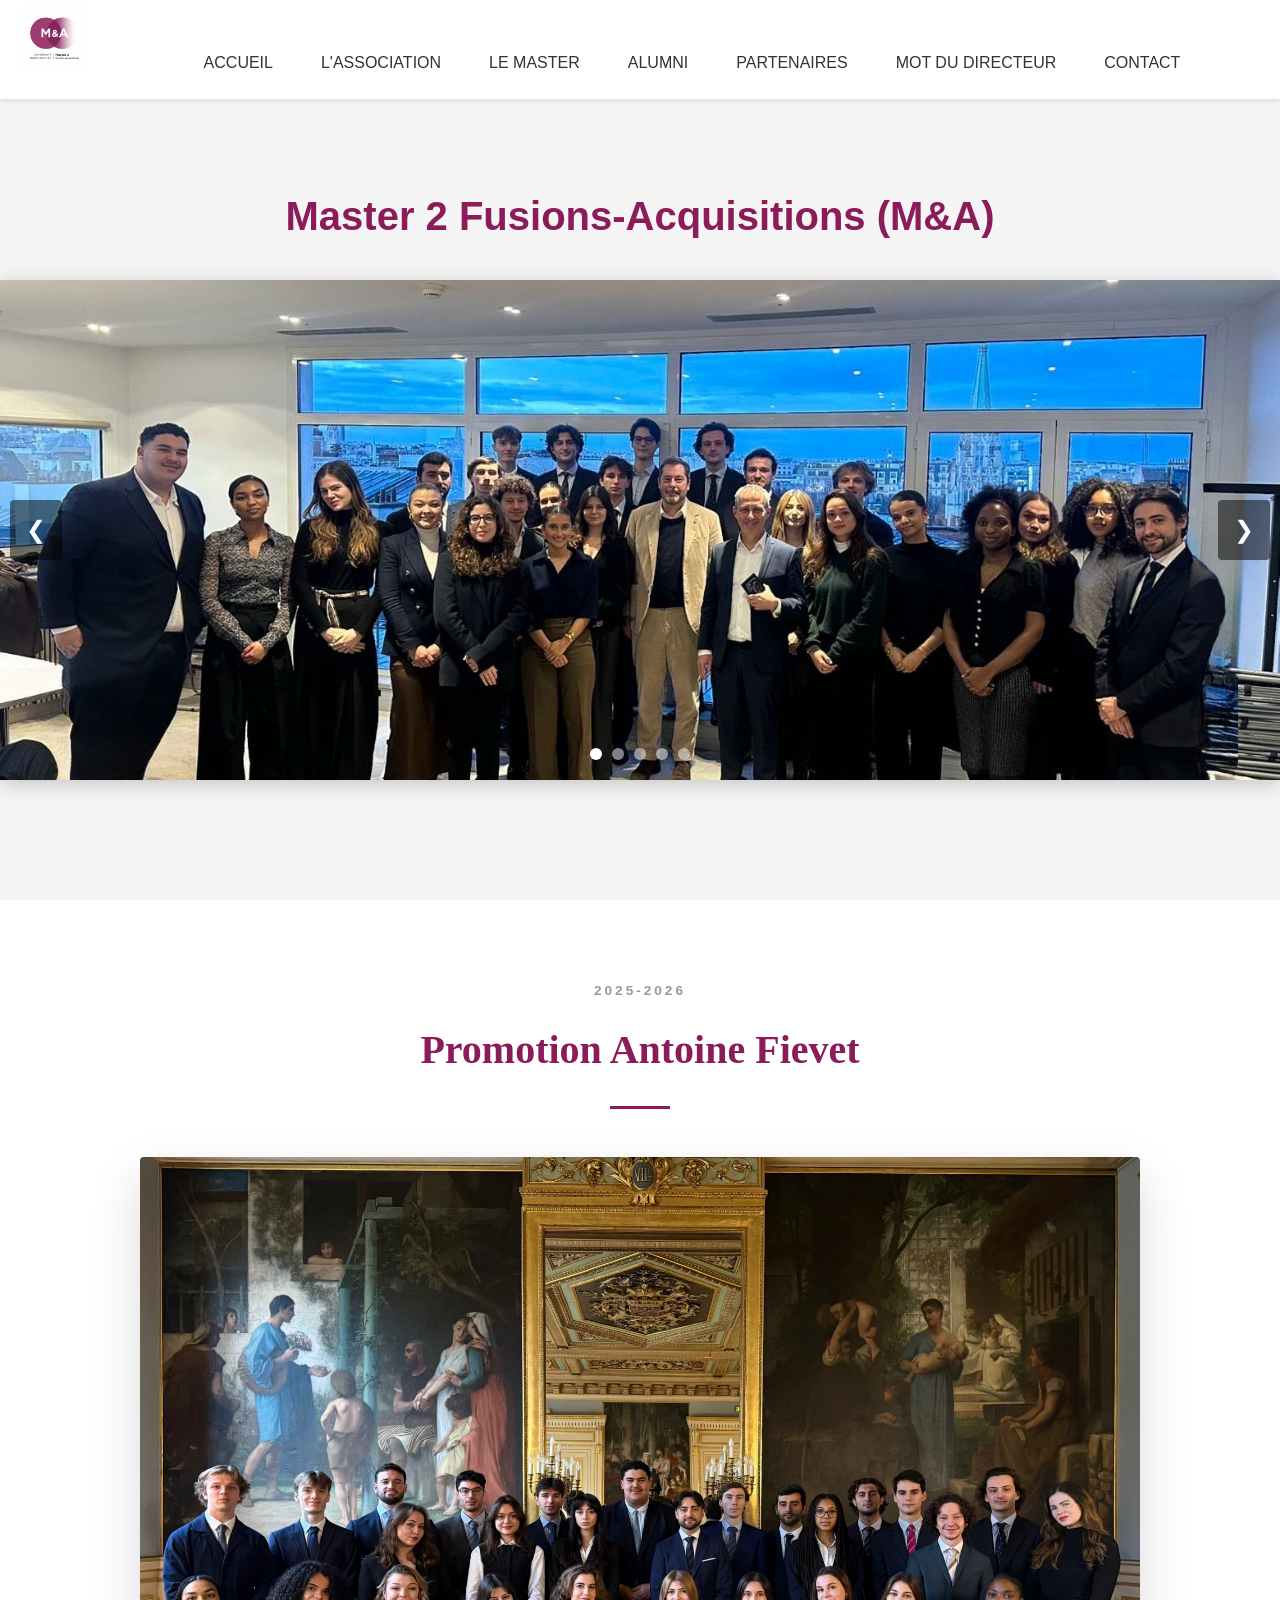
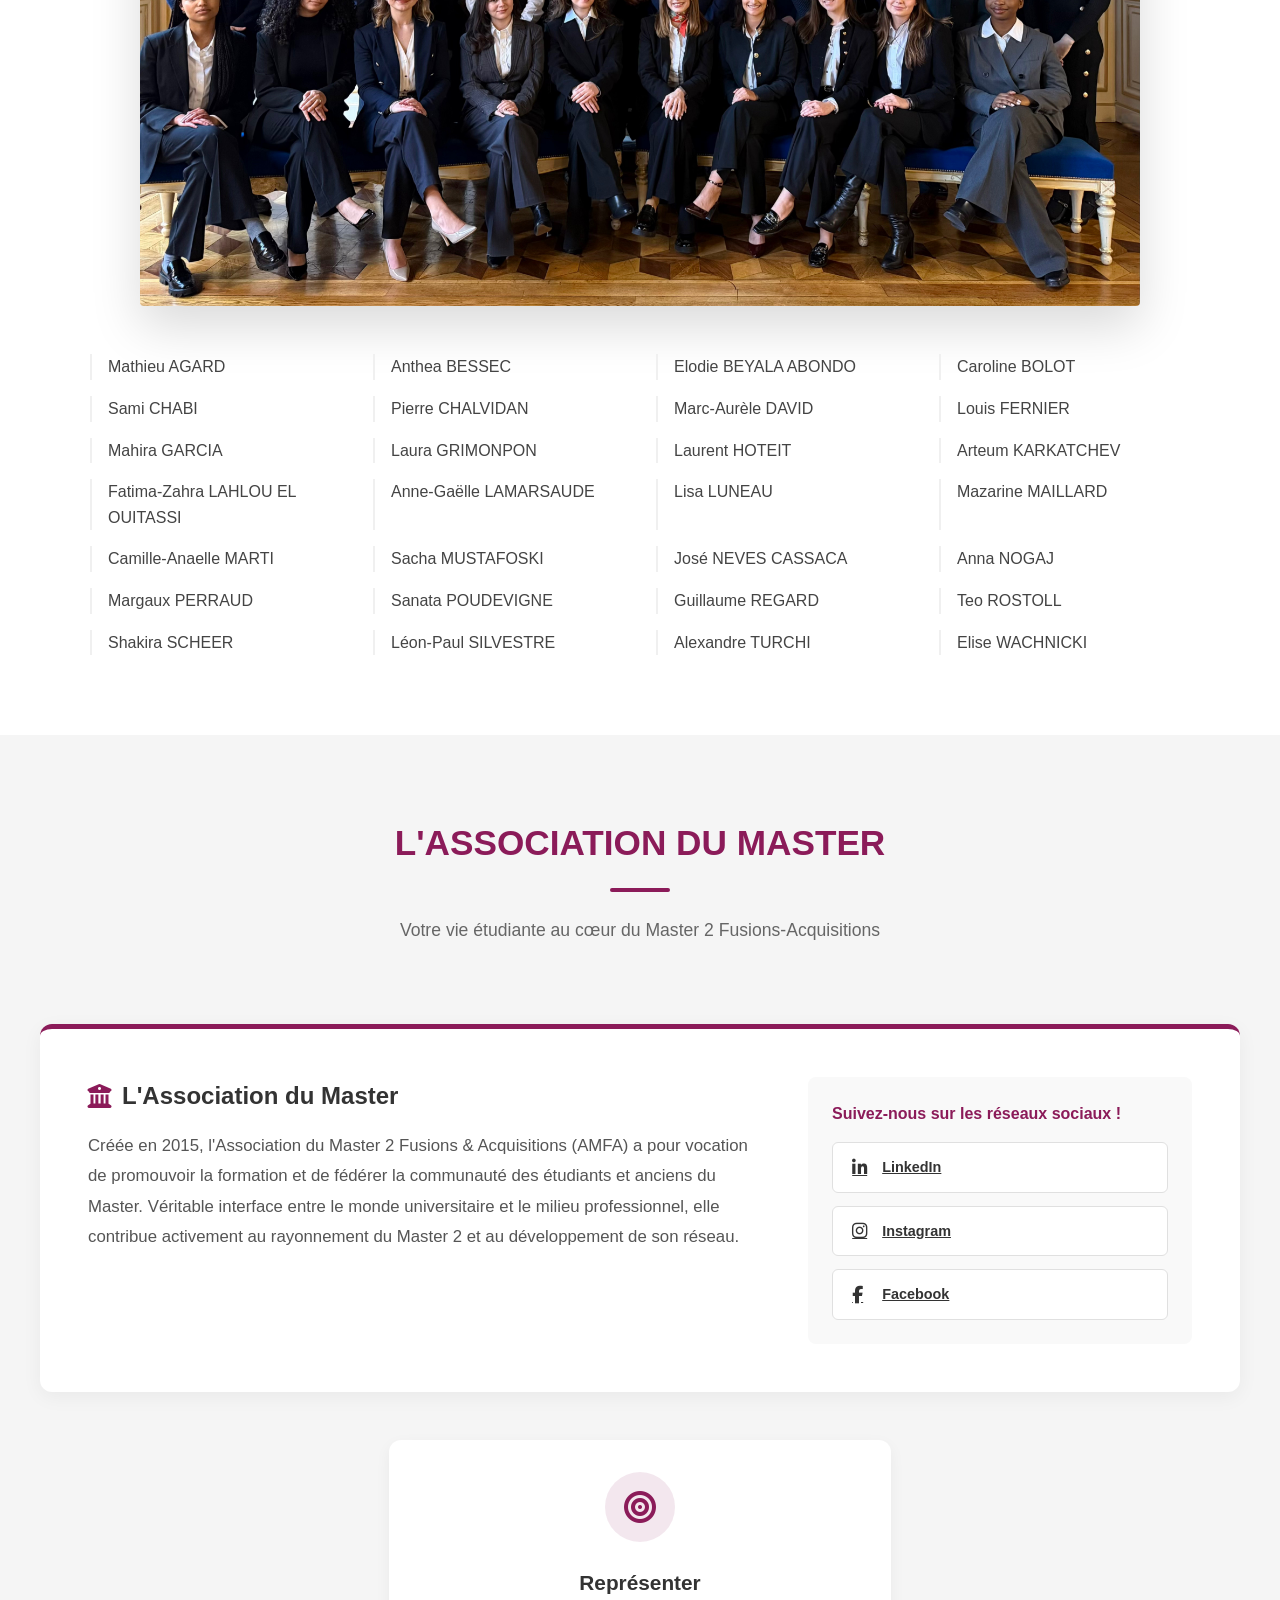
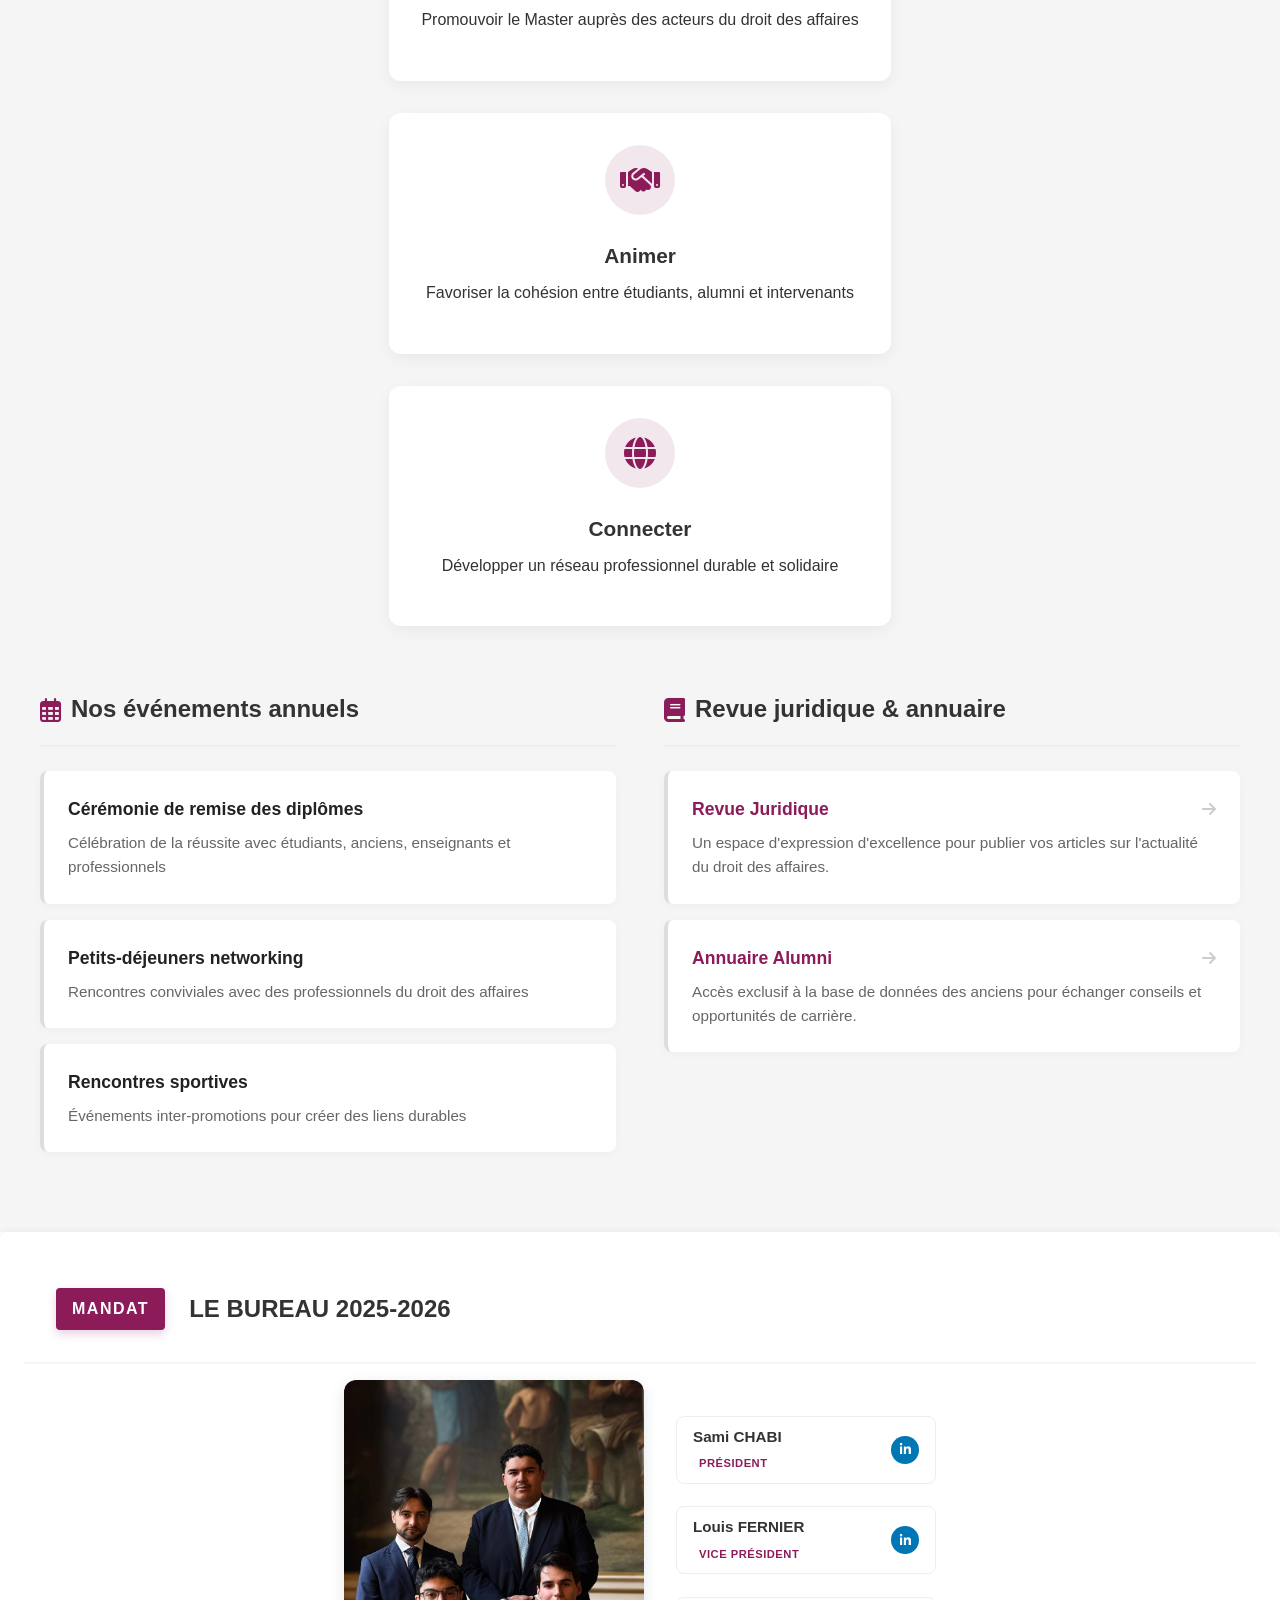
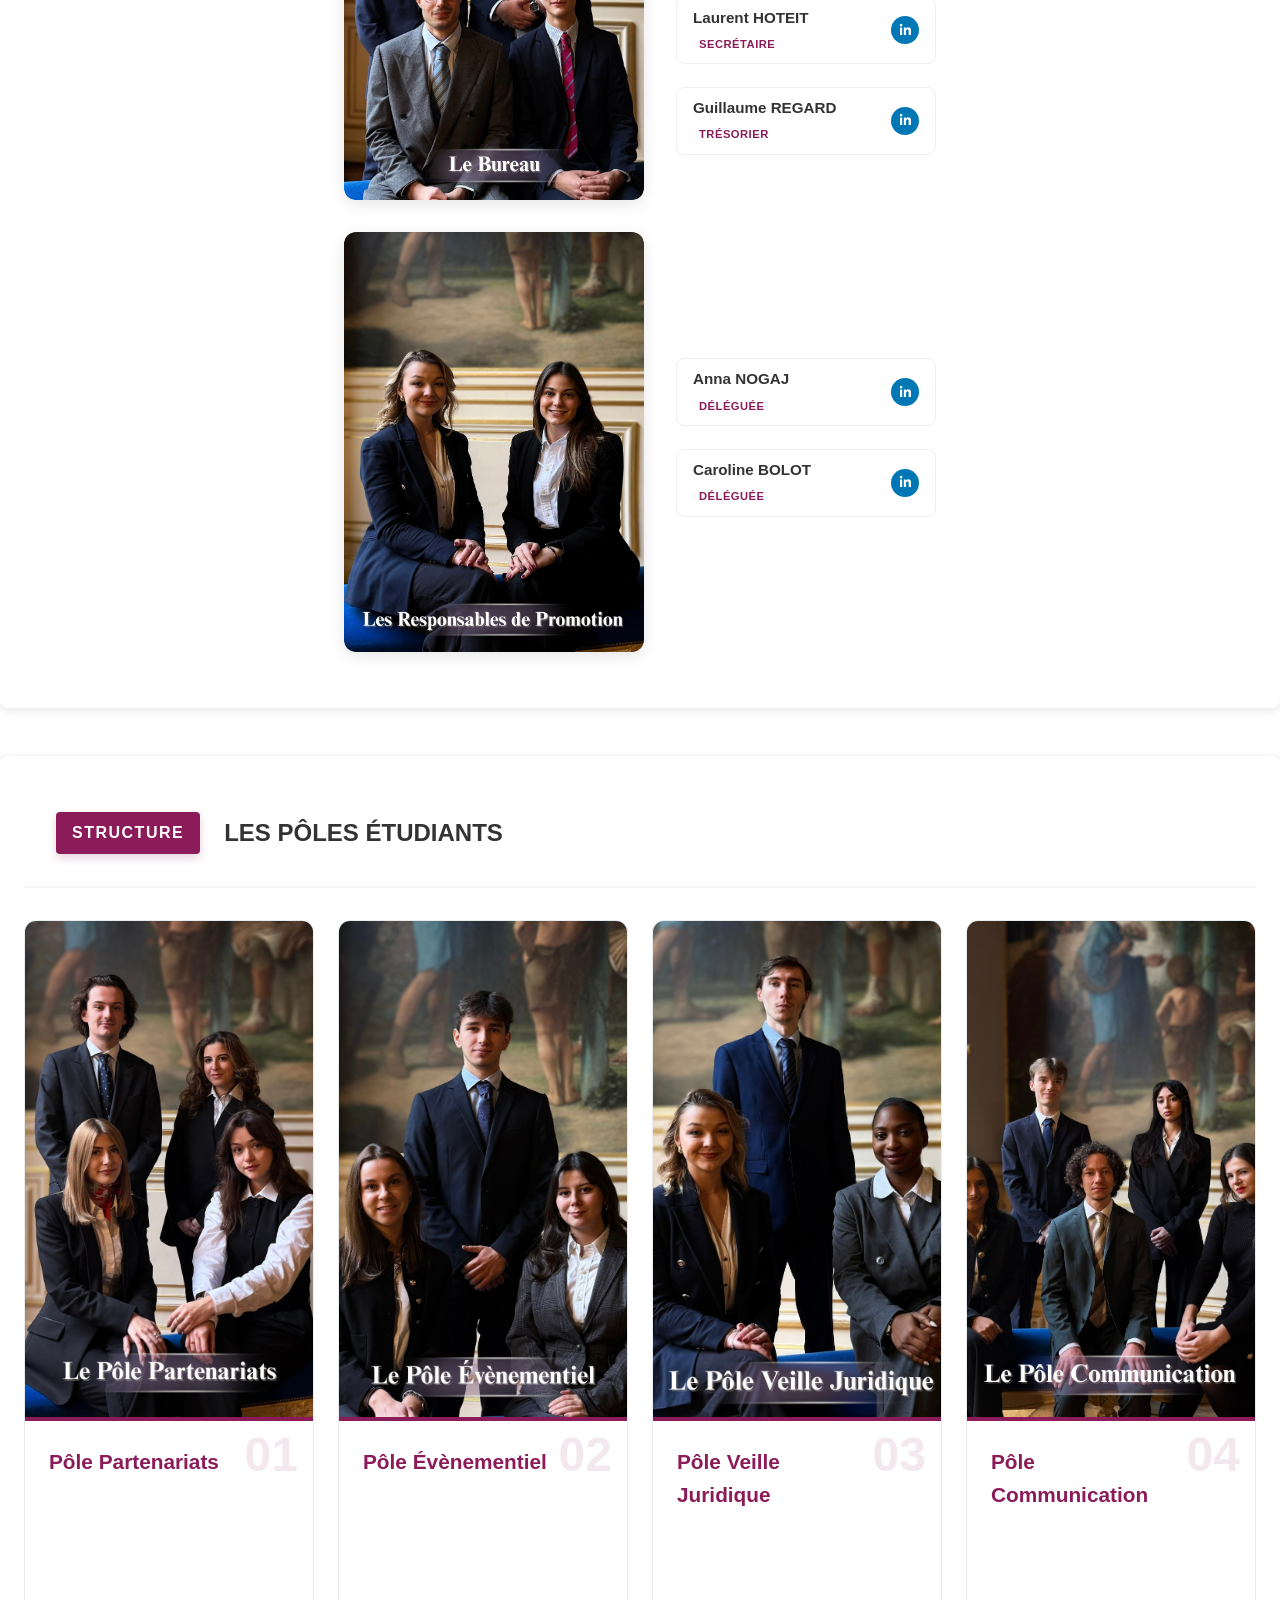
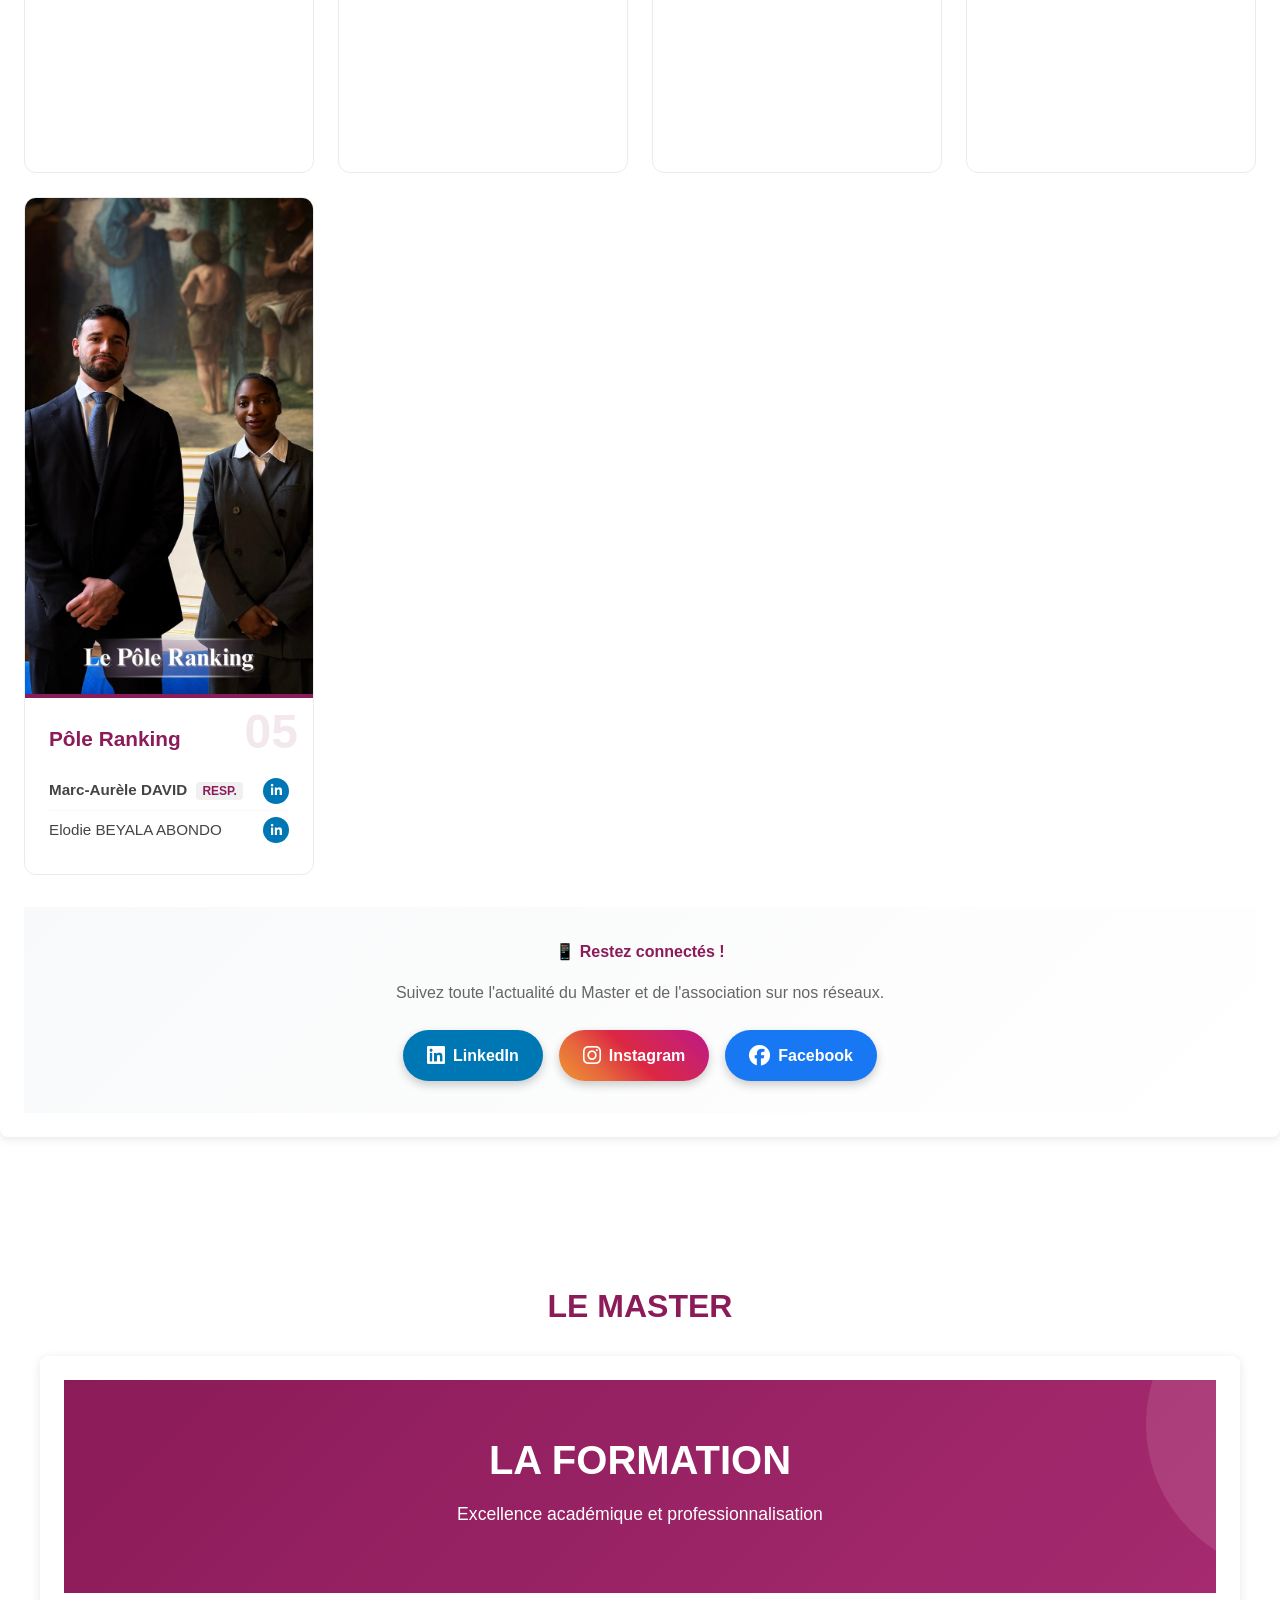
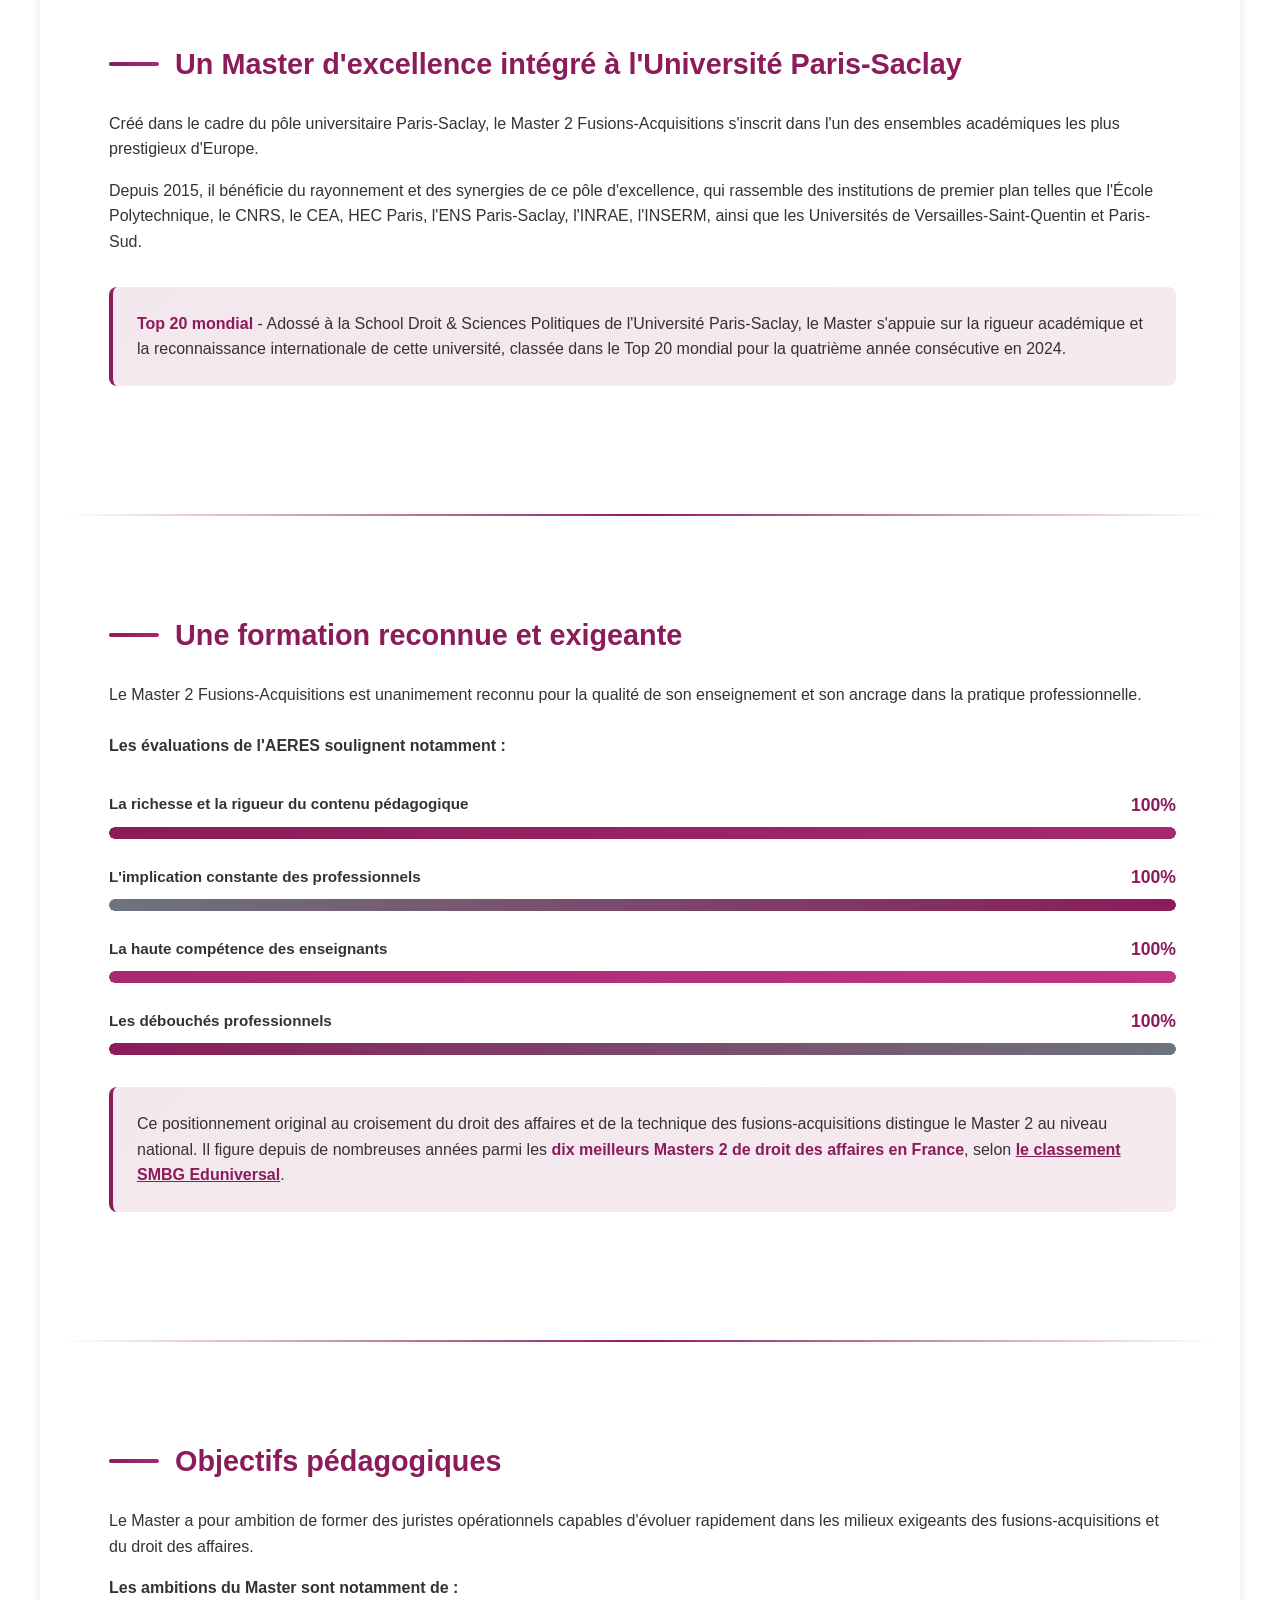
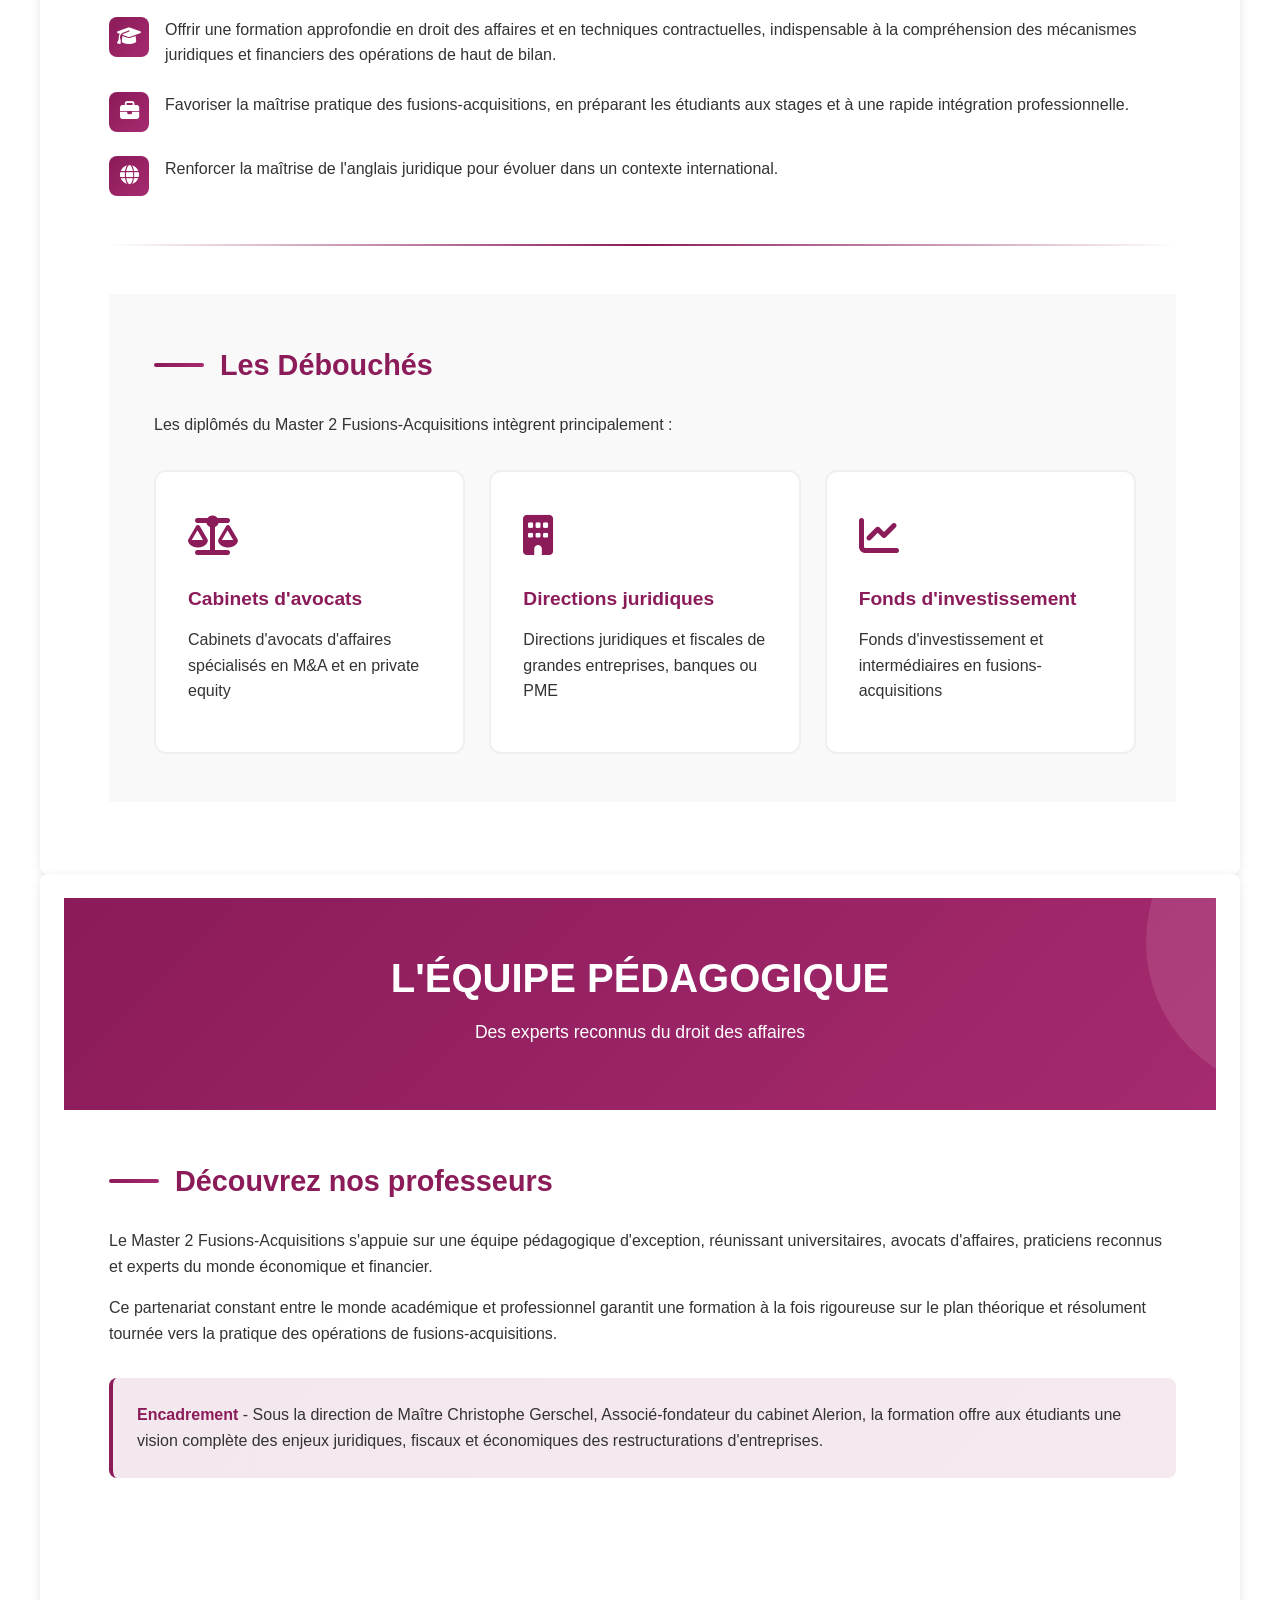
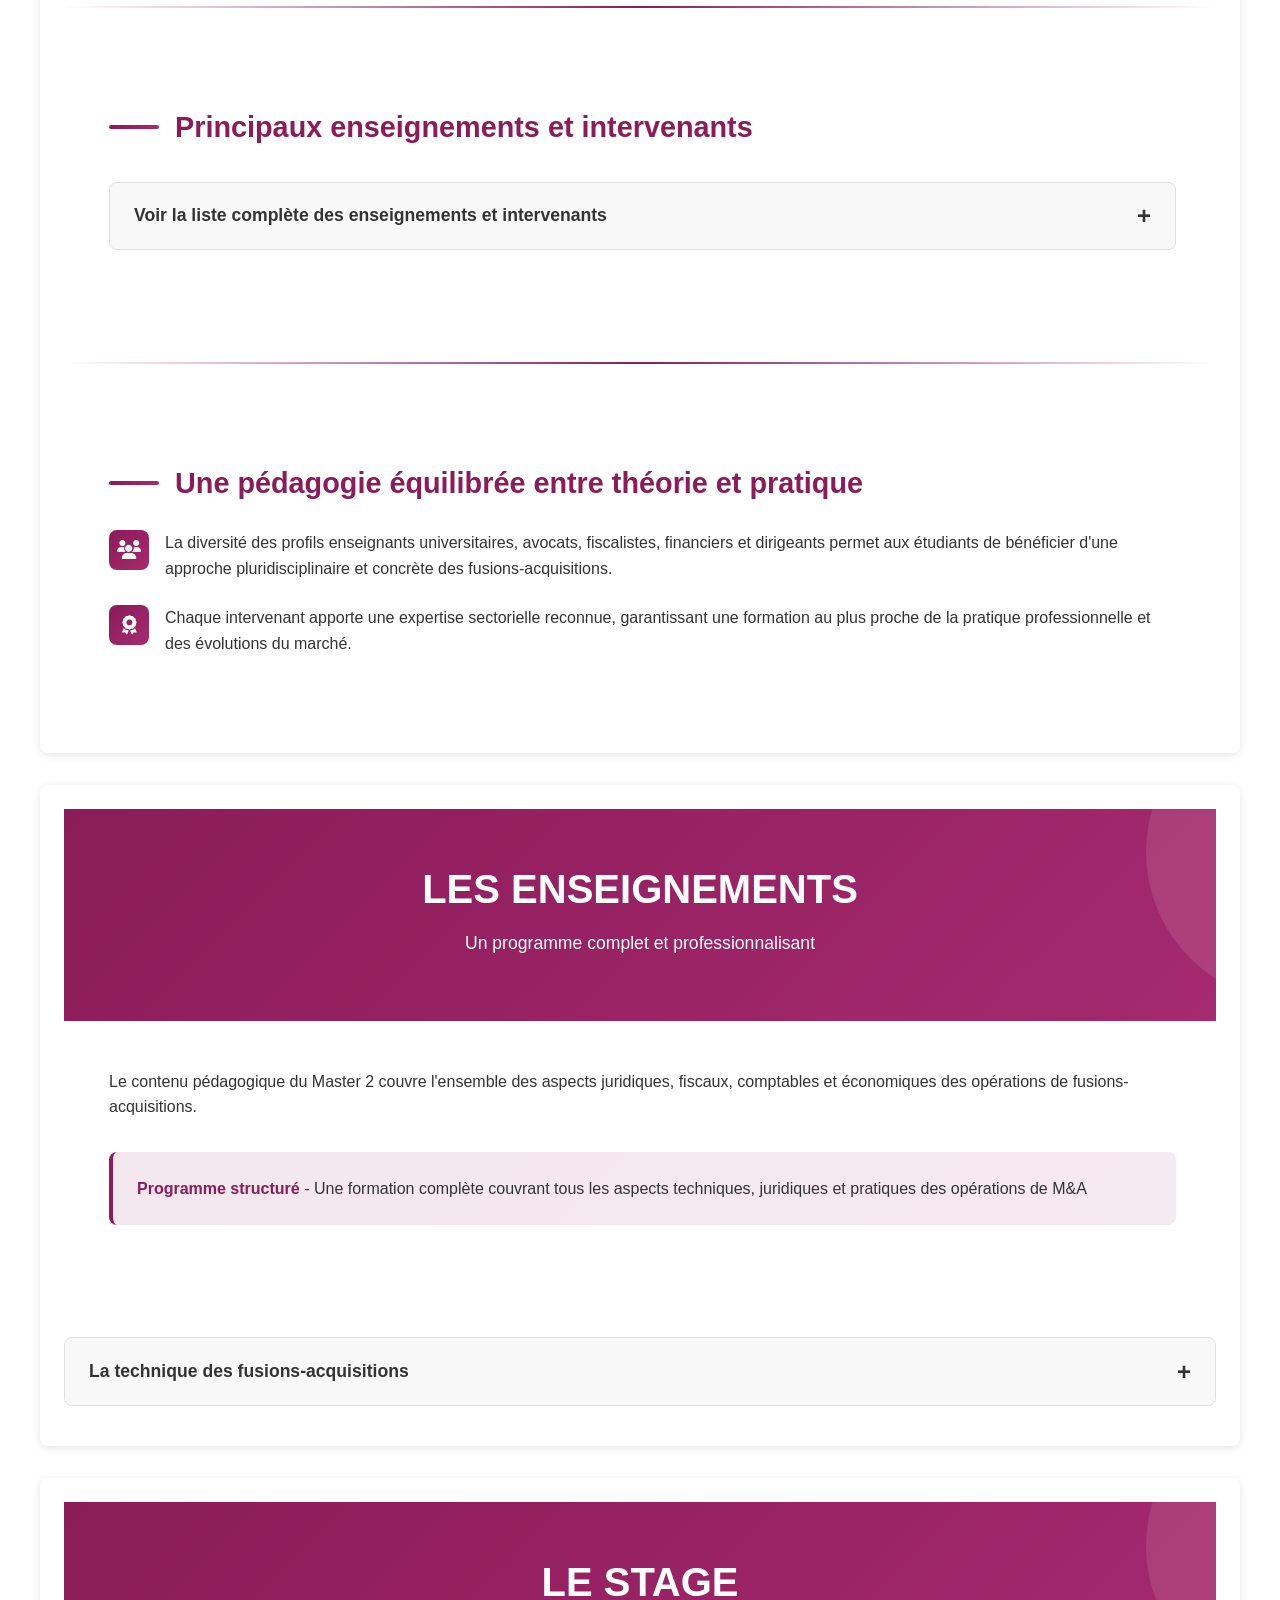
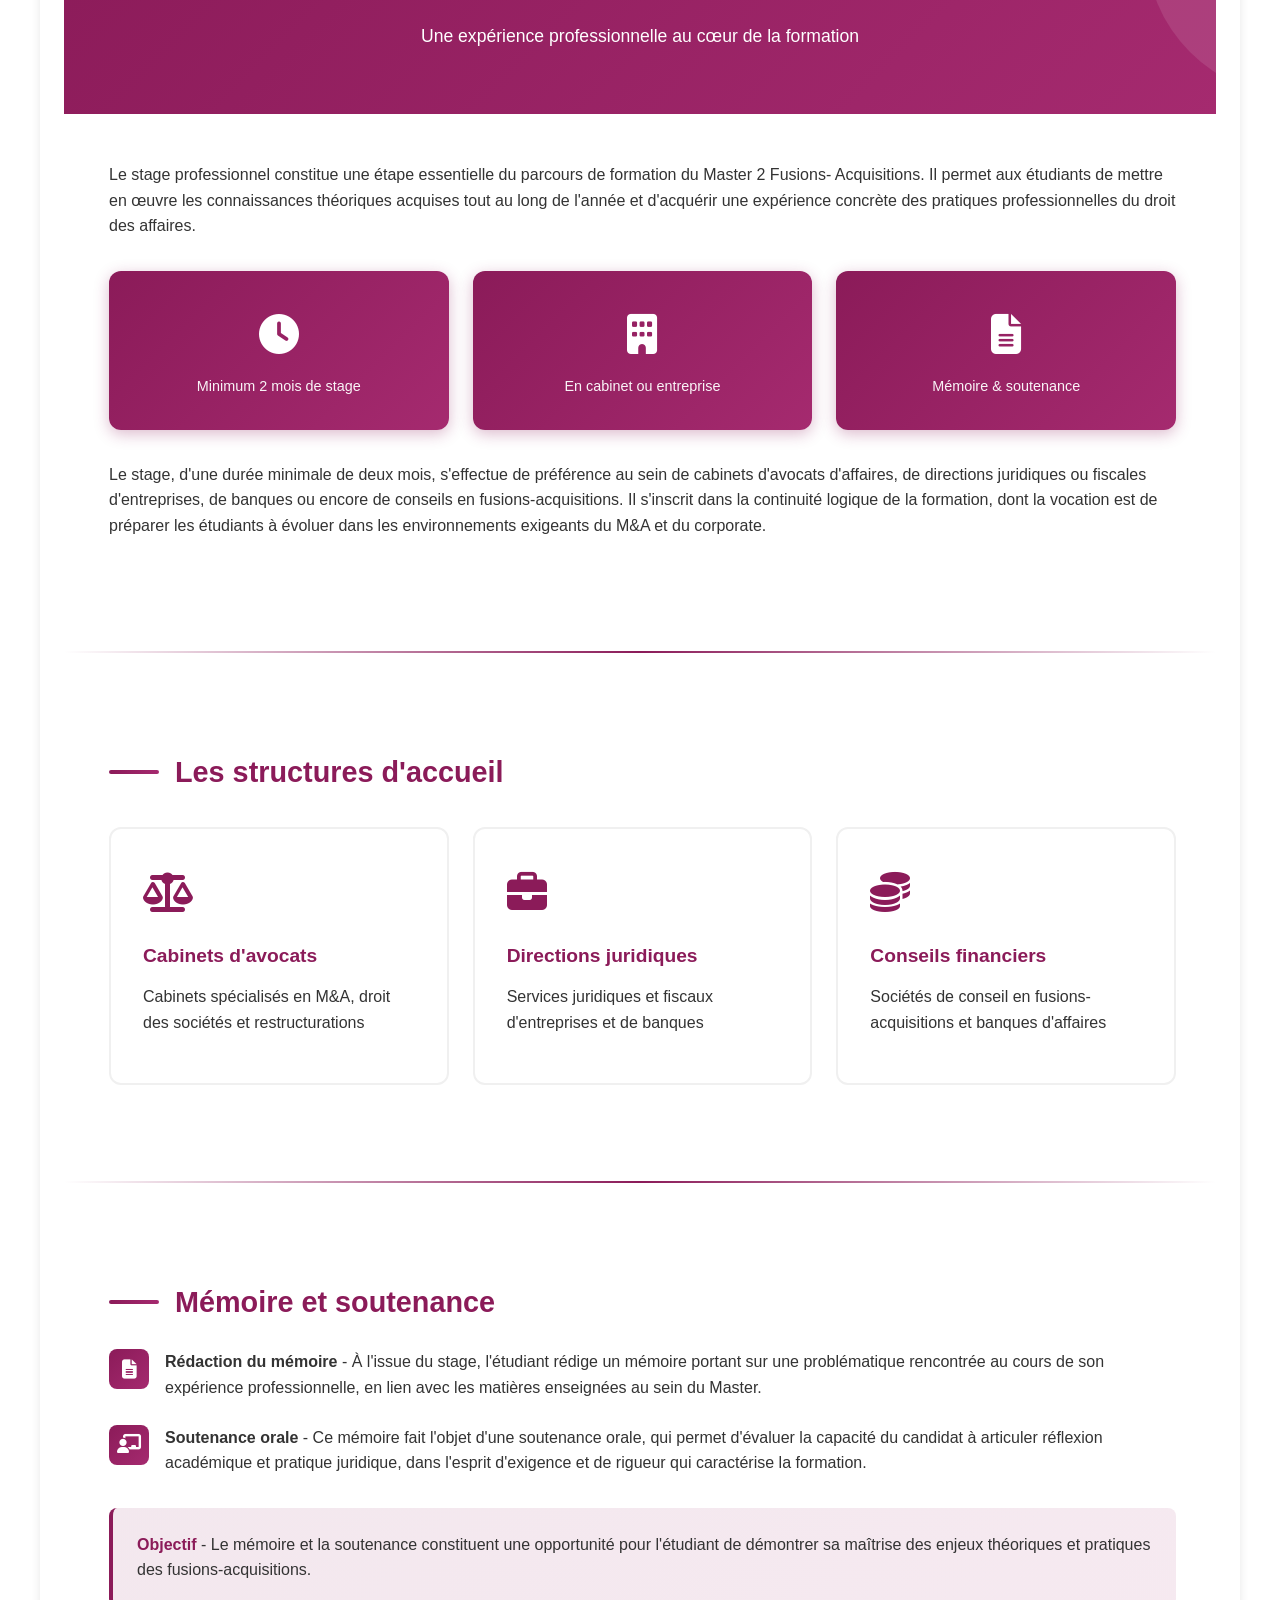
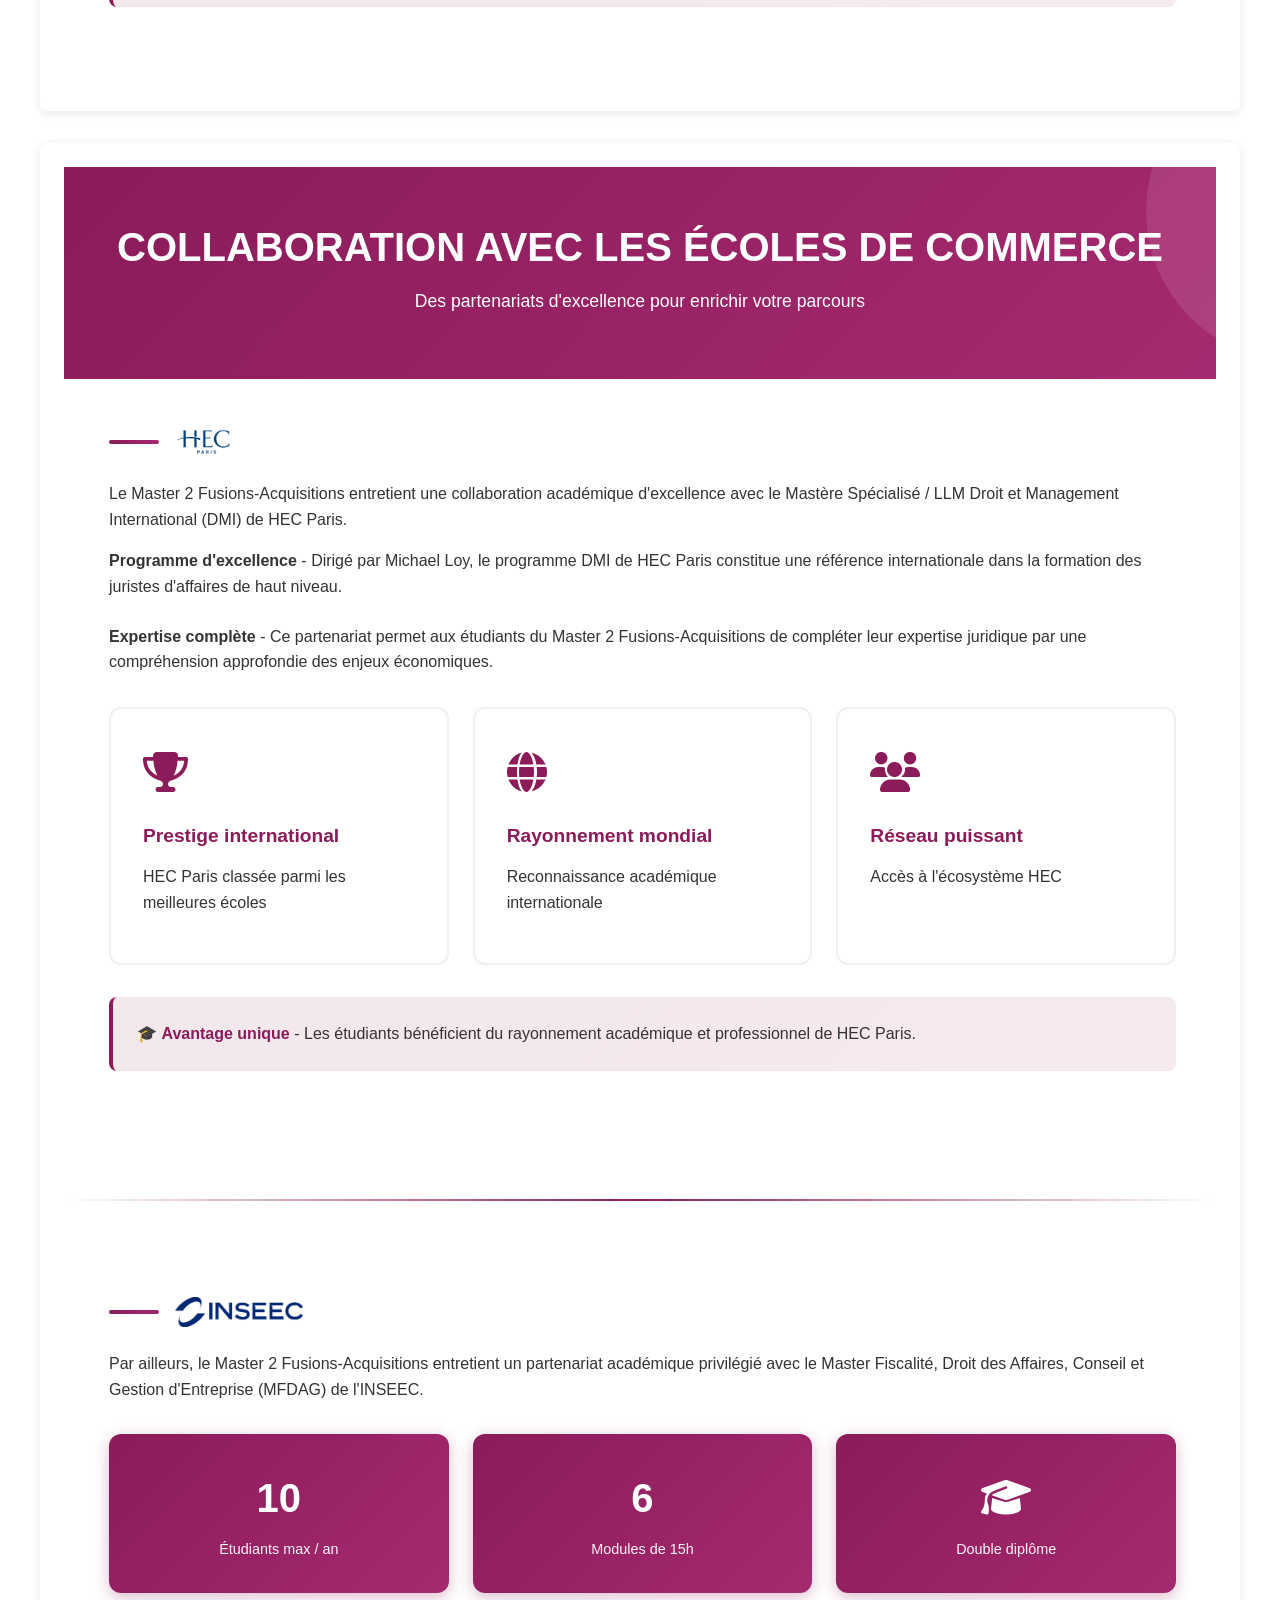
<file: index.html>
<!DOCTYPE html>
<html lang="fr">
<head>
    <meta charset="UTF-8">
    <meta name="viewport" content="width=device-width, initial-scale=1.0">
    
    <title>Master 2 Fusions Acquisitions (M&A) - Université Paris-Saclay</title>
    
    <meta name="description" content="Site officiel du Master 2 Fusions-Acquisitions (M&A) de l'Université Paris-Saclay. Découvrez le programme, le CV Book de la promotion, les débouchés et l'association AMFA.">
    
    <meta property="og:title" content="Master 2 Fusions Acquisitions - Paris Saclay">
    <meta property="og:description" content="Découvrez l'excellence du Master M&A de Saclay : équipe pédagogique, alumni et partenaires.">
    <meta property="og:image" content="https://votre-site.com/images/photoPromo2024-2025.jpg"> <meta property="og:url" content="https://votre-site.com/">
    <meta property="og:type" content="website">

    <link rel="stylesheet" href="style.css?v=2">
    <link rel="stylesheet" href="https://cdnjs.cloudflare.com/ajax/libs/font-awesome/6.4.0/css/all.min.css">
</head>
<body>
    <!-- Navigation -->
    <nav>
        <a href="#" class="logo-link">
            <img src="images/LogoEcole.png" alt="Logo M&A" class="logo">
        </a>
        <button class="menu-toggle" onclick="toggleMenu()">☰</button>
        <ul id="menu">
            <li><a href="#accueil" onclick="closeMenu()">ACCUEIL</a></li>
            
            <li class="dropdown">
                <a href="#association">L'ASSOCIATION</a>
                <ul class="submenu">
                    <li><a href="#association" onclick="closeMenu()">Présentation de l'Association</a></li>
                    <li><a href="#bureau" onclick="closeMenu()">Le Bureau</a></li>
                    <li><a href="#poles" onclick="closeMenu()">Les Pôles Étudiants</a></li>
                </ul>
            </li>

            <li class="dropdown">
                <a href="#master2">LE MASTER</a>
                <ul class="submenu">
                    <li><a href="#formation" onclick="closeMenu()">La Formation</a></li>
                    <li><a href="#enseignements" onclick="closeMenu()">Les Enseignements</a></li>
                    <li><a href="#equipe" onclick="closeMenu()">L'Equipe Pédagogique</a></li>
                    <li><a href="#stage" onclick="closeMenu()">Le Stage</a></li>
                    <li><a href="#collaboration" onclick="closeMenu()">Ecoles de commerce en collaboration</a></li>
                    <li><a href="#certification" onclick="closeMenu()">Certification AMF</a></li>
                    <li><a href="#classement" onclick="closeMenu()">Classement SMBG Eduniversal</a></li>
                    <li><a href="#admission" onclick="closeMenu()">Admission</a></li>
                    <li><a href="#green-sanctuaries" onclick="closeMenu()">Green Sanctuaries</a></li>
                    <li><a href="#the-bench" onclick="closeMenu()">The Bench</a></li>
                    <li><a href="#universite" onclick="closeMenu()">L'Université Paris Saclay</a></li>
                </ul>
            </li>
            
            <li class="dropdown">
                <a href="#alumni">ALUMNI</a>
                <ul class="submenu">
                    <li><a href="#promo2024" onclick="closeMenu()">Promo 2024-2025</a></li>
                    <li><a href="#promo2023" onclick="closeMenu()">Promo 2023-2024</a></li>
                    <li><a href="#promo2022" onclick="closeMenu()">Promo 2022-2023</a></li>
                    <li><a href="#promo2021" onclick="closeMenu()">Promo 2021-2022</a></li>
                    <li><a href="#promos-anterieures" onclick="closeMenu()">Promotions Antérieures</a></li>
                </ul>
            </li>
            
            <li class="dropdown">
                <a href="#entreprises">PARTENAIRES</a>
                <ul class="submenu">
                    <li><a href="#partenaire" onclick="closeMenu()">Devenir Partenaire</a></li>
                    <li><a href="#taxe" onclick="closeMenu()">Taxe d'apprentissage</a></li>
                </ul>
            </li>

            <li><a href="#directeur" onclick="closeMenu()">MOT DU DIRECTEUR</a></li>
            
            <li><a href="#contact" onclick="closeMenu()">CONTACT</a></li>
        </ul>
    </nav>

    <!-- Accueil -->
    <section id="accueil">
        <div class="container">
            <h1>Master 2 Fusions-Acquisitions (M&A)</h1>
        </div>

        <!-- Carrousel -->
        <div class="carousel">
            <div class="carousel-container">
                <div class="carousel-slide active">
                    <picture>
                        <source media="(max-width: 768px)" srcset="images/antoine-fievet.jpg">
                        <img src="images/antoine-fievet.jpg" alt="Antoine-Fievet">
                    </picture>
                </div>
                <div class="carousel-slide">
                    <picture>
                        <source media="(max-width: 768px)" srcset="images/August-Debouzy-mobile.jpg">
                        <img src="images/August-Debouzy.png" alt="August-Debouzy">
                    </picture>
                </div>
                <div class="carousel-slide">
                    <picture>
                        <source media="(max-width: 768px)" srcset="images/Gibson-Dunn-mobile.jpg">
                        <img src="images/Gibson-Dunn.png" alt="Moncey Avocats">
                    </picture>
                </div>
                <div class="carousel-slide">
                    <picture>
                        <source media="(max-width: 768px)" srcset="images/Grant-Thornton-Societe-Avocats-mobile.jpg">
                        <img src="images/Grant-Thornton-Societe-Avocats.png" alt="Moncey Avocats">
                    </picture>
                </div>
            </div>
            <div class="carousel-slide">
                    <picture>
                        <source media="(max-width: 768px)" srcset="images/Wagram-mobile.gif">
                        <img src="images/Wagram.png" alt="Wagram">
                    </picture>
                </div>
            
            <!-- Contrôles -->
            <button class="carousel-btn prev" onclick="changeSlide(-1)">❮</button>
            <button class="carousel-btn next" onclick="changeSlide(1)">❯</button>
            
            <!-- Indicateurs -->
            <div class="carousel-indicators">
                <span class="indicator active" onclick="goToSlide(0)"></span>
                <span class="indicator" onclick="goToSlide(1)"></span>
                <span class="indicator" onclick="goToSlide(2)"></span>
                <span class="indicator" onclick="goToSlide(3)"></span>
                <span class="indicator" onclick="goToSlide(4)"></span>
            </div>
        </div>
    </section>

    <!-- promo 2025-2026 -->
    <section id="promo-actuelle" class="promo-luxe-section">
    <div class="container">
        
        <div class="luxe-header">
            <span class="year-label">2025-2026</span>
            <h2>Promotion Antoine Fievet</h2>
            <div class="title-separator"></div>
        </div>

        <div class="promo-visual-frame">
            <img src="images/photoPromo2025-2026.JPEG" alt="Promotion Master 2 Fusions Acquisitions 2025-2026" loading="lazy">
        </div>

        <div class="promo-names-clean">
            <ul>
                <li>Mathieu AGARD</li>
                <li>Anthea BESSEC</li>
                <li>Elodie BEYALA ABONDO</li>
                <li>Caroline BOLOT</li>
                <li>Sami CHABI</li>
                <li>Pierre CHALVIDAN</li>
                <li>Marc-Aurèle DAVID</li>
                <li>Louis FERNIER</li>
                <li>Mahira GARCIA</li>
                <li>Laura GRIMONPON</li>
                <li>Laurent HOTEIT</li>
                <li>Arteum KARKATCHEV</li>
                <li>Fatima-Zahra LAHLOU EL OUITASSI</li>
                <li>Anne-Gaëlle LAMARSAUDE</li>
                <li>Lisa LUNEAU</li>
                <li>Mazarine MAILLARD</li>
                <li>Camille-Anaelle MARTI</li>
                <li>Sacha MUSTAFOSKI</li>
                <li>José NEVES CASSACA</li>
                <li>Anna NOGAJ</li>
                <li>Margaux PERRAUD</li>
                <li>Sanata POUDEVIGNE</li>
                <li>Guillaume REGARD</li>
                <li>Teo ROSTOLL</li>
                <li>Shakira SCHEER</li>
                <li>Léon-Paul SILVESTRE</li>
                <li>Alexandre TURCHI</li>
                <li>Elise WACHNICKI</li>
            </ul>
        </div>
    </div>
</section>

    <section id="association" class="section-gray">
    <div class="container">
        
        <div class="association-header-modern">
            <h2>L'ASSOCIATION DU MASTER</h2>
            <div class="header-line"></div>
            <p class="hero-subtitle">Votre vie étudiante au cœur du Master 2 Fusions-Acquisitions</p>
        </div>

        <div class="asso-main-card">
            <div class="asso-intro-text">
                <h3><i class="fas fa-university"></i> L'Association du Master</h3>
                <p>
                    Créée en 2015, l'Association du Master 2 Fusions & Acquisitions (AMFA) a pour vocation de promouvoir
                    la formation et de fédérer la communauté des étudiants et anciens du Master. Véritable interface entre
                    le monde universitaire et le milieu professionnel, elle contribue activement au rayonnement du Master 2
                    et au développement de son réseau.
                </p>
            </div>
            <div class="asso-social-side">
                <p>Suivez-nous sur les réseaux sociaux !</p>
                <div class="social-buttons">
                    <a href="https://www.linkedin.com/school/master-2-fusions-et-acquisitions-m-a/posts/?feedView=all" target="_blank" class="btn-social linkedin"><i class="fab fa-linkedin-in"></i> LinkedIn</a>
                    <a href="https://www.instagram.com/m2fusionsacquisitions/?hl=fr" target="_blank" class="btn-social instagram"><i class="fab fa-instagram"></i> Instagram</a>
                    <a href="https://www.facebook.com/m2fusacParisSaclay?locale=fr_FR" target="_blank" class="btn-social facebook"><i class="fab fa-facebook-f"></i> Facebook</a>
                </div>
            </div>
        </div>

        <div class="missions-container">
            <div class="mission-box">
                <div class="icon-circle"><i class="fas fa-bullseye"></i></div>
                <h4>Représenter</h4>
                <p>Promouvoir le Master auprès des acteurs du droit des affaires</p>
            </div>
            <div class="mission-box">
                <div class="icon-circle"><i class="fas fa-handshake"></i></div>
                <h4>Animer</h4>
                <p>Favoriser la cohésion entre étudiants, alumni et intervenants</p>
            </div>
            <div class="mission-box">
                <div class="icon-circle"><i class="fas fa-globe"></i></div>
                <h4>Connecter</h4>
                <p>Développer un réseau professionnel durable et solidaire</p>
            </div>
        </div>

        <div class="asso-split-content">
            
            <div class="content-col">
                <h3 class="col-title"><i class="far fa-calendar-alt"></i> Nos événements annuels</h3>
                <div class="event-cards-list">
                    <div class="info-card">
                        <h5>Cérémonie de remise des diplômes</h5>
                        <p>Célébration de la réussite avec étudiants, anciens, enseignants et professionnels</p>
                    </div>
                    <div class="info-card">
                        <h5>Petits-déjeuners networking</h5>
                        <p>Rencontres conviviales avec des professionnels du droit des affaires</p>
                    </div>
                    <div class="info-card">
                        <h5>Rencontres sportives</h5>
                        <p>Événements inter-promotions pour créer des liens durables</p>
                    </div>
                </div>
            </div>

            <div class="content-col">
                <h3 class="col-title"><i class="fas fa-book"></i> Revue juridique & annuaire</h3>
                <div class="resource-cards-list">
                    
                    <a href="revue.html" class="info-card highlight" style="text-decoration: none; display: block; color: inherit;">
                        <div class="card-top">
                            <h5>Revue Juridique</h5>
                            <i class="fas fa-arrow-right"></i>
                        </div>
                        <p>Un espace d'expression d'excellence pour publier vos articles sur l'actualité du droit des affaires.</p>
                    </a>
                    <div class="info-card highlight">
                        <div class="card-top">
                            <h5>Annuaire Alumni</h5>
                            <i class="fas fa-arrow-right"></i>
                        </div>
                        <p>Accès exclusif à la base de données des anciens pour échanger conseils et opportunités de carrière.</p>
                    </div>
                </div>
            </div>

        </div>

    </div>
</section>
                    
                        <!-- le bureau -->
                   <div id="bureau" class="subsection">
                    <div class="card asso-card">
                        <div class="asso-card-header clean-header">
                            <div class="amfa-badge">MANDAT</div>
                            <h3>Le Bureau 2025-2026</h3>
                        </div>

                        <div class="asso-content">
                            
                            <div class="bureau-split-container">
                                <div class="bureau-left-image">
                                    <img src="images/photo-groupe-bureau.jpg" alt="Le Bureau AMFA 2025-2026" loading="lazy">
                                </div>

                                <div class="bureau-right-list">
                                    <div class="membre-item">
                                        <div class="membre-details">
                                            <h4>Sami CHABI</h4>
                                            <span class="role-badge">Président</span>
                                        </div>
                                        <a href="https://www.linkedin.com/in/sami-chabi-3a9ab9286/" target="_blank" class="linkedin-btn-small"><i class="fab fa-linkedin-in"></i></a>
                                    </div>

                                    <div class="membre-item">
                                        <div class="membre-details">
                                            <h4>Louis FERNIER</h4>
                                            <span class="role-badge">Vice Président</span>
                                        </div>
                                        <a href="https://www.linkedin.com/in/louis-fernier-056615230/" target="_blank" class="linkedin-btn-small"><i class="fab fa-linkedin-in"></i></a>
                                    </div>

                                    <div class="membre-item">
                                        <div class="membre-details">
                                            <h4>Laurent HOTEIT</h4>
                                            <span class="role-badge">Secrétaire</span>
                                        </div>
                                        <a href="https://www.linkedin.com/in/lhoteit/" target="_blank" class="linkedin-btn-small"><i class="fab fa-linkedin-in"></i></a>
                                    </div>

                                    <div class="membre-item">
                                        <div class="membre-details">
                                            <h4>Guillaume REGARD</h4>
                                            <span class="role-badge">Trésorier</span>
                                        </div>
                                        <a href="https://www.linkedin.com/in/guillaume-regard-21999a2a3/" target="_blank" class="linkedin-btn-small"><i class="fab fa-linkedin-in"></i></a>
                                    </div>
                                </div>
                            </div>

                            <div class="bureau-split-container">
                                <div class="bureau-left-image">
                                    <img src="images/photo-responsables-promo.jpg" alt="Anna et Caroline - Responsables de Promo" loading="lazy">
                                </div>

                                <div class="bureau-right-list">
                                    <div class="membre-item">
                                        <div class="membre-details">
                                            <h4>Anna NOGAJ</h4>
                                            <span class="role-badge">Déléguée</span>
                                        </div>
                                        <a href="https://www.linkedin.com/in/anna-nogaj-4b4720260/" target="_blank" class="linkedin-btn-small"><i class="fab fa-linkedin-in"></i></a>
                                    </div>

                                    <div class="membre-item">
                                        <div class="membre-details">
                                            <h4>Caroline BOLOT</h4>
                                            <span class="role-badge">Déléguée</span>
                                        </div>
                                        <a href="https://www.linkedin.com/in/caroline-bolot-92b503268/" target="_blank" class="linkedin-btn-small"><i class="fab fa-linkedin-in"></i></a>
                                    </div>
                                </div>
                            </div>

                        </div>
                    </div>
                </div>

                    
                    <div id="poles" class="subsection">
    <div class="card asso-card">
        
        <div class="asso-card-header clean-header">
            <div class="amfa-badge">STRUCTURE</div>
            <h3>Les Pôles Étudiants</h3>
        </div>

        <div class="asso-content">
            <div class="poles-grid">
                
                <div class="pole-card">
                    <div class="pole-img-container">
                        <img src="images/pole-partenariats.jpg" alt="Équipe Pôle Partenariats" loading="lazy">
                    </div>
                    <div class="pole-content">
                        <div class="pole-number">01</div>
                        <h4>Pôle Partenariats</h4>
                        <ul class="pole-members-list">
                            <li>
                                <span><strong>Alexandre TURCHI</strong> <span class="role-tag">Co-Resp.</span></span>
                                <a href="https://www.linkedin.com/in/alexandre-turchi-4924b8209/" target="_blank" class="linkedin-mini"><i class="fab fa-linkedin-in"></i></a>
                            </li>
                            <li>
                                <span><strong>Mahira GARCIA</strong> <span class="role-tag">Co-Resp.</span></span>
                                <a href="https://www.linkedin.com/in/mahira-garcia/" target="_blank" class="linkedin-mini"><i class="fab fa-linkedin-in"></i></a>
                            </li>
                            <li>
                                <span>Fatima-Zara LAHLOU EL OUITASSI</span>
                                <a href="https://www.linkedin.com/in/fatima-zahra-lahlou-el-ouitassi-0b421917b/" target="_blank" class="linkedin-mini"><i class="fab fa-linkedin-in"></i></a>
                            </li>
                            <li>
                                <span>Anne-Gaëlle LAMARSAUDE</span>
                                <a href="https://www.linkedin.com/in/anne-ga%C3%ABlle-lamarsaude-05b866354/" target="_blank" class="linkedin-mini"><i class="fab fa-linkedin-in"></i></a>
                            </li>
                        </ul>
                    </div>
                </div>

                <div class="pole-card">
                    <div class="pole-img-container">
                        <img src="images/pole-evenementiel.jpg" alt="Équipe Pôle Évènementiel" loading="lazy">
                    </div>
                    <div class="pole-content">
                        <div class="pole-number">02</div>
                        <h4>Pôle Évènementiel</h4>
                        <ul class="pole-members-list">
                            <li>
                                <span><strong>Elise WACHNICKI</strong> <span class="role-tag">Resp.</span></span>
                                <a href="https://www.linkedin.com/in/elise-wachnicki-85a321234/" target="_blank" class="linkedin-mini"><i class="fab fa-linkedin-in"></i></a>
                            </li>
                            <li>
                                <span>Mathieu AGARD</span>
                                <a href="https://www.linkedin.com/in/mathieu-agard/" target="_blank" class="linkedin-mini"><i class="fab fa-linkedin-in"></i></a>
                            </li>
                            <li>
                                <span>Lisa LUNEAU</span>
                                <a href="https://www.linkedin.com/in/lisa-luneau-750197277/" target="_blank" class="linkedin-mini"><i class="fab fa-linkedin-in"></i></a>
                            </li>
                        </ul>
                    </div>
                </div>

                <div class="pole-card">
                    <div class="pole-img-container">
                        <img src="images/pole-veille-juridique.jpg" alt="Équipe Pôle Veille Juridique" loading="lazy">
                    </div>
                    <div class="pole-content">
                        <div class="pole-number">03</div>
                        <h4>Pôle Veille Juridique</h4>
                        <ul class="pole-members-list">
                            <li>
                                <span><strong>Elodie BEYALA ABONDO</strong> <span class="role-tag">Resp.</span></span>
                                <a href="https://www.linkedin.com/in/elodie-beyala-abondo-457573269/" target="_blank" class="linkedin-mini"><i class="fab fa-linkedin-in"></i></a>
                            </li>
                            <li>
                                <span>Arteum KARKATCHEV</span>
                                <a href="https://www.linkedin.com/in/arteum-karkatchev-26564039b/" target="_blank" class="linkedin-mini"><i class="fab fa-linkedin-in"></i></a>
                            </li>
                            <li>
                                <span>Anna NOGAJ</span>
                                <a href="https://www.linkedin.com/in/anna-nogaj-4b4720260/" target="_blank" class="linkedin-mini"><i class="fab fa-linkedin-in"></i></a>
                            </li>
                        </ul>
                    </div>
                </div>

                <div class="pole-card">
                    <div class="pole-img-container">
                        <img src="images/pole-communication.jpg" alt="Équipe Pôle Communication" loading="lazy">
                    </div>
                    <div class="pole-content">
                        <div class="pole-number">04</div>
                        <h4>Pôle Communication</h4>
                        <ul class="pole-members-list">
                            <li>
                                <span><strong>Mazarine MAILLARD</strong> <span class="role-tag">Resp.</span></span>
                                <a href="https://www.linkedin.com/in/mazarine-maillard-902b7b236/" target="_blank" class="linkedin-mini"><i class="fab fa-linkedin-in"></i></a>
                            </li>
                            <li>
                                <span>Pierre CHALVIDAN</span>
                                <a href="https://www.linkedin.com/in/pierre-chalvidan-815223398/" target="_blank" class="linkedin-mini"><i class="fab fa-linkedin-in"></i></a>
                            </li>
                            <li>
                                <span>Anthea BESSEC</span>
                                <a href="https://www.linkedin.com/in/antheabessec/" target="_blank" class="linkedin-mini"><i class="fab fa-linkedin-in"></i></a>
                            </li>
                            <li>
                                <span>Laura GRIMONPON</span>
                                <a href="https://www.linkedin.com/in/laura-grimonpon-a37720202/" target="_blank" class="linkedin-mini"><i class="fab fa-linkedin-in"></i></a>
                            </li>
                            <li>
                                <span>Teo ROSTOLL</span>
                                <a href="https://www.linkedin.com/in/t%C3%A9o-rostoll/" target="_blank" class="linkedin-mini"><i class="fab fa-linkedin-in"></i></a>
                            </li>
                        </ul>
                    </div>
                </div>

                <div class="pole-card">
                    <div class="pole-img-container">
                        <img src="images/pole-ranking.jpg" alt="Équipe Pôle Ranking" loading="lazy">
                    </div>
                    <div class="pole-content">
                        <div class="pole-number">05</div>
                        <h4>Pôle Ranking</h4>
                        <ul class="pole-members-list">
                            <li>
                                <span><strong>Marc-Aurèle DAVID</strong> <span class="role-tag">Resp.</span></span>
                                <a href="https://www.linkedin.com/in/marc-aur%C3%A8le-david-9265b1281/" target="_blank" class="linkedin-mini"><i class="fab fa-linkedin-in"></i></a>
                            </li>
                            <li>
                                <span>Elodie BEYALA ABONDO</span>
                                <a href="https://www.linkedin.com/in/elodie-beyala-abondo-457573269/" target="_blank" class="linkedin-mini"><i class="fab fa-linkedin-in"></i></a>
                            </li>
                        </ul>
                    </div>
                </div>
            
       

            </div> <div class="cta-social">
                <div class="cta-box">
                    <h4>📱 Restez connectés !</h4>
                    <p>Suivez toute l'actualité du Master et de l'association sur nos réseaux.</p>
                    <div class="social-links-asso">
                        <a href="https://www.linkedin.com/school/master-2-fusions-et-acquisitions-m-a/" target="_blank" class="social-btn linkedin"><i class="fab fa-linkedin"></i> LinkedIn</a>
                        <a href="https://www.instagram.com/m2fusionsacquisitions/?hl=fr" target="_blank" class="social-btn instagram"><i class="fab fa-instagram"></i> Instagram</a>
                        <a href="https://www.facebook.com/m2fusacParisSaclay?locale=fr_FR" target="_blank" class="social-btn facebook"><i class="fab fa-facebook"></i> Facebook</a>
                    </div>
                </div>
            </div>

        </div> </div> </div>
    

    <!-- Master 2 -->
    <section id="master2">
        <div class="container">
            <h2>LE MASTER</h2>
            
            <!-- Formation -->
            <div id="formation" class="subsection">
                <div class="card">
                    <div class="formation-header">
                        <h3>LA FORMATION</h3>
                        <p class="subtitle">Excellence académique et professionnalisation</p>
                    </div>

                    <div class="formation-content">
                        <!-- Section 1 -->
                        <div class="info-section">
                            <h4>Un Master d'excellence intégré à l'Université Paris-Saclay</h4>
                            
                            <p>Créé dans le cadre du pôle universitaire Paris-Saclay, le Master 2 Fusions-Acquisitions s'inscrit dans l'un des ensembles académiques les plus prestigieux d'Europe.</p>
                            
                            <p>Depuis 2015, il bénéficie du rayonnement et des synergies de ce pôle d'excellence, qui rassemble des institutions de premier plan telles que l'École Polytechnique, le CNRS, le CEA, HEC Paris, l'ENS Paris-Saclay, l'INRAE, l'INSERM, ainsi que les Universités de Versailles-Saint-Quentin et Paris-Sud.</p>

                            <div class="highlight-box">
                                <strong>Top 20 mondial</strong> - Adossé à la School Droit & Sciences Politiques de l'Université Paris-Saclay, le Master s'appuie sur la rigueur académique et la reconnaissance internationale de cette université, classée dans le Top 20 mondial pour la quatrième année consécutive en 2024.
                            </div>
                        </div>

                        <hr class="divider">

                        <!-- Section 2 -->
                        <div class="info-section">
                            <h4>Une formation reconnue et exigeante</h4>
                            
                            <p>Le Master 2 Fusions-Acquisitions est unanimement reconnu pour la qualité de son enseignement et son ancrage dans la pratique professionnelle.<br><br>
                            <strong>Les évaluations de l'AERES soulignent notamment :</strong> </p>

                            <div class="quality-metrics">
                                <div class="metric-bar">
                                    <div class="metric-label">
                                        <span> La richesse et la rigueur du contenu pédagogique</span>
                                        <span class="metric-value">100%</span>
                                    </div>
                                    <div class="progress-bar">
                                        <div class="progress-fill" style="width: 100%; background: linear-gradient(90deg, #8b1b59, #a52a6f);"></div>
                                    </div>
                                </div>

                                <div class="metric-bar">
                                    <div class="metric-label">
                                        <span> L'implication constante des professionnels</span>
                                        <span class="metric-value">100%</span>
                                    </div>
                                    <div class="progress-bar">
                                        <div class="progress-fill" style="width: 100%; background: linear-gradient(90deg, #6c757d, #8b1b59);"></div>
                                    </div>
                                </div>

                                <div class="metric-bar">
                                    <div class="metric-label">
                                        <span> La haute compétence des enseignants</span>
                                        <span class="metric-value">100%</span>
                                    </div>
                                    <div class="progress-bar">
                                        <div class="progress-fill" style="width: 100%; background: linear-gradient(90deg, #a52a6f, #c13584);"></div>
                                    </div>
                                </div>

                                <div class="metric-bar">
                                    <div class="metric-label">
                                        <span> Les débouchés professionnels</span>
                                        <span class="metric-value">100%</span>
                                    </div>
                                    <div class="progress-bar">
                                        <div class="progress-fill" style="width: 100%; background: linear-gradient(90deg, #8b1b59, #6c757d);"></div>
                                    </div>
                                </div>
                            </div>

                            <div class="highlight-box">
                                Ce positionnement original au croisement du droit des affaires et de la technique des fusions-acquisitions distingue le Master 2 au niveau national. Il figure depuis de nombreuses années parmi les <strong>dix meilleurs Masters 2 de droit des affaires en France</strong>, selon <a href="#classement" style="color: #8b1b59; font-weight: bold;">le classement SMBG Eduniversal</a>.
                            </div>
                        </div>

                        <hr class="divider">

                        <!-- Section 3 -->
                        <div class="info-section">
                            <h4>Objectifs pédagogiques</h4>
                            
                            <p>Le Master a pour ambition de former des juristes opérationnels capables d'évoluer rapidement dans les milieux exigeants des fusions-acquisitions et du droit des affaires.</p>

                           

                            <p><strong>Les ambitions du Master sont notamment de :</strong></p>

                            <div class="icon-text">
                                <div class="icon-wrapper"><i class="fas fa-graduation-cap"></i></div>
                                <div>
                                    Offrir une formation approfondie en droit des affaires et en techniques contractuelles, indispensable à la compréhension des mécanismes juridiques et financiers des opérations de haut de bilan.
                                </div>
                            </div>

                            <div class="icon-text">
                                <div class="icon-wrapper"><i class="fas fa-briefcase"></i></div>
                                <div>
                                    Favoriser la maîtrise pratique des fusions-acquisitions, en préparant les étudiants aux stages et à une rapide intégration professionnelle.
                                </div>
                            </div>

                            <div class="icon-text">
                                <div class="icon-wrapper"><i class="fas fa-globe"></i></div>
                                <div>
                                    Renforcer la maîtrise de l'anglais juridique pour évoluer dans un contexte international.
                                </div>
                            </div>

                        <hr class="divider">

                        <!-- Section 4 -->
                        <div class="info-section">
                            <h4>Les Débouchés</h4>
                            
                            <p>Les diplômés du Master 2 Fusions-Acquisitions intègrent principalement :</p>

                            <div class="cards-grid">
                                <div class="mini-card">
                                    <div class="icon"><i class="fas fa-balance-scale"></i></div>
                                    <h5>Cabinets d'avocats</h5>
                                    <p>Cabinets d'avocats d'affaires spécialisés en M&A et en private equity</p>
                                </div>

                                <div class="mini-card">
                                    <div class="icon"><i class="fas fa-building"></i></div>
                                    <h5>Directions juridiques</h5>
                                    <p>Directions juridiques et fiscales de grandes entreprises, banques ou PME</p>
                                </div>

                                <div class="mini-card">
                                    <div class="icon"><i class="fas fa-chart-line"></i></div>
                                    <h5>Fonds d'investissement</h5>
                                    <p>Fonds d'investissement et intermédiaires en fusions-acquisitions</p>
                                </div>
                            </div>
                        </div>
                    </div>
                </div>
            </div>

                        <!-- Équipe -->
            <div id="equipe" class="subsection">
                <div class="card">
                    <div class="equipe-header">
                        <h3>L'ÉQUIPE PÉDAGOGIQUE</h3>
                        <p class="subtitle">Des experts reconnus du droit des affaires</p>
                    </div>

                    <div class="equipe-content">
                        <div class="info-section">
                            <h4>Découvrez nos professeurs</h4>
                            
                            <p>
                                Le Master 2 Fusions-Acquisitions s'appuie sur une équipe pédagogique d'exception, réunissant
                                universitaires, avocats d'affaires, praticiens reconnus et experts du monde économique et financier.
                            </p>
                            
                            <p>
                                Ce partenariat constant entre le monde académique et professionnel garantit une formation à la fois
                                rigoureuse sur le plan théorique et résolument tournée vers la pratique des opérations de fusions-acquisitions.
                            </p>

                            <div class="highlight-box">
                                 <strong>Encadrement</strong> - Sous la direction de Maître Christophe Gerschel, Associé-fondateur du cabinet Alerion, la formation offre aux étudiants une vision complète des enjeux juridiques, fiscaux et économiques des restructurations d'entreprises.
                            </div>
                        </div>

                        <hr class="divider">

                        <div class="info-section">
                            <h4>Principaux enseignements et intervenants</h4>

                            <!-- Accordéon pour les enseignements -->
                            <div class="accordion-container">
                                <div class="accordion-item">
                                    <button class="accordion-header" onclick="toggleAccordion(this)">
                                        <span> Voir la liste complète des enseignements et intervenants</span>
                                        <span class="accordion-icon">+</span>
                                    </button>
                                    <div class="accordion-content">
                                        <ul>
                                            <li><strong>Fiscalité des restructurations</strong> – Christophe Gerschel, Directeur du Master 2 Fusions-Acquisitions, Associé-fondateur, Cabinet Alerion.</li>
                                            
                                            <li><strong>Droit des sociétés</strong>
                                                <ul style="margin-top: 0.5rem;">
                                                    <li>Droit des sociétés approfondi – Christophe Gerschel, Directeur du M2 FUSAC, Associé-fondateur, Cabinet Alerion</li>
                                                    <li>Fusions, fusions simplifiées et TUP – Antoine Rousseau, Associé</li>
                                                    <li>Corporate – Céline Milenkovic, Juriste-Counsel, Cabinet Alerion</li>
                                                    <li>Garantie d'actif et de passif – Philippe Balaÿ, Avocat Associé, Cabinet Inlo</li>
                                                </ul>
                                            </li>
                                            
                                            <li><strong>American Legal Overview of Mergers and Acquisitions in the US</strong> – XX</li>
                                            
                                            <li><strong>Roadmap in Mergers and Acquisitions</strong> – Alain Zahlan de Cayetti, conseil en stratégie et conseil juridique (Emirats), intervenant à Paris Sorbonne University of Abu Dhabi, Arbitre, Médiateur et ancien Avocat aux Barreau de Paris et de Luxembourg</li>
                                            
                                            <li><strong>Techniques de négociation juridique</strong> – Alain de Zahlan de Cayetti</li>
                                            
                                            <li><strong>Droit des marchés financiers</strong> - Olivier Guignon, Associé, Alantra</li>
                                            
                                            <li><strong>Droit de la concurrence</strong> – Catherine Robin, Associée, Cabinet Alerion</li>
                                            
                                            <li><strong>Les restructurations en droit social</strong> – Quentin Keraval, Avocat collaborateur, Bignon Lebray</li>
                                            
                                            <li><strong>Garantie et sociétés</strong> – Pierre-François Cuif, Maître de conférences à l'Université d'Évry-Val d'Essonne, Directeur juridique du CRIDON</li>
                                            
                                            <li><strong>Les fusions et acquisitions à l'international</strong>
                                                <ul style="margin-top: 0.5rem;">
                                                    <li>Fusions et acquisitions en droit - Olivier Chambord, Associé, Morgan Lewis & Bockius LLP</li>
                                                    <li>Aspects internationaux des fusions et acquisitions internationales – Christophe Gerschel</li>
                                                </ul>
                                            </li>
                                            
                                            <li><strong>Droit pénal des affaires</strong> - Caroline Lacroix, Maître de Conférences à l'Université d'Evry-Val-d'Essonne</li>
                                            
                                            <li><strong>Procédures collectives</strong> - Marie-Elisabeth Mathieu, Etude Notariale 137 Notaires</li>
                                            
                                            <li><strong>Comptabilité des restructurations</strong> - Didier Saintot, Associé, KPMG Corporate Finance</li>
                                            
                                            <li><strong>Les opérations de LBO</strong>
                                                <ul style="margin-top: 0.5rem;">
                                                    <li>LBO côté financier – Anne Sarah, Edel, Juriste, Société Générale</li>
                                                    <li>LBO capital-investissement– Arnaud Levasseur, Associé, Cabinet Pinot de Villechenon & Associés.</li>
                                                </ul>
                                            </li>

                                            <li><strong>Pratiques des Modes Alternatifs de Règlements des Différends</strong> - Alain Zahlan de Cayetti</li>
                                            
                                            <li><strong>Due diligence</strong> - Louis Neret, Avocat, Neret Avocats</li>
                                            
                                            <li><strong>Ateliers de recherche de stage</strong> - Maxime Le Fauconnier, Ancien étudiant M2</li>
                                            
                                            <li><strong>Marché du droit</strong> - Marie Gallois, cabinet de recrutement, spécialisée dans les juristes et avocats</li>
                                            
                                            <li><strong>Droit des start-up</strong> - Serge Rosenzweig, Avocat associé, Yooner Avocats</li>
                                            
                                            <li><strong>Initiation à la fiscalité des prix de transfert</strong> - Mickaël Duquenne, Avocat collaborateur, Grant Thornton Société d'Avocats</li>
                                        </ul>
                                    </div>
                                </div>
                            </div>
                        </div>

                        <hr class="divider">

                        <div class="info-section">
                            <h4>Une pédagogie équilibrée entre théorie et pratique</h4>
                            
                            <div class="icon-text">
                                <div class="icon-wrapper"><i class="fas fa-users"></i></div>
                                <div>
                                    La diversité des profils enseignants universitaires, avocats, fiscalistes, financiers et dirigeants permet aux étudiants de bénéficier d'une approche pluridisciplinaire et concrète des fusions-acquisitions.
                                </div>
                            </div>

                            <div class="icon-text">
                                <div class="icon-wrapper"><i class="fas fa-award"></i></div>
                                <div>
                                    Chaque intervenant apporte une expertise sectorielle reconnue, garantissant une formation au plus proche de la pratique professionnelle et des évolutions du marché.
                                </div>
                            </div>
                        </div>
                    </div>
                </div>
            </div>

            <!-- Enseignements -->
            <div id="enseignements" class="subsection">
                <div class="card">
                    <div class="enseignements-header">
                        <h3>LES ENSEIGNEMENTS</h3>
                        <p class="subtitle">Un programme complet et professionnalisant</p>
                    </div>

                    <div class="enseignements-content">
                        <div class="info-section">
                            <p>
                                Le contenu pédagogique du Master 2 couvre l'ensemble des aspects juridiques, fiscaux, comptables et
                                économiques des opérations de fusions-acquisitions.
                            </p>

                            <div class="highlight-box">
                                 <strong>Programme structuré</strong> - Une formation complète couvrant tous les aspects techniques, juridiques et pratiques des opérations de M&A
                            </div>
                        </div>

                        <!-- Accordéon principal -->
                        <div class="accordion-container">
                            <div class="accordion-item">
                                <button class="accordion-header" onclick="toggleAccordion(this)">
                                    <span> La technique des fusions-acquisitions</span>
                                    <span class="accordion-icon">+</span>
                                </button>
                                <div class="accordion-content">
                                    
                                    <!-- Sous-accordéon 1 -->
                                    <div class="accordion-item sub-accordion">
                                        <button class="accordion-header sub-header" onclick="toggleAccordion(this)">
                                            <span> La transmission des actifs</span>
                                            <span class="accordion-icon">+</span>
                                        </button>
                                        <div class="accordion-content">
                                            <ul>
                                                <li>Achat/ Vente des actifs</li>
                                                <li>Fusion et fusion simplifiée</li>
                                                <li>Dissolution – confusion (TUP)</li>
                                                <li>Transmission à titre gratuit</li>
                                            </ul>
                                        </div>
                                    </div>

                                    <!-- Sous-accordéon 2 -->
                                    <div class="accordion-item sub-accordion">
                                        <button class="accordion-header sub-header" onclick="toggleAccordion(this)">
                                            <span> La transmission des sociétés</span>
                                            <span class="accordion-icon">+</span>
                                        </button>
                                        <div class="accordion-content">
                                            <ul>
                                                <li>Achat-vente de titres</li>
                                                <li>Roadmap</li>
                                                <li>Due diligence</li>
                                                <li>Négociation</li>
                                                <li>Documentation SPA-GAP</li>
                                                <li>Closing - post closing</li>
                                                <li>Augmentation et réduction de capital</li>
                                                <li>Transferts temporaires</li>
                                                <li>Private equity</li>
                                                <li>LBO</li>
                                                <li>Opérations de marché sur les titres</li>
                                            </ul>
                                        </div>
                                    </div>

                                    <!-- Sous-accordéon 3 -->
                                    <div class="accordion-item sub-accordion">
                                        <button class="accordion-header sub-header" onclick="toggleAccordion(this)">
                                            <span> Les acteurs des fusions-acquisitions</span>
                                            <span class="accordion-icon">+</span>
                                        </button>
                                        <div class="accordion-content">
                                            <ul>
                                                <li>Les sociétés</li>
                                                <li>Le corporate (secrétariat juridique)</li>
                                                <li>Les avocats d'affaires</li>
                                                <li>Les administrateurs judiciaires</li>
                                                <li>Les marchés (opérateurs, autorités)</li>
                                                <li>Les auditeurs, commissaires aux apports et aux avantages particuliers, experts-comptables</li>
                                                <li>Les banques et les banques d'affaires</li>
                                            </ul>
                                        </div>
                                    </div>

                                    <!-- Sous-accordéon 4 -->
                                    <div class="accordion-item sub-accordion">
                                        <button class="accordion-header sub-header" onclick="toggleAccordion(this)">
                                            <span> L'environnement des fusions-acquisitions</span>
                                            <span class="accordion-icon">+</span>
                                        </button>
                                        <div class="accordion-content">
                                            <ul>
                                                <li>La pratique de l'anglais dans les FUSAC</li>
                                                <li>L'environnement international des cessions et des fusions</li>
                                                <li>Conséquences des FUSAC sur le droit du travail</li>
                                                <li>La fiscalité des FUSAC</li>
                                                <li>L'environnement pénal des FUSAC</li>
                                                <li>La comptabilité des FUSAC</li>
                                                <li>Les procédures collectives</li>
                                                <li>Le règlement des conflits en matière de FUSAC</li>
                                                <li>Le risque concurrence dans une opération de fusion-acquisition, droit des concentrations notions</li>
                                            </ul>
                                        </div>
                                    </div>

                                </div>
                            </div>
                        </div>
                    </div>
                </div>
            </div>
            
                        <!-- Stage -->
            <div id="stage" class="subsection">
                <div class="card">
                    <div class="stage-header">
                        <h3>LE STAGE</h3>
                        <p class="subtitle">Une expérience professionnelle au cœur de la formation</p>
                    </div>

                    <div class="stage-content">
                        <div class="info-section">
                            <p>
                                Le stage professionnel constitue une étape essentielle du parcours de formation du Master 2 Fusions-
                                Acquisitions. Il permet aux étudiants de mettre en œuvre les connaissances théoriques acquises tout au
                                long de l'année et d'acquérir une expérience concrète des pratiques professionnelles du droit des affaires.
                            </p>

                            <div class="stats-container" style="margin: 2rem 0;">
                                <div class="stat-box">
                                    <div class="number"><i class="fas fa-clock"></i></div>
                                    <div class="label">Minimum 2 mois de stage</div>
                                </div>
                                <div class="stat-box">
                                    <div class="number"><i class="fas fa-building"></i></div>
                                    <div class="label">En cabinet ou entreprise</div>
                                </div>
                                <div class="stat-box">
                                    <div class="number"><i class="fas fa-file-alt"></i></div>
                                    <div class="label">Mémoire & soutenance</div>
                                </div>
                            </div>

                            <p>
                                Le stage, d'une durée minimale de deux mois, s'effectue de préférence au sein de cabinets d'avocats
                                d'affaires, de directions juridiques ou fiscales d'entreprises, de banques ou encore de conseils en
                                fusions-acquisitions. Il s'inscrit dans la continuité logique de la formation, dont la vocation est de
                                préparer les étudiants à évoluer dans les environnements exigeants du M&A et du corporate.
                            </p>
                        </div>

                        <hr class="divider">

                        <div class="info-section">
                            <h4>Les structures d'accueil</h4>

                            <div class="cards-grid">
                                <div class="mini-card">
                                    <div class="icon"><i class="fas fa-balance-scale"></i></div>
                                    <h5>Cabinets d'avocats</h5>
                                    <p>Cabinets spécialisés en M&A, droit des sociétés et restructurations</p>
                                </div>

                                <div class="mini-card">
                                    <div class="icon"><i class="fas fa-briefcase"></i></div>
                                    <h5>Directions juridiques</h5>
                                    <p>Services juridiques et fiscaux d'entreprises et de banques</p>
                                </div>

                                <div class="mini-card">
                                    <div class="icon"><i class="fas fa-coins"></i></div>
                                    <h5>Conseils financiers</h5>
                                    <p>Sociétés de conseil en fusions-acquisitions et banques d'affaires</p>
                                </div>
                            </div>
                        </div>

                        <hr class="divider">

                        <div class="info-section">
                            <h4>Mémoire et soutenance</h4>
                            
                            <div class="icon-text">
                                <div class="icon-wrapper"><i class="fas fa-file-alt"></i></div>
                                <div>
                                    <strong>Rédaction du mémoire</strong> - À l'issue du stage, l'étudiant rédige un mémoire portant sur une problématique rencontrée au cours de son expérience professionnelle, en lien avec les matières enseignées au sein du Master.
                                </div>
                            </div>

                            <div class="icon-text">
                                <div class="icon-wrapper"><i class="fas fa-chalkboard-teacher"></i></div>
                                <div>
                                    <strong>Soutenance orale</strong> - Ce mémoire fait l'objet d'une soutenance orale, qui permet d'évaluer la capacité du candidat à articuler réflexion académique et pratique juridique, dans l'esprit d'exigence et de rigueur qui caractérise la formation.
                                </div>
                            </div>

                            <div class="highlight-box">
                                 <strong>Objectif</strong> - Le mémoire et la soutenance constituent une opportunité pour l'étudiant de démontrer sa maîtrise des enjeux théoriques et pratiques des fusions-acquisitions.
                            </div>
                        </div>
                    </div>
                </div>
            </div>
            

            <!-- collaboration -->
            <div id="collaboration" class="subsection">
    <div class="card">
        <div class="collaboration-header">
            <h3>COLLABORATION AVEC LES ÉCOLES DE COMMERCE</h3>
            <p class="subtitle">Des partenariats d'excellence pour enrichir votre parcours</p>
        </div>

        <div class="collaboration-content">
            
            <div class="info-section">
                <h4>
                    <img src="images/HEC_Paris.png.png" alt="Logo HEC Paris" class="logo-collab">
                </h4>
                
                <p>
                    Le Master 2 Fusions-Acquisitions entretient une collaboration académique d'excellence avec le
                    Mastère Spécialisé / LLM Droit et Management International (DMI) de HEC Paris.
                </p>

                <div class="icon-text">
                    <div>
                        <strong>Programme d'excellence</strong> - Dirigé par Michael Loy, le programme DMI de HEC Paris constitue une référence internationale dans la formation des juristes d'affaires de haut niveau.
                    </div>
                </div>

                <div class="icon-text">
                    <div>
                        <strong>Expertise complète</strong> - Ce partenariat permet aux étudiants du Master 2 Fusions-Acquisitions de compléter leur expertise juridique par une compréhension approfondie des enjeux économiques.
                    </div>
                </div>

                <div class="cards-grid">
                    <div class="mini-card">
                        <div class="icon"><i class="fas fa-trophy"></i></div>
                        <h5>Prestige international</h5>
                        <p>HEC Paris classée parmi les meilleures écoles</p>
                    </div>

                    <div class="mini-card">
                        <div class="icon"><i class="fas fa-globe"></i></div>
                        <h5>Rayonnement mondial</h5>
                        <p>Reconnaissance académique internationale</p>
                    </div>

                    <div class="mini-card">
                        <div class="icon"><i class="fas fa-users"></i></div>
                        <h5>Réseau puissant</h5>
                        <p>Accès à l'écosystème HEC</p>
                    </div>
                </div>

                <div class="highlight-box">
                     🎓 <strong>Avantage unique</strong> - Les étudiants bénéficient du rayonnement académique et professionnel de HEC Paris.
                </div>
            </div>

            <hr class="divider">

            <div class="info-section">
                <h4>
                    <img src="images/LogoInseec.png" alt="Logo INSEEC" class="logo-collab">
                </h4>
                
                <p>
                    Par ailleurs, le Master 2 Fusions-Acquisitions entretient un partenariat académique privilégié avec le Master
                    Fiscalité, Droit des Affaires, Conseil et Gestion d'Entreprise (MFDAG) de l'INSEEC.
                </p>

                <div class="stats-container" style="margin: 2rem 0;">
                    <div class="stat-box">
                        <div class="number">10</div>
                        <div class="label">Étudiants max / an</div>
                    </div>
                    <div class="stat-box">
                        <div class="number">6</div>
                        <div class="label">Modules de 15h</div>
                    </div>
                    <div class="stat-box">
                        <div class="number"><i class="fas fa-graduation-cap"></i></div>
                        <div class="label">Double diplôme</div>
                    </div>
                </div>

                <div class="icon-text">
                    <div>
                        <strong>Formation complémentaire</strong> - Jusqu'à dix étudiants peuvent intégrer le programme MFDAG de l'INSEEC chaque année pour suivre six modules spécifiques.
                    </div>
                </div>

                <div class="icon-text">
                    <div>
                        <strong>Frais réduits</strong> - Les étudiants bénéficient de tarifs préférentiels grâce au partenariat.
                    </div>
                </div>

                <div class="highlight-box">
                    🎓 <strong>Double diplôme</strong> - Obtention du Master 2 de l'Université Paris-Saclay ET du Master spécialisé MFDAG de l'INSEEC.
                </div>
            </div>

        </div>
    </div>
</div>

            <!-- Certification -->
            <div id="certification" class="subsection">
                <div class="card">
                    <div class="certification-header">
                        <h3>LA CERTIFICATION AMF</h3>
                        <p class="subtitle">Une reconnaissance professionnelle valorisante</p>
                    </div>

                    <div class="certification-content">
                        <div class="info-section">
                            <p>
                                Le Master 2 Fusions-Acquisitions offre aux étudiants la possibilité de préparer la certification de
                                l'Autorité des marchés financiers (AMF), reconnue comme une référence dans le secteur financier.
                            </p>

                            <div class="highlight-box">
                                 <strong>Volontariat</strong> - Cette certification, proposée sur la base du volontariat et accessible dès le premier semestre, permet aux étudiants d'approfondir leurs connaissances des marchés financiers et de la réglementation applicable aux acteurs de la place.
                            </div>
                        </div>

                        <hr class="divider">

                        <div class="info-section">
                            <h4>Les avantages de la certification AMF</h4>

                            <div class="cards-grid">
                                <div class="mini-card">
                                    <div class="icon"><i class="fas fa-chart-line"></i></div>
                                    <h5>Avantage concurrentiel</h5>
                                    <p>Un atout majeur pour se démarquer sur le marché du travail</p>
                                </div>

                                <div class="mini-card">
                                    <div class="icon"><i class="fas fa-door-open"></i></div>
                                    <h5>Ouverture professionnelle</h5>
                                    <p>Accès facilité aux carrières en droit boursier et marchés de capitaux</p>
                                </div>

                                <div class="mini-card">
                                    <div class="icon"><i class="fas fa-award"></i></div>
                                    <h5>Reconnaissance sectorielle</h5>
                                    <p>Certification reconnue par tous les établissements financiers</p>
                                </div>
                            </div>
                        </div>
                    </div>
                </div>

            <!-- Classement -->
            <div id="classement" class="subsection">
                <div class="card">
                    <div class="classement-header">
                        <h3>CLASSEMENT SMBG EDUNIVERSAL</h3>
                        <p class="subtitle">Une reconnaissance d'excellence nationale</p>
                    </div>

                    <div class="classement-content">
                        <div class="info-section">
                            <div class="ranking-showcase">
                                <div class="ranking-badge">
                                    <div class="badge-circle">
                                        <div class="badge-text">
                                            <span class="badge-label">TOP</span>
                                            <span class="badge-number">10</span>
                                        </div>
                                    </div>
                                    <p class="badge-subtitle">Masters Droit des Affaires en France</p>
                                </div>
                                
                                <div class="ranking-info">
                                    <h4>Excellence reconnue depuis plusieurs années</h4>
                                    <p>
                                        Le Master 2 Fusions-Acquisitions figure régulièrement parmi les <strong>10 meilleurs Masters de droit des affaires en France</strong> selon le classement SMBG Eduniversal, référence incontournable de l'enseignement supérieur français.
                                    </p>
                                </div>
                            </div>
                        </div>

                        <hr class="divider">

                        <div class="highlight-box" style="text-align: center; margin-top: 2rem;">
                            🔗 <strong>En savoir plus</strong><br>
                            Consultez le classement complet sur <a href="https://www.meilleurs-masters.com/master-droit-des-affaires/universite-paris-saclay-universite-d-evry-m2-fusions-acquisitions.html" target="_blank" style="color: #8b1b59; font-weight: bold;">Eduniversal</a>
                        </div>
                    </div>
                </div>
            </div>
            
            <!-- Admission -->
            <div id="admission" class="subsection">
                <div class="card">
                    <div class="admission-header">
                        <h3>ADMISSION</h3>
                        <p class="subtitle">Rejoignez l'excellence du Master 2 Fusions-Acquisitions</p>
                    </div>

                    <div class="admission-content">
                        <div class="info-section">
                            <div class="highlight-box" style="text-align: center; font-size: 1.1rem;">
                                 <strong>Période de candidatures pour la plateforme E-CANDIDAT</strong><br>
                                Du 2026 au 2026
                            </div>
                        </div>

                        <hr class="divider">

                        <div class="info-section">
                            <h4>Profil requis</h4>
                            
                            <p>
                                Le Master 2 Fusions-Acquisitions s'adresse aux étudiants titulaires d'un Master 1 en droit, français ou
                                européen, ayant acquis une solide formation juridique générale et, de préférence, suivi des
                                enseignements en droit des affaires.
                            </p>

                            <div class="cards-grid">
                                <div class="mini-card">
                                    <div class="icon"><i class="fas fa-book"></i></div>
                                    <h5>Formation juridique</h5>
                                    <p>Master 1 en droit (français ou européen) avec une solide base académique</p>
                                </div>

                                <div class="mini-card">
                                    <div class="icon"><i class="fas fa-balance-scale"></i></div>
                                    <h5>Spécialisation</h5>
                                    <p>De préférence, enseignements suivis en droit des affaires</p>
                                </div>

                                <div class="mini-card">
                                    <div class="icon"><i class="fas fa-star"></i></div>
                                    <h5>Excellence académique</h5>
                                    <p>Résultats solides et cohérence du parcours antérieur</p>
                                </div>
                            </div>
                        </div>

                        <hr class="divider">

                        <div class="info-section">
                            <h4>Connaissances requises</h4>
                            
                            <p>
                                Le candidat doit justifier de solides connaissances dans les matières indispensables à la maîtrise du
                                raisonnement juridique du droit des affaires :
                            </p>

                            <div class="styled-list" style="margin-top: 1.5rem;">
                                <ul style="list-style: none; padding: 0;">
                                    <li style="padding: 0.8rem 1rem 0.8rem 3rem; margin-bottom: 0.8rem; background: white; border-radius: 8px; position: relative; box-shadow: 0 2px 8px rgba(0,0,0,0.05);">
                                        &nbsp Droit des sociétés
                                    </li>
                                    <li style="padding: 0.8rem 1rem 0.8rem 3rem; margin-bottom: 0.8rem; background: white; border-radius: 8px; position: relative; box-shadow: 0 2px 8px rgba(0,0,0,0.05);">
                                        &nbsp Droit des obligations
                                    </li>
                                    <li style="padding: 0.8rem 1rem 0.8rem 3rem; margin-bottom: 0.8rem; background: white; border-radius: 8px; position: relative; box-shadow: 0 2px 8px rgba(0,0,0,0.05);">
                                        &nbsp Droit fiscal
                                    </li>
                                    <li style="padding: 0.8rem 1rem 0.8rem 3rem; margin-bottom: 0.8rem; background: white; border-radius: 8px; position: relative; box-shadow: 0 2px 8px rgba(0,0,0,0.05);">
                                        &nbsp Droit des contrats spéciaux
                                    </li>
                                    <li style="padding: 0.8rem 1rem 0.8rm 3rem; margin-bottom: 0.8rem; background: white; border-radius: 8px; position: relative; box-shadow: 0 2px 8px rgba(0,0,0,0.05);">
                                        &nbsp Droit des biens
                                    </li>
                                </ul>
                            </div>
                        </div>

                        <hr class="divider">

                        <div class="info-section">
                            <h4>Critères de sélection</h4>

                            <div class="icon-text">
                                <div>
                                    <strong>Cohérence du parcours</strong> - Une attention particulière est portée à la cohérence du parcours antérieur avec le contenu du Master
                                </div>
                            </div>

                            <div class="icon-text">
                                <div>
                                    <strong>Niveau académique</strong> - La qualité de la formation suivie et les résultats obtenus constituent des critères essentiels d'appréciation
                                </div>
                            </div>

                            <div class="icon-text">
                                <div>
                                    <strong>Motivation</strong> - La motivation du candidat et son projet professionnel sont évalués avec attention lors de la sélection
                                </div>
                            </div>

                            <div class="highlight-box">
                                 <strong>Processus sélectif</strong> - Le Master 2 Fusions-Acquisitions mène un processus de sélection exigeant afin de constituer une promotion d'excellence, composée d'étudiants motivés et dotés d'un solide bagage juridique.
                            </div>
                        </div>

                        <hr class="divider">

                        <div class="info-section" style="text-align: center;">
                            <h4>Candidature en ligne</h4>
                            
                            <p style="margin: 2rem 0;">
                                Les candidatures se font exclusivement sur la plateforme E-candidat de l'Université Paris-Saclay.
                            </p>

                            <a href="https://ecandidat.universite-paris-saclay.fr/ecandidat/#!candidatCreerCompteView" 
                            target="_blank" 
                            style="color: #8b1b59; font-weight: bold;"
                            class="cta-button">
                                 Accéder à la plateforme E-candidat
                            </a>

                            <div class="stats-container" style="margin-top: 3rem;">
                                <div class="stat-box">
                                    <div class="label">Créez votre compte</div>
                                </div>
                                <div class="stat-box">
                                    <div class="label">Déposez votre dossier</div>
                                </div>
                                <div class="stat-box">
                                    <div class="label">Suivez votre candidature</div>
                                </div>
                            </div>
                        </div>
                    </div>
                </div>
            </div>

            <section id="green-sanctuaries-section">
    <div id="green-sanctuaries" class="subsection">
        <div class="card">
            <div class="green-header">
                <h3>GREEN SANCTUARIES</h3>
                <p class="subtitle">L'engagement écologique porté par la direction du Master</p>
            </div>

            <div class="formation-content">
                <div class="info-section">
                    <h4>
                        <i class="fas fa-leaf" style="color: #2d5a27;"></i> 
                        Un fonds de dotation pour la biodiversité
                    </h4>
                    
                    <p>
                        Fondé en 2022 par <strong>Christophe Gerschel</strong> (Directeur du Master 2) et sa fille Flora, 
                        <strong>Green Sanctuaries</strong> est une organisation dédiée à la protection des forêts primaires 
                        et de la biodiversité à travers le monde.
                    </p>

                    <div class="highlight-box" style="border-left-color: #2d5a27; background: rgba(45, 90, 39, 0.05);">
                        🌿 <strong>Le Mantra</strong> - <em>"Green is the future gold."</em><br>
                        Convaincus que la protection de la nature est la valeur refuge de demain, les fondateurs agissent concrètement pour préserver l'habitabilité de la Terre.
                    </div>
                </div>

                <div class="missions-image-wrapper">
                    <img src="images/jungle1.png" alt="L'équipe et leurs missions" class="missions-img">
                </div>

                <div class="info-section">
                    <h4>Leurs missions</h4>
                    
                    <div class="cards-grid">
                        <div class="mini-card" style="border-color: #e8f5e9;">
                            <div class="icon"><i class="fas fa-tree" style="color: #2d5a27;"></i></div>
                            <h5 style="color: #2d5a27;">Protéger</h5>
                            <p>Acquisition et sanctuarisation de forêts menacées (France, Amazonie, Afrique)</p>
                        </div>

                        <div class="mini-card" style="border-color: #e8f5e9;">
                            <div class="icon"><i class="fas fa-hands-helping" style="color: #2d5a27;"></i></div>
                            <h5 style="color: #2d5a27;">Soutenir</h5>
                            <p>Alliance avec les peuples autochtones pour protéger leurs terres et leurs cultures</p>
                        </div>

                        <div class="mini-card" style="border-color: #e8f5e9;">
                            <div class="icon"><i class="fas fa-graduation-cap" style="color: #2d5a27;"></i></div>
                            <h5 style="color: #2d5a27;">Sensibiliser</h5>
                            <p>Éducation des jeunes générations à l'importance vitale des écosystèmes</p>
                        </div>
                    </div>

                    <div class="green-image-container">
                        <img src="images/jungle.webp" alt="Végétation luxuriante Green Sanctuaries" class="green-feature-img">
                    </div>

                    <div style="text-align: center; margin-top: 3rem;">
                        <a href="https://www.green-sanctuaries.org/" target="_blank" class="btn-green">
                            Découvrir Green Sanctuaries <i class="fas fa-arrow-right"></i>
                        </a>
                    </div>
                    
                    
                </div>
            </div>
        </div>
    </div>
</section>

<section id="the-bench-section">
    <div id="the-bench" class="subsection">
        <div class="card">
            <div class="bench-header">
                <h3>THE BENCH</h3>
                <p class="subtitle">L'écosystème de la nouvelle génération d'entrepreneurs engagés.</p>
            </div>

            <div class="formation-content">
                <div class="info-section">
                    <h4><i class="fas fa-rocket"></i> Notre mission</h4>
                    
                    <div class="highlight-box bench-highlight">
                        <p>The Bench embrasse l'innovation sous toutes ses formes, sans limite sectorielle, et intervient aux moments clés, de manière ciblée et personnalisée, <strong>transformant les défis en opportunités.</strong></p>
                    </div>

                    <p>Porté par cette mission, The Bench accompagne les porteurs de projets engagés en faveur de l'environnement et de la société à travers 3 piliers complémentaires : <strong>The Bench Incubateur, The Bench Invest et The Bench ExecEd.</strong></p>

                    <div class="programs-container">
                        <div class="program-step">
                            <div class="step-icon"><i class="fas fa-lightbulb"></i></div>
                            <h5>The Bench Incubateur</h5>
                            <span class="step-label">De l'idéation à l'accélération</span>
                            <p>3 programmes phares : <strong>Aventurine</strong> (préincubation), <strong>Amazonite</strong> (Incubation) et <strong>Emeraude</strong> (Accélération) pour chaque étape de votre projet entrepreneurial.</p>
                        </div>

                        <i class="fas fa-plus step-arrow"></i>

                        <div class="program-step">
                            <div class="step-icon"><i class="fas fa-hand-holding-usd"></i></div>
                            <h5>The Bench Invest</h5>
                            <span class="step-label">Du pre-seed à la série A</span>
                            <p>Nous connectons startups et scaleups avec notre réseau d'investisseurs engagés. Un accès exclusif à notre club de Business Angels : <strong>The Bench Angels</strong>.</p>
                        </div>

                        <i class="fas fa-plus step-arrow"></i>

                        <div class="program-step">
                            <div class="step-icon"><i class="fas fa-chalkboard-teacher"></i></div>
                            <h5>The Bench ExecEd</h5>
                            <span class="step-label">Transformation & Intrapreneuriat</span>
                            <p>Nous offrons la possibilité aux entreprises et leurs employé.e.s de devenir actrices et acteurs de leur transformation avec des programmes sur-mesure.</p>
                        </div>
                    </div>

                    <div style="text-align: center; margin-top: 3rem;">
                        <a href="https://the-bench.fr/" target="_blank" class="btn-bench">
                            Découvrir The Bench <i class="fas fa-external-link-alt" style="margin-left: 8px;"></i>
                        </a>
                    </div>
                </div>
            </div>
        </div>
    </div>
</section>

<section id="universite-section">
    <div id="universite" class="subsection">
        <div class="card">
            <div class="universite-header">
                <h3>UNIVERSITÉ PARIS-SACLAY</h3>
                <p class="subtitle">Un pôle d'excellence scientifique et académique</p>
            </div>

            <div class="universite-content">
                <div class="info-section">
                    <h4>Un campus d'exception au cœur de l'innovation</h4>
                    
                    <p>
                        Située au Sud de Paris, au cœur d'un vaste territoire, composé de quatre départements franciliens et de nombreux sites stratégiques (Courtabœuf, Évry, Massy, Orsay, Saclay, Saint-Quentin-en-Yvelines, Vélizy et la vallée de la Bièvre), l'Université Paris-Saclay est un maillage unique de 5 facultés, 3 IUT, 5 grandes écoles, 2 universités membres associés et 7 organismes de recherche.
                    </p>

                    <div class="highlight-box">
                        <strong>Excellence internationale</strong> - 1ère université française et dans le top 20 mondial, l'Université Paris-Saclay couvre les secteurs des sciences et ingénierie, des sciences de la vie et de la santé, et des sciences humaines et sociales.
                    </div>
                </div>

                <hr class="divider">

                <div class="info-section">
                    <h4>Composition du campus</h4>

                    <div class="stats-container">
                        <div class="stat-box">
                            <div class="number">5</div>
                            <div class="label">Facultés</div>
                        </div>
                        <div class="stat-box">
                            <div class="number">3</div>
                            <div class="label">IUT</div>
                        </div>
                        <div class="stat-box">
                            <div class="number">5</div>
                            <div class="label">Grandes Écoles</div>
                        </div>
                        <div class="stat-box">
                            <div class="number">7</div>
                            <div class="label">Organismes de recherche</div>
                        </div>
                    </div>
                </div>

                <hr class="divider">

                <div class="info-section">
                    <h4>Découvrez l'Université Paris-Saclay</h4>
                    
                    <div class="media-container">
                        <div class="video-wrapper">
                            <iframe src="https://www.youtube.com/embed/6kgiFxSV9fw?si=Sqi2SmaDRniylt9A" 
                                    title="Présentation Université Paris-Saclay" 
                                    frameborder="0" 
                                    allow="accelerometer; autoplay; clipboard-write; encrypted-media; gyroscope; picture-in-picture; web-share" 
                                    referrerpolicy="strict-origin-when-cross-origin" 
                                    allowfullscreen>
                            </iframe>
                        </div>
                    </div>
                </div>

                <hr class="divider">

                <div class="info-section">
                    <h4>Localisation</h4>
                    
                    <div class="map-container">
                        <iframe src="https://www.google.com/maps/embed?pb=!1m18!1m12!1m3!1d4435.292852565052!2d2.425224937823424!3d48.624371869364!2m3!1f0!2f0!3f0!3m2!1i1024!2i768!4f13.1!3m3!1m2!1s0x47e5de1ac0e4eae7%3A0xf57eabc42ab9f977!2s23%20Bd%20Fran%C3%A7ois%20Mitterrand%2C%2091000%20%C3%89vry-Courcouronnes!5e0!3m2!1sfr!2sfr!4v1764092528744!5m2!1sfr!2sfr" 
                                style="border:0;" 
                                allowfullscreen="" 
                                loading="lazy" 
                                referrerpolicy="no-referrer-when-downgrade">
                        </iframe>
                    </div>

                    <div class="highlight-box" style="margin-top: 2rem; text-align: center;">
                        📍 <strong>Adresse</strong> - 23 Bd François Mitterrand, 91000 Évry-Courcouronnes<br>
                        🚆 <strong>Accès</strong> - Facilement accessible en transports en commun (RER D, bus)
                    </div>
                </div>
            </div>
        </div>
    </div>
</section>

    <!-- Alumni -->
    <section id="alumni">
        <div class="container">
            <h2>Alumni</h2>
            
            <!-- Promo 2024 -->
            <div id="promo2024" class="subsection">
                <div class="card">
                    <h3>Promo Chantal Jouanno 2024-2025</h3>
                    <div class="promo-layout">
                        <div class="promo-image">
                            <img src="images/photoPromo2024-2025.jpg" alt="Photo classe Promo 2024-2025">
                        </div>
                        <div class="promo-list">
                            <p><strong>Nos diplômés 2024-2025 :</strong></p>

                            <button class="btn-toggle-promo" onclick="togglePromoList(this)">
                                Voir la liste <i class="fas fa-chevron-down"></i>
                            </button>

                            <ul class="promo-list-hidden">
                                <li>Victor BEDOUT</li>
                                <li>Alexandre COUTANCE</li>
                                <li>Theo CRIBALLET</li>
                                <li>Bixente CINQUIN</li>
                                <li>Sibyl DES TOUCHES</li>
                                <li>Louis EMERAUD</li>
                                <li>Vincent FARJAOUI</li>
                                <li>Romain GACHOT</li>
                                <li>Estelle GEORGES</li>
                                <li>Line HOPPENOT</li>
                                <li>Anne-Sophie HUGUES</li>
                                <li>Céline JAIS</li>
                                <li>Naël KEBIR-FORRER</li>
                                <li>Kévayne DE LACROIX</li>
                                <li>Anthony MEGALE</li>
                                <li>Maxence MORTAGNE</li>
                                <li>Guédel-Boubacar NDIAYE</li>
                                <li>Line OUAHCHI</li>
                                <li>Syllia OULLADI</li>
                                <li>Edouard PAUTRAT</li>
                                <li>Jothika RADJA RADJAN</li>
                                <li>Joann RAVON</li>
                                <li>Mariam SALLAY</li>
                                <li>Kahina TAOUALIT</li>
                                <li>Léo VULLIEN</li>
                                <li>Hassan ZAKA</li>
                            </ul>
                        </div>
                    </div>
                </div>
            </div>
            
            <!-- Promo 2023 -->
            <div id="promo2023" class="subsection">
                <div class="card">
                    <h3>Promo 2023-2024</h3>
                    <div class="promo-layout">
                        <div class="promo-image">
                            <img src="images/PhotoPromo2023-2024.jpeg" alt="Photo classe Promo 2023-2024">
                        </div>
                        <div class="promo-list">
                            <p><strong>Nos diplômés 2023-2024 :</strong></p>

                            <button class="btn-toggle-promo" onclick="togglePromoList(this)">
                                Voir la liste <i class="fas fa-chevron-down"></i>
                            </button>

                            <ul class="promo-list-hidden">
                                <li>Ines Ahfir</li>
                                <li>Baillot Bah</li>
                                <li>Léa Bany</li>
                                <li>Anaïs Boumaza</li>
                                <li>Nisrine Fares</li>
                                <li>Thomas Gopal</li>
                                <li>Donatien Guimbert</li>
                                <li>Ilana Hervet</li>
                                <li>Lisa Hoareau</li>
                                <li>Sarah Kabbara</li>
                                <li>Goundo Keita</li>
                                <li>Adrien Leroy-Beaulieu</li>
                                <li>Baptiste Lieutaud</li>
                                <li>Falmata Mahamat</li>
                                <li>Mégane Mahé</li>
                                <li>Rémi Marcandella</li>
                                <li>Inès Mavoulana</li>
                                <li>William Manuel</li>
                                <li>Deborah Merlin</li>
                                <li>Noor Murphy</li>
                                <li>Gael Nam Hee</li>
                                <li>Thomas Novel</li>
                                <li>Victoire Reboul</li>
                                <li>Akim Rubuye</li>
                                <li>Lolita Thibault</li>
                            </ul>
                        </div>
                    </div>
                </div>
            </div>
                    
            <!-- Promo 2022 -->
           <div id="promo2022" class="subsection">
                <div class="card">
                    <h3>Promo 2022-2023</h3>
                    <div class="promo-layout">
                        <div class="promo-image">
                            <img src="images/photoPromo2022-2023.jpg" alt="Photo classe Promo 2022-2023">
                        </div>
                        <div class="promo-list">
                            <p><strong>Nos diplômés 2022-2023 :</strong></p>
                            
                            <button class="btn-toggle-promo" onclick="togglePromoList(this)">
                                Voir la liste <i class="fas fa-chevron-down"></i>
                            </button>

                            <ul class="promo-list-hidden">
                                <li>Sharon Assous</li>
                                <li>Capitaine Barry</li>
                                <li>Constance Bégué</li>
                                <li>Thomas Billard</li>
                                <li>Maÿliss Bocquet</li>
                                <li>Simon Bordas</li>
                                <li>Alexandra Caberty</li>
                                <li>Sophie Carvalho</li>
                                <li>Lucile Cottet</li>
                                <li>Elise Coxe</li>
                                <li>Nora Danquigny</li>
                                <li>Hamidou Diallo</li>
                                <li>Meriem Djezri</li>
                                <li>Jeta Ferati</li>
                                <li>Hamza Ibrahimi</li>
                                <li>Asma Kafi</li>
                                <li>Alexandre Lacour</li>
                                <li>Naël Lamrani</li>
                                <li>Margot Lavaill</li>
                                <li>Lisa Lemaire</li>
                                <li>Enrico Moldez</li>
                                <li>Inès Nimanbeg</li>
                                <li>Isaure Pasquet</li>
                                <li>Léna Rasolomanana</li>
                                <li>Charlotte Royer</li>
                                <li>Emna Triki</li>
                            </ul>
                        </div>
                    </div>
                </div>
            </div>
            
            <!-- Promo 2022 -->
            <div id="promo2021" class="subsection">
                <div class="card">
                    <h3>Promo 2021-2022</h3>
                    <div class="promo-layout">
                        <div class="promo-image">
                            <img src="images/PhotoPromo2021-2022.jpeg" alt="Photo classe Promo 2021-2022">
                        </div>
                        <div class="promo-list">
                            <p><strong>Nos diplômés 2021-2022 :</strong></p>
                            
                            <button class="btn-toggle-promo" onclick="togglePromoList(this)">
                                Voir la liste <i class="fas fa-chevron-down"></i>
                            </button>

                            <ul class="promo-list-hidden">
                                <li>Aurelie Abecassis</li>
                                <li>Dina Addahre</li>
                                <li>Magomed Alaviyev</li>
                                <li>Bradley Alet</li>
                                <li>Anthony Baret</li>
                                <li>Oumnia Benkirane</li>
                                <li>Ivan Creis</li>
                                <li>Flore De Rigaud</li>
                                <li>Lucas Demiray</li>
                                <li>Marie Duval</li>
                                <li>Eva Fkatchouk</li>
                                <li>Daniel Hernandez</li>
                                <li>Maya Kheznadji</li>
                                <li>Armand Levy</li>
                                <li>Yoann Mahé</li>
                                <li>Amina Matouk</li>
                                <li>Eleonore Messina</li>
                                <li>Julie Peixoto</li>
                                <li>Alexandre Privat</li>
                                <li>Yasmeen Rahli</li>
                                <li>Nadia Sabo</li>
                                <li>Ravine Va</li>
                                <li>Laika</li>
                            </ul>
                        </div>
                    </div>
                </div>
            </div>

            <!-- Promo 2020 -->
           <div id="promo2022" class="subsection">
                <div class="card">
                    <h3>Promo 2020-2021</h3>
                    <div class="promo-layout">
                        <div class="promo-image">
                            <img src="images/photoPromo2020-2021.jpg" alt="Photo classe Promo 2022-2023">
                        </div>
                        <div class="promo-list">
                            <p><strong>Nos diplômés 2020-2021 :</strong></p>
                            
                            <button class="btn-toggle-promo" onclick="togglePromoList(this)">
                                Voir la liste <i class="fas fa-chevron-down"></i>
                            </button>

                            <ul class="promo-list-hidden">
                                <li>Marjorie Ladsous</li>
                                <li>Diakhoumba Gassama</li>
                                <li>Moussa</li>
                                <li>Salima Oujja</li>
                                <li>Yasmine Zaimi</li>
                                <li>Fadimata Bayo</li>
                                <li>Bouchra Ati</li>
                                <li>Baptiste Bezault</li>
                                <li>Antoine Versini - Guimard</li>
                                <li>Celia Nait-Khaled</li>
                                <li>Madina Sidibe</li>
                                <li>Grégoire Prades</li>
                                <li>Stephanie Ranga</li>
                                <li>Belize Guerrat</li>
                                <li>Elodie Pascual</li>
                                <li>Jaures Kouame</li>
                                <li>Yasmine Gasti</li>
                                <li>Ismael Diané</li>
                                <li>Salaha Traoré</li>
                                <li>Rute Luemba Teixeira</li>
                                <li>Deborah Echaiz guevara</li>
                                <li>Tehila Haddad</li>
                                <li>Aria Granvillier</li>
                                <li>Mazna-Consta Essinam</li>
                                <li>Rogdy Zayani</li>
                                <li>Octave Cazenave</li>
                                <li>Esrae Oudda</li>
                                <li>Nour Dakhli</li>
                                <li>Anais Kovacsik</li>
                                <li>Meyzen Pierre</li>
                                <li>Kurt Burak</li>
                                <li>Lucas Guillaume</li>
                            </ul>
                        </div>
                    </div>
                </div>
            </div>
    </section>

    <section id="entreprises">
    <div id="partenaire" class="container subsection">
        <h2>Partenaires</h2>
        
        <div class="school-partners-logos">
            <img src="images/HEC_Paris.png.png" alt="Logo HEC Paris" title="Partenariat HEC Paris">
            <img src="images/Alerion.png" alt="Logo Alerion" title="Partenariat Alerion">
        </div>

        <div class="subsection">
            <div class="card">
        <div class="collaboration-header">
            <h3>DEVENIR PARTENAIRE</h3>
            <p class="subtitle">Construisons ensemble des projets ambitieux</p>
        </div>

        <div class="collaboration-content">
            
            <div class="info-section" style="text-align: center;">
                <p style="font-size: 1.1rem; max-width: 800px; margin: 0 auto;">
                    L'Association du Master 2 (AMFA) vous invite à découvrir ses offres de partenariat pour l'année 2025-2026.
                    En nous soutenant, vous participez au rayonnement de la formation et accédez à un vivier de talents qualifiés.
                </p>

                <div class="pdf-download-zone">
                    <i class="fas fa-file-pdf pdf-icon-large"></i>
                    <h4>Dossier de Partenariats 2025-2026</h4>
                    <p>Retrouvez nos engagements, nos actions et les modalités de soutien.</p>
                    
                    <a href="images/Plaquette.pdf" target="_blank" class="btn-download-pdf">
                        <i class="fas fa-download"></i> Télécharger la plaquette
                    </a>
                </div>

                <div class="highlight-box">
                    🤝 <strong>Le mot de l'association</strong><br>
                    Nous sommes convaincus que la réunion de nos intérêts communs est la clé de projets ambitieux.
                </div>
            </div>

        </div>
    </div>
</div>

        <div id="taxe" class="subsection">
            <div class="card">
                <h3>TAXE D'APPRENTISSAGE</h3>
                <p>Informations sur la taxe d'apprentissage à venir...</p>
            </div>
        </div>
    </div>
</section>

    <!-- Directeur -->
    <section id="directeur">
        <div class="container">
            <h2>LE MOT DU DIRECTEUR</h2>
            
            <div class="subsection">
                <div class="card">
                    <div class="directeur-layout">
                        <div class="directeur-photo">
                            <img src="images/ChristopheGERSCHEL.jpg" alt="Christophe Gerschel">
                            <h4>Christophe Gerschel</h4>
                            <p style="font-size: 0.9rem; color: #666;">
                                Associé M&A Fiscal Alerion Avocats | Directeur M2 M&A | Fondateur de Green Sanctuaries
                            </p>
                            <a href="https://fr.linkedin.com/in/christophe-gerschel-7a4655140" target="_blank" class="linkedin-btn">
                                Profil LinkedIn
                            </a>
                        </div>
                        <div class="directeur-message">
                            <p>
                                Le Master 2 Fusions-Acquisitions poursuit deux objectifs : occuper un créneau original et porteur,<br>
                                et fournir une formation pratique et de qualité.
                            </p>
                            <p>
                                Ayant pour vocation de former d'excellents généralistes du droit des affaires dotés d'une approche<br>
                                concrète et pragmatique du droit, le Master est principalement axé autour de la pratique et des<br>
                                techniques des opérations d'achats et de ventes de sociétés et des opérations de restructurations<br>
                                (droit des sociétés et fiscalité) : SPA, garanties d'actif et de passif, due diligence, road map,<br>
                                opérations sur le capital, LBO, etc.
                            </p>
                            <p>
                                Toutefois, dans le souci d'acquérir une bonne connaissance du monde de l'entreprise, les matières<br>
                                indispensables à la compréhension des enjeux des opérations de fusions et d'acquisitions sont<br>
                                également abordées : droit du travail, droit pénal des affaires, droit des marchés financiers,<br>
                                comptabilité, et procédures collectives notamment.
                            </p>
                            <p>
                                La dimension internationale n'est pas oubliée, en particulier grâce aux cours de droit américain<br>
                                relatifs aux fusions-acquisitions (dispensés en anglais), aux séminaires relatifs aux aspects<br>
                                internationaux des fusions-acquisitions et aux séminaires de fusions-acquisitions dans l'espace OHADA.
                            </p>
                            <p>
                                La formation des étudiants est très majoritairement assurée par des praticiens du droit des affaires<br>
                                transmettant aux étudiants année après année, la constance dans la qualité, la volonté de se dépasser<br>
                                et d'apporter des solutions innovantes et conformes aux objectifs assignés.
                            </p>
                            <p>
                                Avec le temps, le Master 2 Fusions-Acquisitions s'est taillé une excellente réputation parmi les<br>
                                praticiens, notamment les avocats d'affaires. Dès le début de leurs stages, les étudiants exercent<br>
                                ainsi au sein de structures juridiques françaises et internationales, et sont appréciés pour leur<br>
                                savoir-faire et leur savoir-être.
                            </p>
                        </div>
                    </div>
                </div>
            </div>
        </div>
    </section>

    <!-- Contact -->
    <section id="contact">
        <div class="container">
            <h2>CONTACT</h2>
            
            <div class="contact-info" style="text-align: center;">
                <h3>Directeur du Master</h3>
                <p style="font-size: 1.1rem; margin: 1rem 0;">
                    <strong>Christophe Gerschel</strong><br>
                    <a href="mailto:christophe.gerschel@univ-evry.fr" style="color: #8b1b59; text-decoration: none;">
                        christophe.gerschel@univ-evry.fr
                    </a>
                </p>
                
                <div class="social-links">
                    <p style="font-weight: bold; margin-bottom: 1rem;">Suivez-nous sur les réseaux sociaux :</p>
                    <a href="https://www.linkedin.com/school/master-2-fusions-et-acquisitions-m-a/" target="_blank" style="font-size: 2rem; margin: 0 1rem; color: #0077b5;">
                        <i class="fab fa-linkedin"></i>
                    </a>
                    <a href="https://www.instagram.com/m2fusionsacquisitions/?hl=fr" target="_blank" style="font-size: 2rem; margin: 0 1rem; color: #E4405F;">
                        <i class="fab fa-instagram"></i>
                    </a>
                    <a href="https://www.facebook.com/m2fusacParisSaclay?locale=fr_FR" target="_blank" style="font-size: 2rem; margin: 0 1rem; color: #1877F2;">
                        <i class="fab fa-facebook"></i>
                    </a>
                </div>
            </div>
            
            <hr style="margin: 3rem 0; margin-bottom: 0.01rem;">
            
            <form action="https://formspree.io/f/xykbkbwq" method="POST">
                <h3 style="text-align: center; margin-bottom: 2rem;">Nous contacter</h3>
                
                <input type="text" name="nom" placeholder="Nom" required>
                <input type="email" name="email" placeholder="Email" required>
                <textarea name="message" rows="5" placeholder="Message" required></textarea>
                
                <button type="submit">Envoyer</button>
            </form>
        </div>
    </section>

    <!-- Footer -->
    <footer>
        <div class="footer-container">
            <!-- Section principale -->
            <div class="footer-main">
                <div class="footer-section">
                    <img src="images/LogoEcole.png" alt="Logo Master 2" class="footer-logo">
                    <h4>Master 2 Fusions-Acquisitions</h4>
                    <p>Université Paris-Saclay</p>
                </div>

                <div class="footer-section">
                    <h4>Contact</h4>
                    <p><i class="fas fa-map-marker-alt"></i> 23 Bd François Mitterrand, <br>91000 Évry-Courcouronnes</p>
                    <p><i class="fas fa-phone"></i> 01.69.15.67.50</p>
                    <p><i class="fas fa-envelope"></i> <a href="mailto:m2fusac2025@gmail.com">m2fusac2025@gmail.com</a></p>
                </div>

                <div class="footer-section">
                    <h4>Liens rapides</h4>
                    <ul class="footer-links">
                        <li><a href="#formation">La Formation</a></li>
                        <li><a href="#admission">Admission</a></li>
                        <li><a href="#stage">Le Stage</a></li>
                        <li><a href="#alumni">Alumni</a></li>
                        <li><a href="#contact">Contact</a></li>
                    </ul>
                </div>

                <div class="footer-section">
                    <h4>Suivez-nous</h4>
                    <div class="footer-social">
                        <a href="https://www.linkedin.com/school/master-2-fusions-et-acquisitions-m-a/" target="_blank" aria-label="LinkedIn">
                            <i class="fab fa-linkedin"></i>
                        </a>
                        <a href="https://www.instagram.com/m2fusionsacquisitions/?hl=fr" target="_blank" aria-label="Instagram">
                            <i class="fab fa-instagram"></i>
                        </a>
                        <a href="https://www.facebook.com/m2fusacParisSaclay?locale=fr_FR" target="_blank" aria-label="Facebook">
                            <i class="fab fa-facebook"></i>
                        </a>
                    </div>
                </div>
            </div>

            <!-- Barre inférieure -->
            <div class="footer-bottom">
                <div class="footer-legal">
                    <a href="footer/mentions-legales.html">Mentions légales</a>
                    <span class="separator">|</span>
                    <a href="footer/politique-confidentialite.html">Politique de confidentialité</a>
                </div>
                <p class="footer-copyright">
                    © 2025 Master 2 Fusions-Acquisitions - Université Paris-Saclay. Tous droits réservés.
                </p>
            </div>
        </div>
    </footer>

    <script src="main.js?v=3"></script>
</body>
</html>
</file>
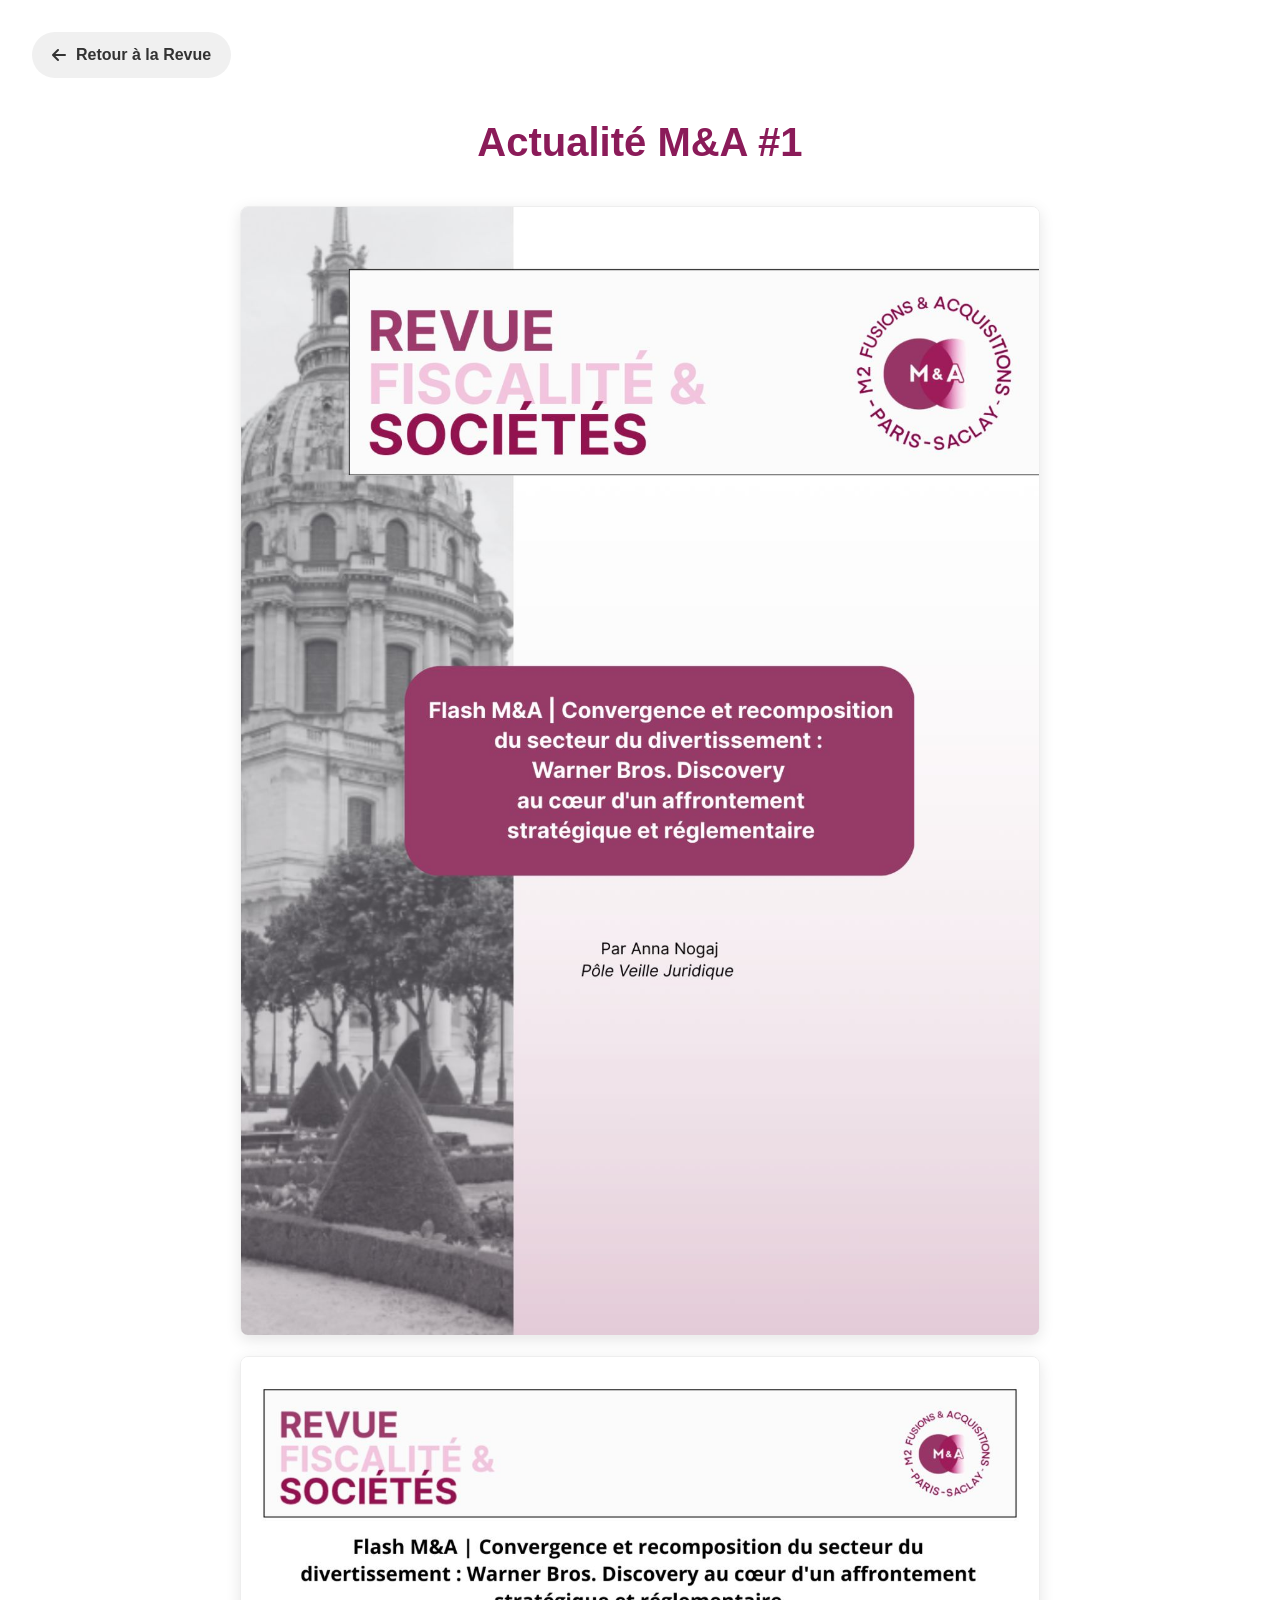
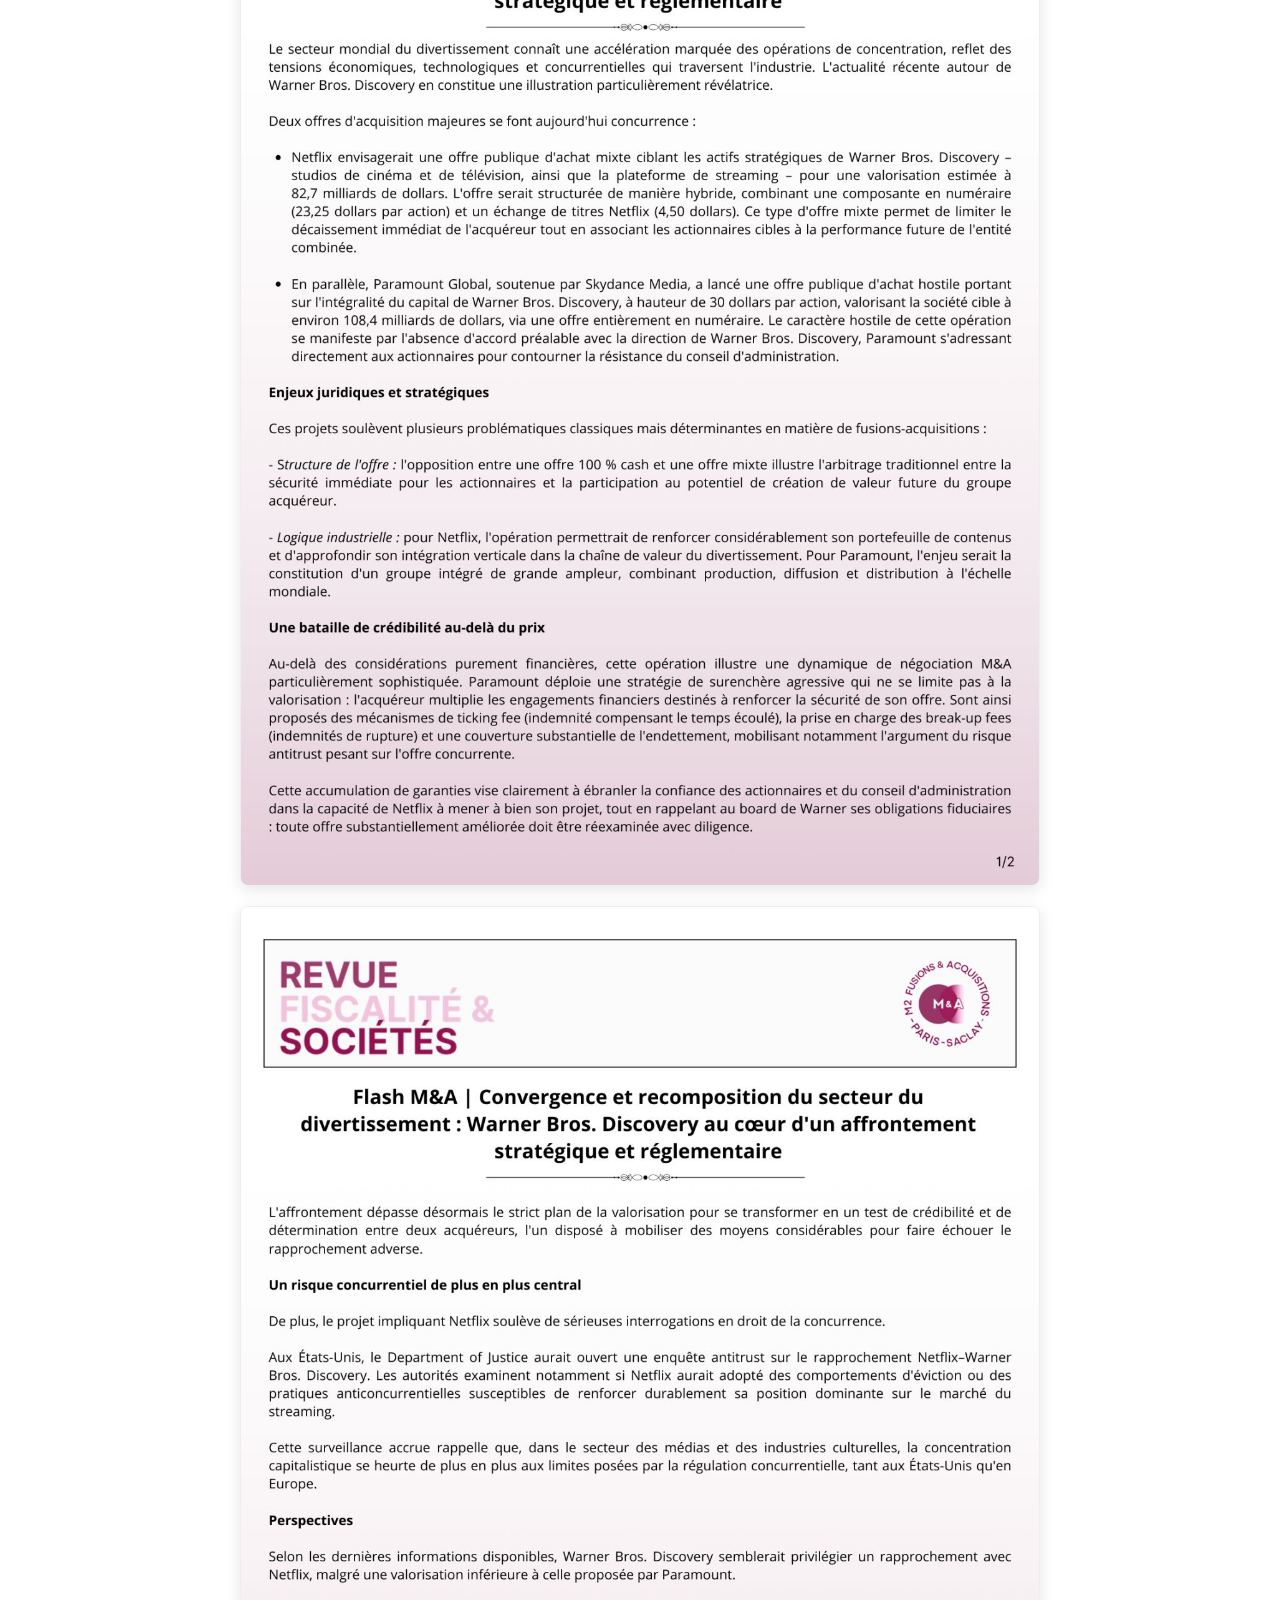
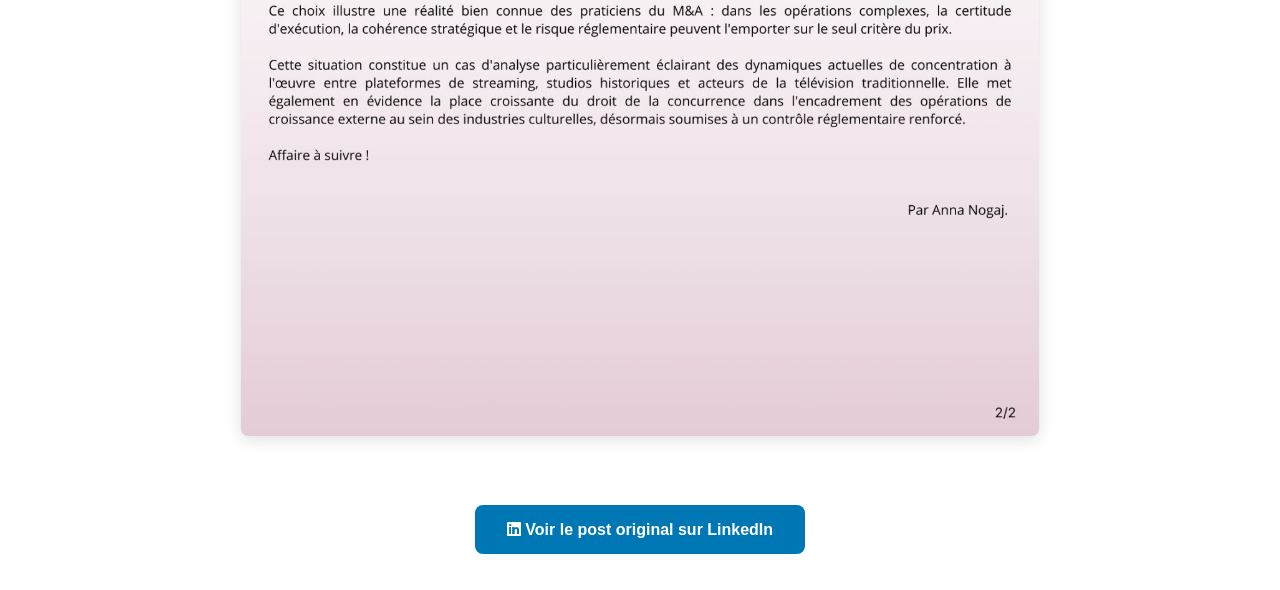
<file: revue-article-1.html>
<!DOCTYPE html>
<html lang="fr">
<head>
    <meta charset="UTF-8">
    <meta name="viewport" content="width=device-width, initial-scale=1.0">
    <title>Actualité M&A #1 - Revue Juridique</title>
    <link rel="stylesheet" href="style.css?v=2">
    <link rel="stylesheet" href="https://cdnjs.cloudflare.com/ajax/libs/font-awesome/6.0.0/css/all.min.css">
</head>
<body>
    
    <div style="padding: 2rem 2rem 0;">
        <a href="revue.html" class="back-button" style="display: inline-flex; align-items: center; gap: 10px; text-decoration: none; color: #333; font-weight: bold; background: #f0f0f0; padding: 10px 20px; border-radius: 30px;">
            <i class="fas fa-arrow-left"></i> Retour à la Revue
        </a>
    </div>

    <div class="article-viewer">
        <div class="container">
            <h1 style="margin-top: 2rem; color: #8b1b59;">Actualité M&A #1</h1>
            
            <div class="gallery-stack">
                <img src="images/revue-post-1-1.jpg" alt="Page 1" class="gallery-img">
                <img src="images/revue-post-1-2.jpg" alt="Page 2" class="gallery-img">
                <img src="images/revue-post-1-3.jpg" alt="Page 3" class="gallery-img">
            </div>

            <div class="linkedin-source" style="margin: 3rem 0; text-align: center;">
                <a href="https://www.linkedin.com/posts/master-2-fusions-et-acquisitions-m-a_le-master-2-professionnel-fusions-et-acquisitions-activity-7427382941262974976--gFz/" target="_blank" class="btn-linkedin" style="background: #0077b5; color: white; padding: 1rem 2rem; border-radius: 8px; text-decoration: none; font-weight: bold;">
                    <i class="fab fa-linkedin"></i> Voir le post original sur LinkedIn
                </a>
            </div>
        </div>
    </div>
</body>
</html>
</file>
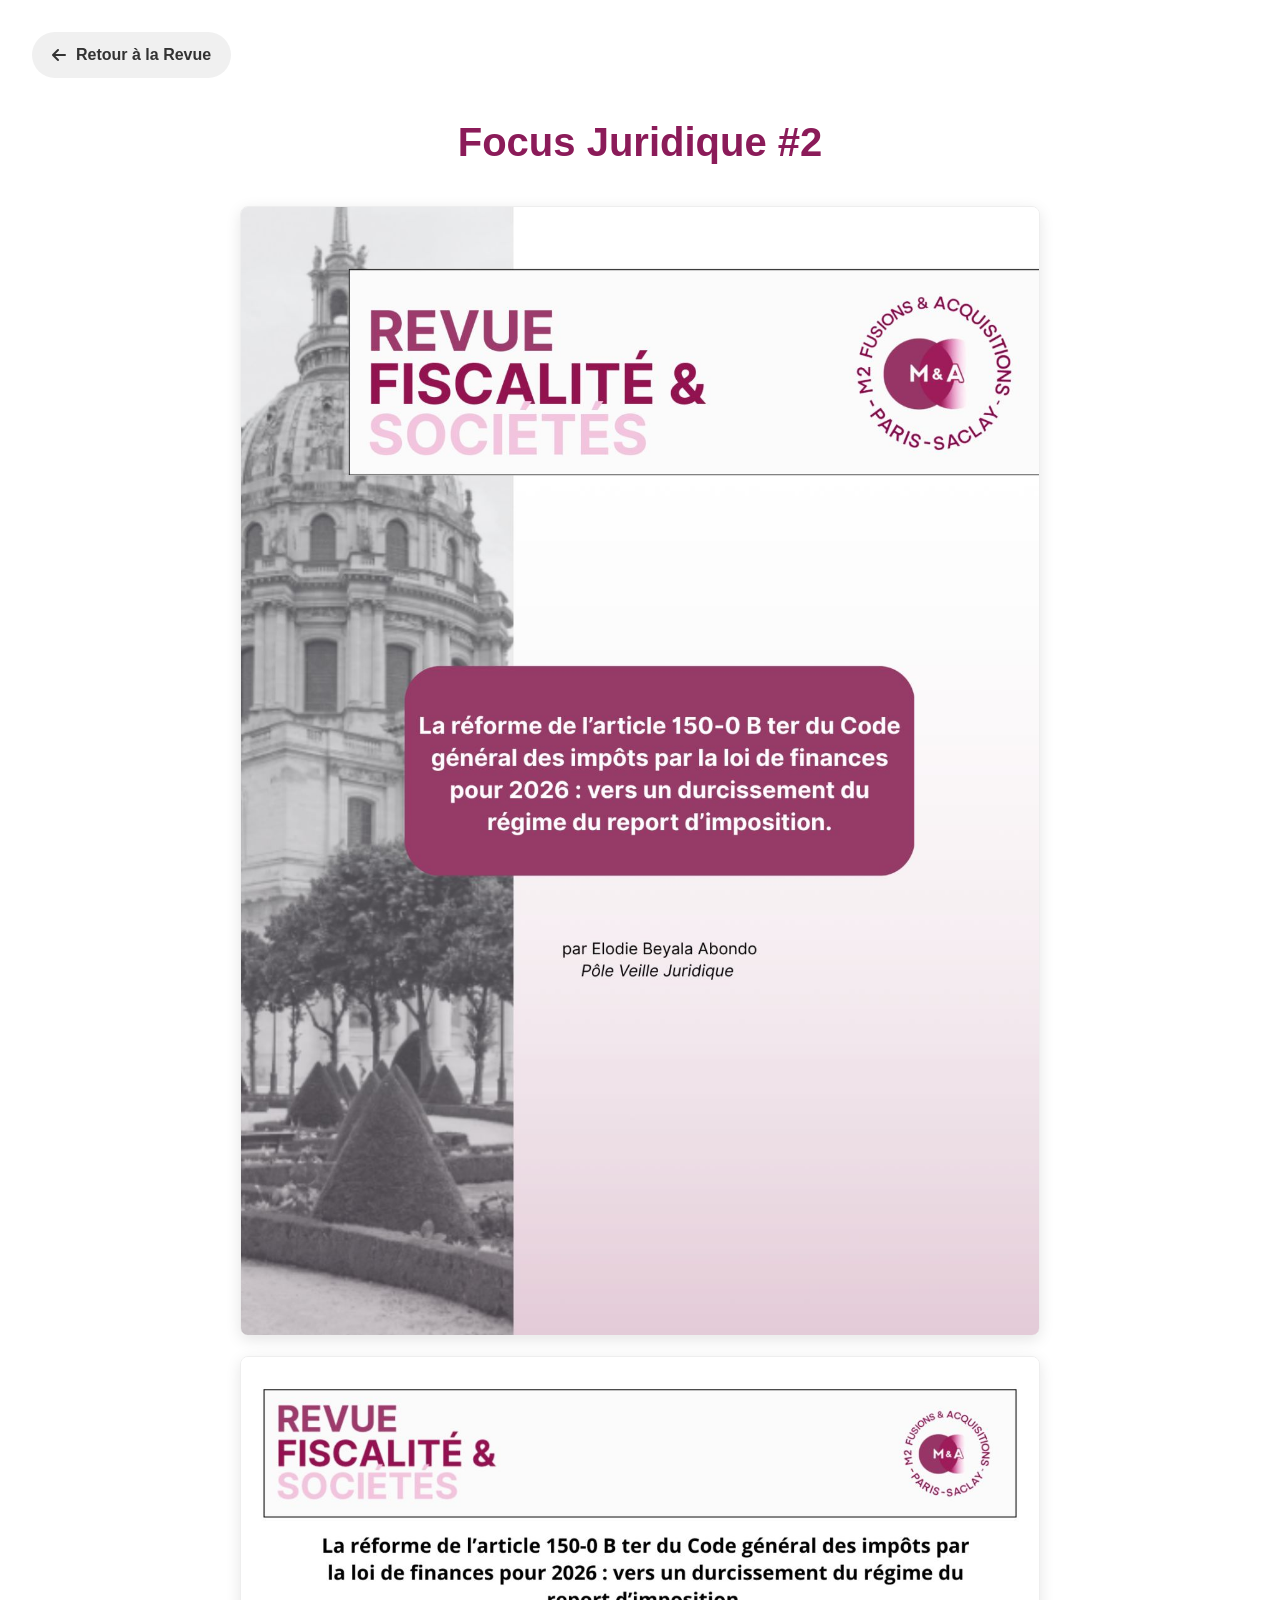
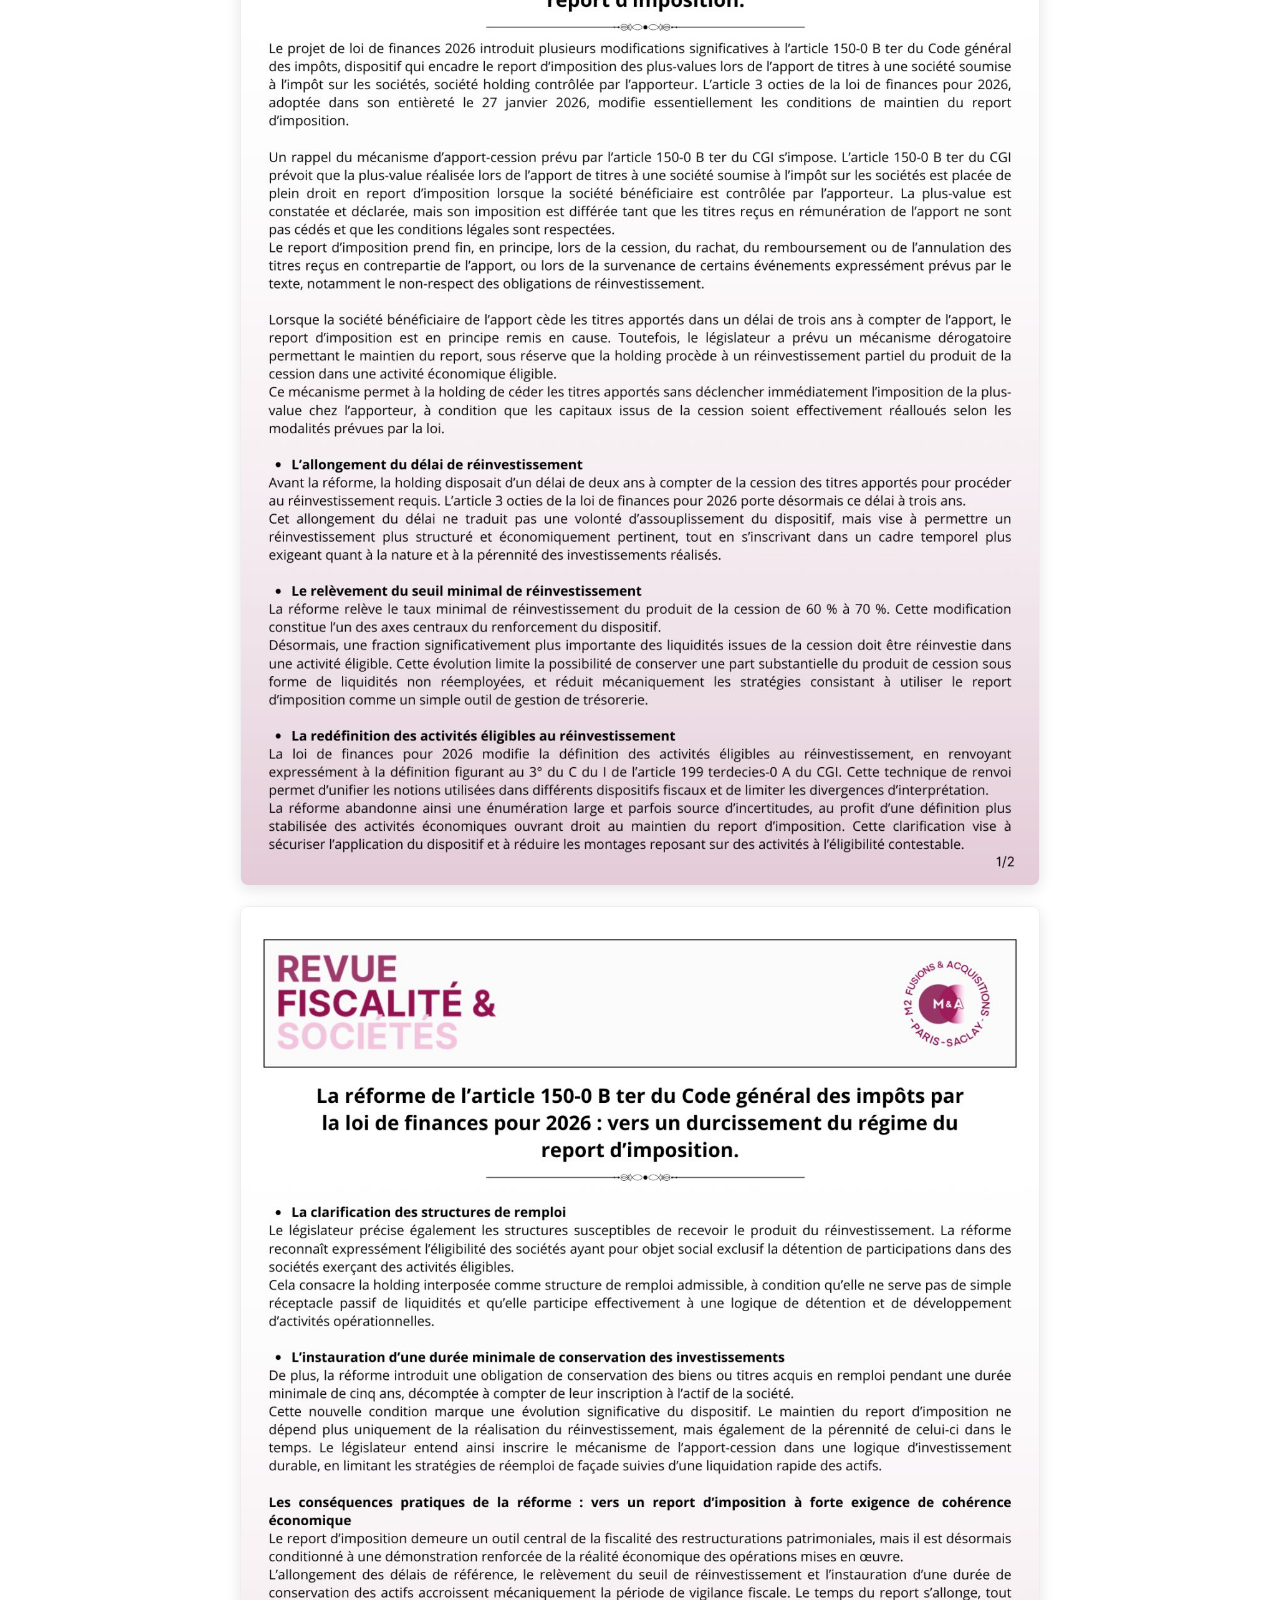
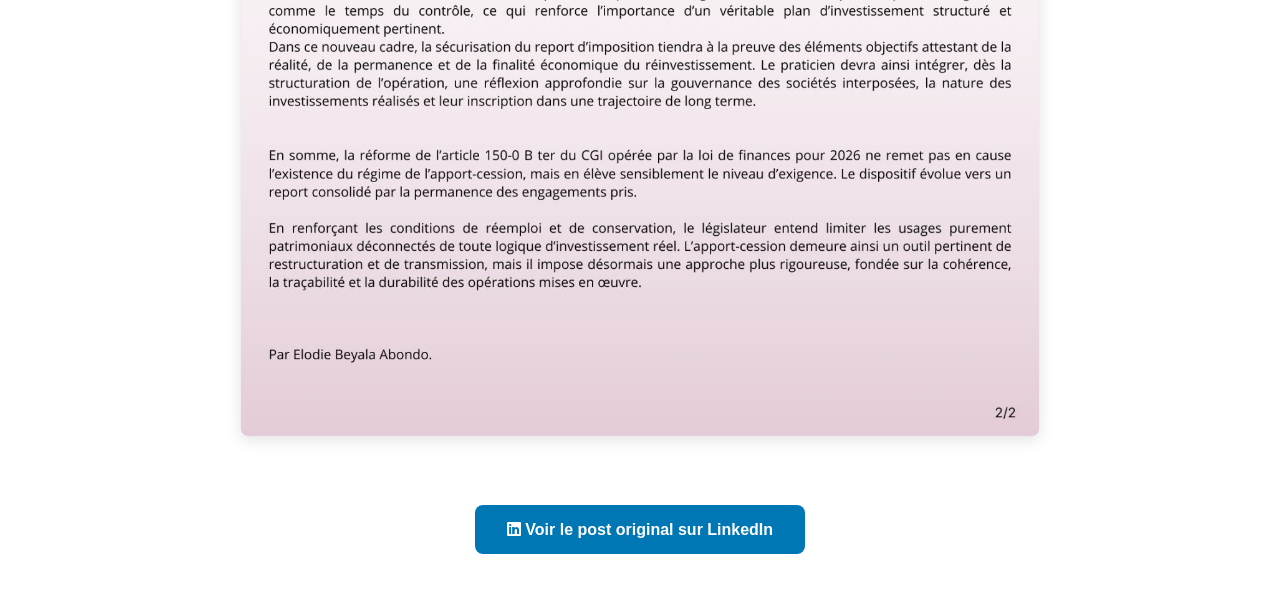
<file: revue-article-2.html>
<!DOCTYPE html>
<html lang="fr">
<head>
    <meta charset="UTF-8">
    <meta name="viewport" content="width=device-width, initial-scale=1.0">
    <title>Focus Juridique #2 - Revue Juridique</title>
    <link rel="stylesheet" href="style.css?v=2">
    <link rel="stylesheet" href="https://cdnjs.cloudflare.com/ajax/libs/font-awesome/6.0.0/css/all.min.css">
</head>
<body>
    
    <div style="padding: 2rem 2rem 0;">
        <a href="revue.html" class="back-button" style="display: inline-flex; align-items: center; gap: 10px; text-decoration: none; color: #333; font-weight: bold; background: #f0f0f0; padding: 10px 20px; border-radius: 30px;">
            <i class="fas fa-arrow-left"></i> Retour à la Revue
        </a>
    </div>

    <div class="article-viewer">
        <div class="container">
            <h1 style="margin-top: 2rem; color: #8b1b59;">Focus Juridique #2</h1>
            
            <div class="gallery-stack">
                <img src="images/revue-post-2-1.jpg" alt="Page 1" class="gallery-img">
                <img src="images/revue-post-2-2.jpg" alt="Page 2" class="gallery-img">
                <img src="images/revue-post-2-3.jpg" alt="Page 3" class="gallery-img">
            </div>

            <div class="linkedin-source" style="margin: 3rem 0; text-align: center;">
                <a href="https://www.linkedin.com/posts/master-2-fusions-et-acquisitions-m-a_le-master-2-professionnel-fusions-et-acquisitions-activity-7424066885635399681-YA1I/" target="_blank" class="btn-linkedin" style="background: #0077b5; color: white; padding: 1rem 2rem; border-radius: 8px; text-decoration: none; font-weight: bold;">
                    <i class="fab fa-linkedin"></i> Voir le post original sur LinkedIn
                </a>
            </div>
        </div>
    </div>
</body>
</html>
</file>
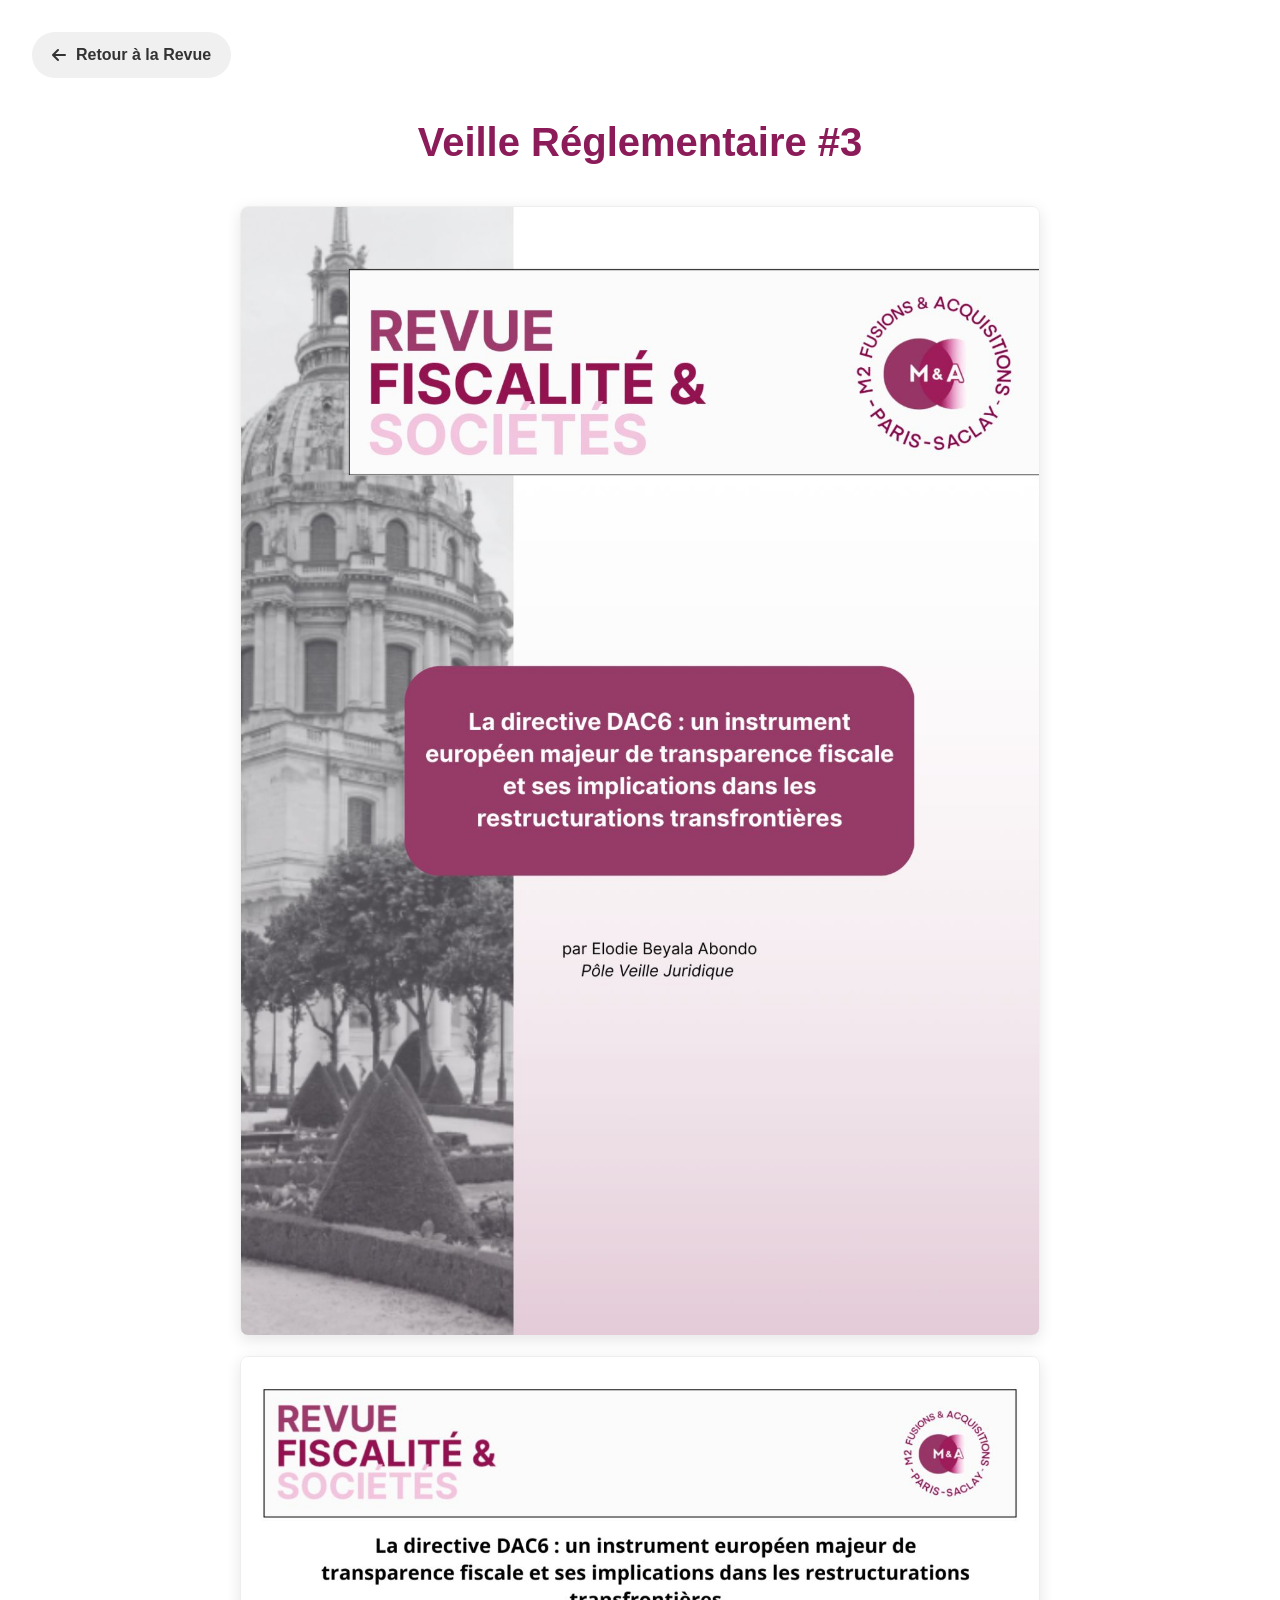
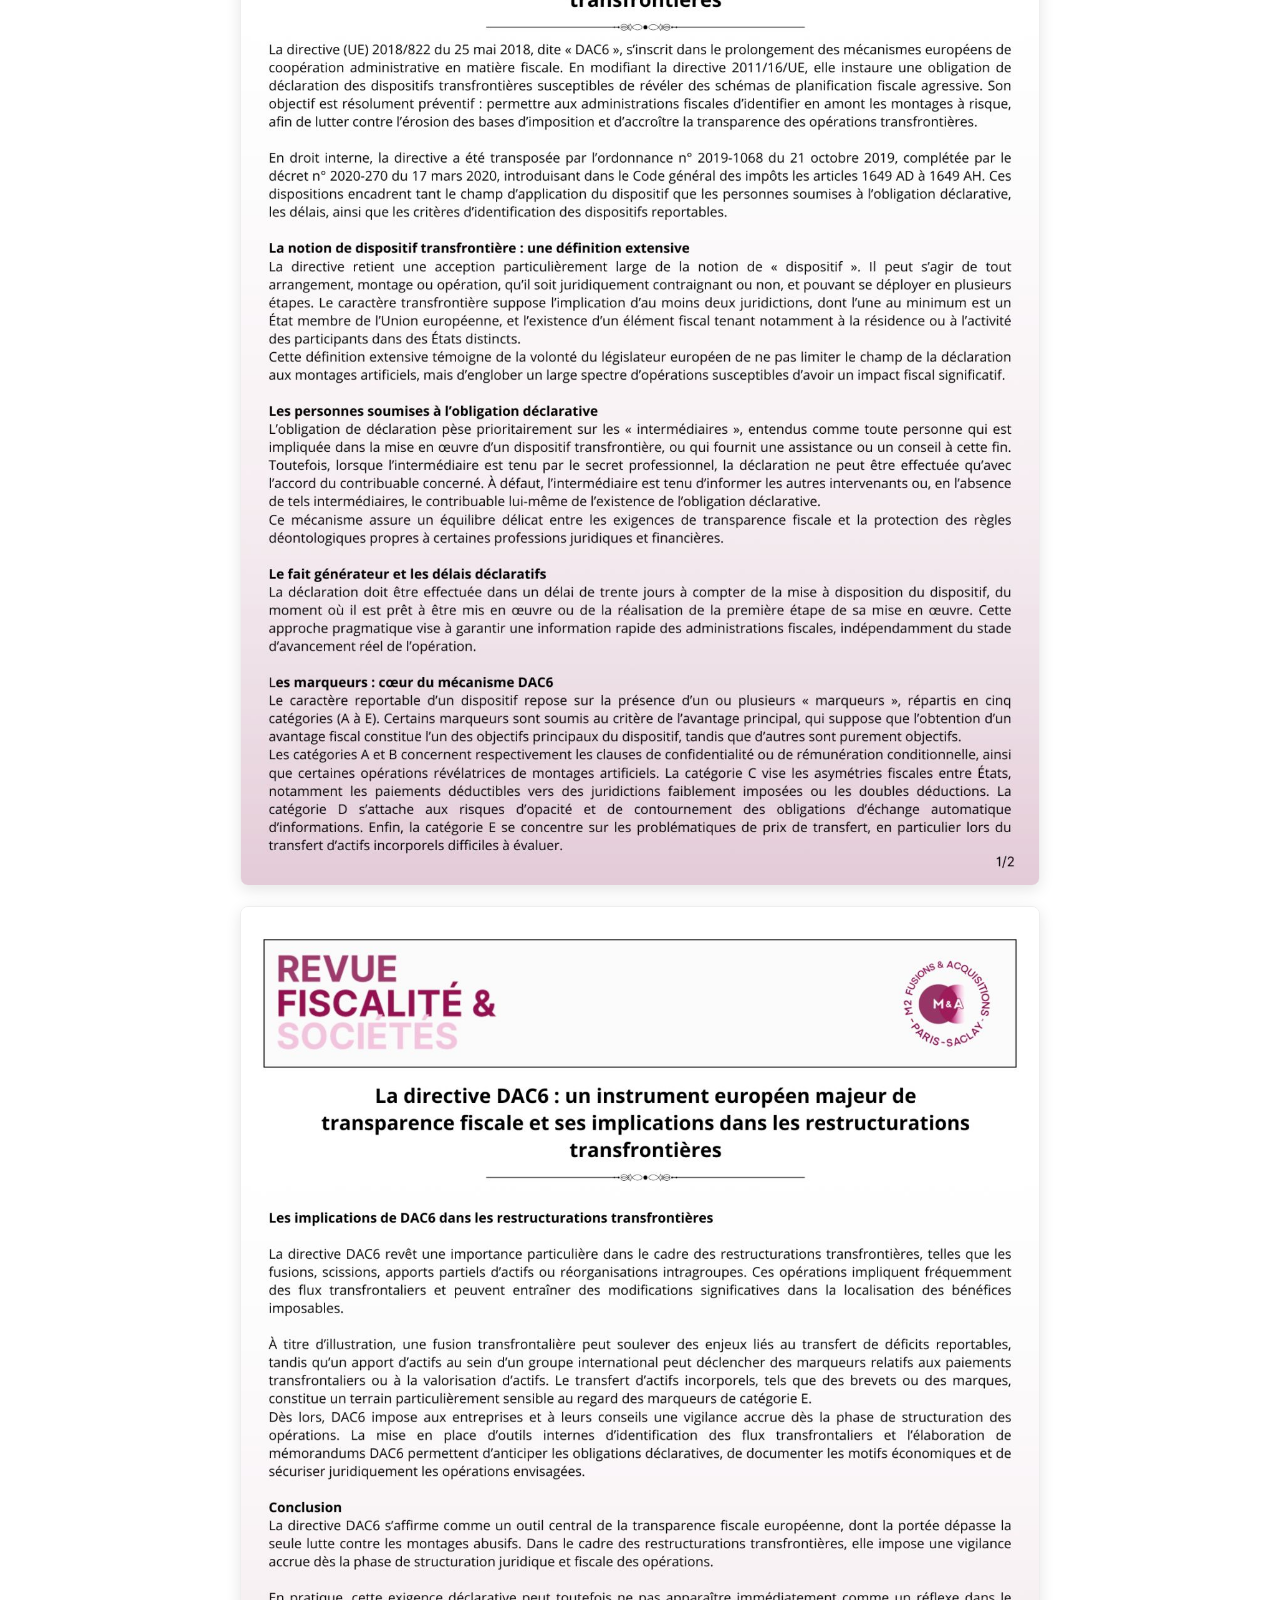
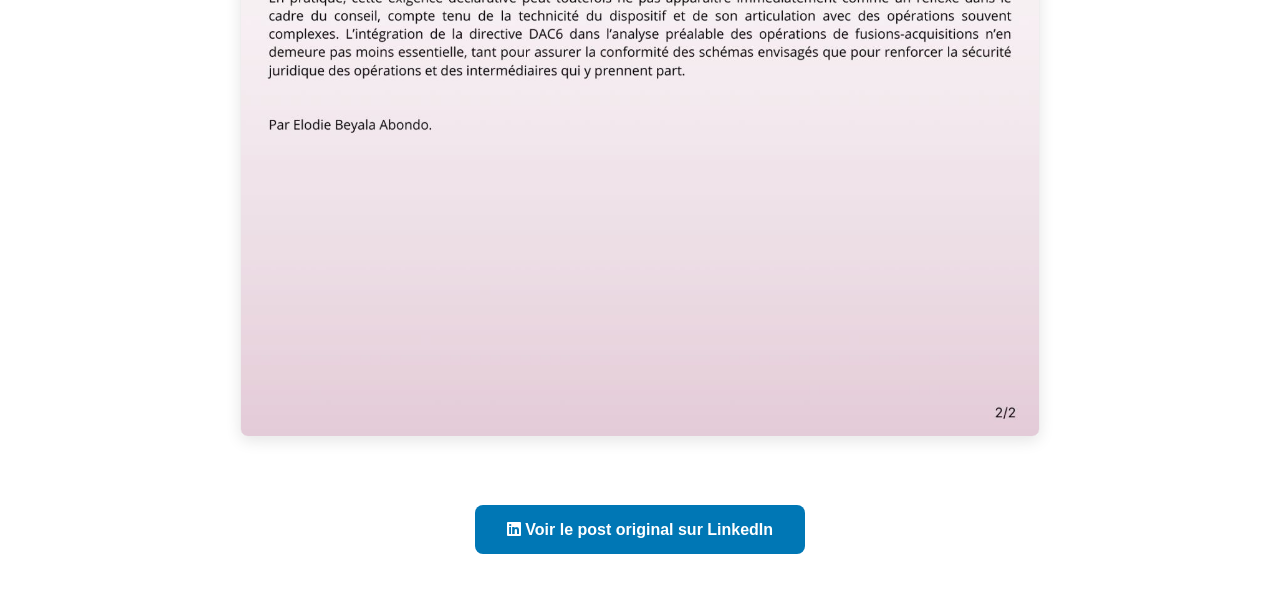
<file: revue-article-3.html>
<!DOCTYPE html>
<html lang="fr">
<head>
    <meta charset="UTF-8">
    <meta name="viewport" content="width=device-width, initial-scale=1.0">
    <title>Veille Réglementaire #3 - Revue Juridique</title>
    <link rel="stylesheet" href="style.css?v=2">
    <link rel="stylesheet" href="https://cdnjs.cloudflare.com/ajax/libs/font-awesome/6.0.0/css/all.min.css">
</head>
<body>
    
    <div style="padding: 2rem 2rem 0;">
        <a href="revue.html" class="back-button" style="display: inline-flex; align-items: center; gap: 10px; text-decoration: none; color: #333; font-weight: bold; background: #f0f0f0; padding: 10px 20px; border-radius: 30px;">
            <i class="fas fa-arrow-left"></i> Retour à la Revue
        </a>
    </div>

    <div class="article-viewer">
        <div class="container">
            <h1 style="margin-top: 2rem; color: #8b1b59;">Veille Réglementaire #3</h1>
            
            <div class="gallery-stack">
                <img src="images/revue-post-3-1.jpg" alt="Page 1" class="gallery-img">
                <img src="images/revue-post-3-2.jpg" alt="Page 2" class="gallery-img">
                <img src="images/revue-post-3-3.jpg" alt="Page 3" class="gallery-img">
            </div>

            <div class="linkedin-source" style="margin: 3rem 0; text-align: center;">
                <a href="https://www.linkedin.com/posts/master-2-fusions-et-acquisitions-m-a_le-master-2-professionnel-fusions-et-acquisitions-activity-7421507732165459969-MUjQ/" target="_blank" class="btn-linkedin" style="background: #0077b5; color: white; padding: 1rem 2rem; border-radius: 8px; text-decoration: none; font-weight: bold;">
                    <i class="fab fa-linkedin"></i> Voir le post original sur LinkedIn
                </a>
            </div>
        </div>
    </div>
</body>
</html>
</file>
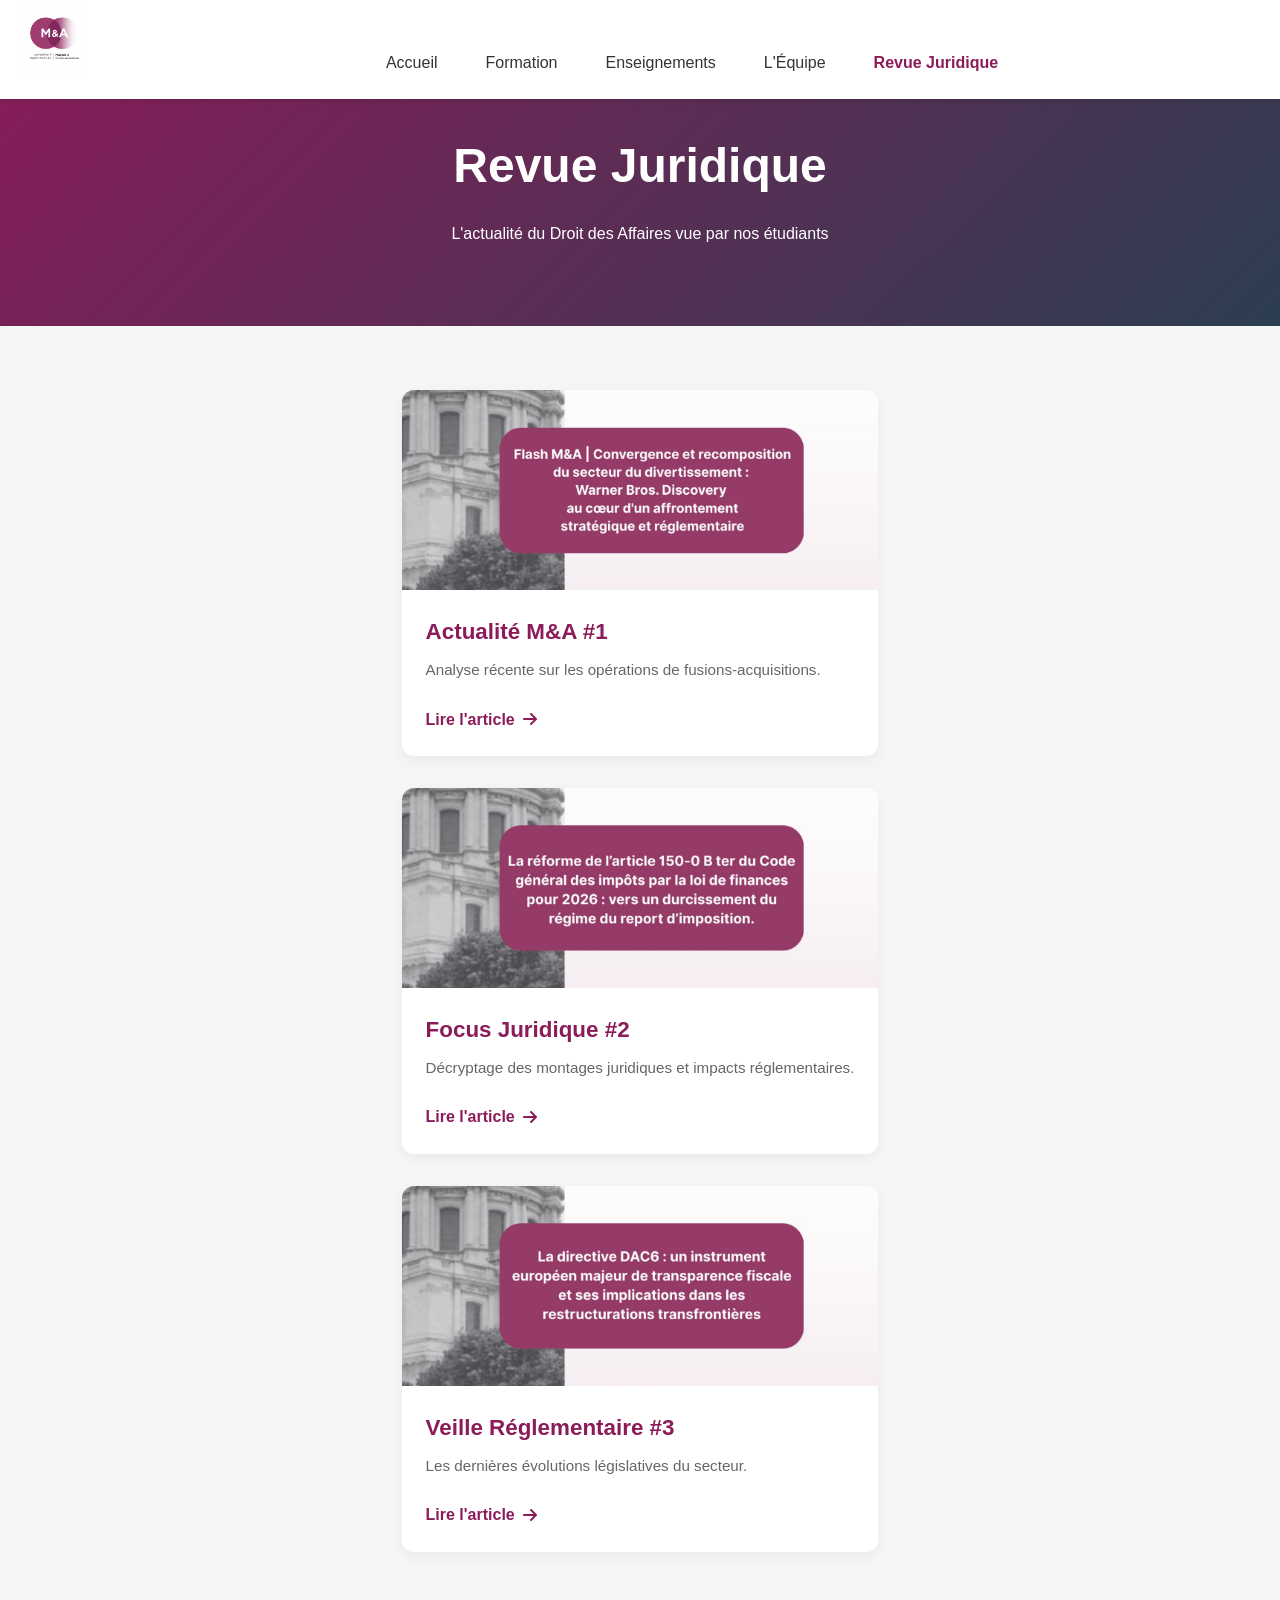
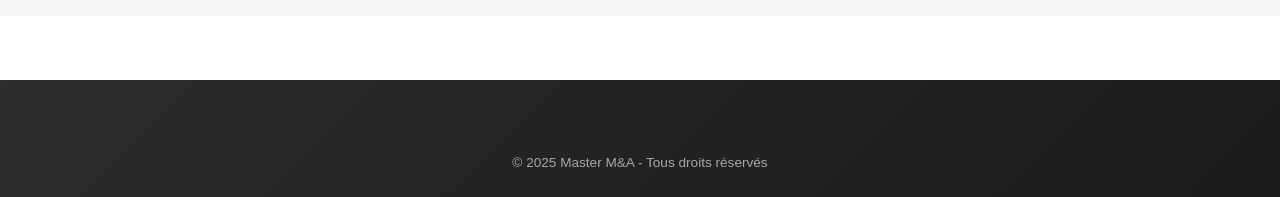
<file: revue.html>
<!DOCTYPE html>
<html lang="fr">
<head>
    <meta charset="UTF-8">
    <meta name="viewport" content="width=device-width, initial-scale=1.0">
    <title>Revue Juridique - Master M&A</title>
    <link rel="stylesheet" href="style.css?v=2">
    <link rel="stylesheet" href="https://cdnjs.cloudflare.com/ajax/libs/font-awesome/6.0.0/css/all.min.css">
</head>
<body id="top">

    <nav>
        <a href="index.html" class="logo-link">
            <img src="images/LogoEcole.png" alt="Logo M&A" class="logo">
        </a>
        <div class="menu-toggle" id="mobile-menu">
            <span class="bar"></span>
            <span class="bar"></span>
            <span class="bar"></span>
        </div>
        <ul class="nav-list">
            <li><a href="index.html">Accueil</a></li>
            <li><a href="index.html#formation">Formation</a></li>
            <li><a href="index.html#enseignements">Enseignements</a></li>
            <li><a href="index.html#equipe">L'Équipe</a></li>
            <li><a href="revue.html" class="active" style="color: #8b1b59; font-weight: bold;">Revue Juridique</a></li>
        </ul>
    </nav>

    <header class="revue-header">
        <div class="container">
            <h3>Revue Juridique</h3>
            <p class="subtitle">L'actualité du Droit des Affaires vue par nos étudiants</p>
        </div>
    </header>

    <section class="revue-hub">
        <div class="container">
            <div class="revue-grid">
                
                <a href="revue-article-1.html" class="revue-card">
                    <div class="revue-image">
                        <img src="images/revue-post-1-1.jpg" alt="Couverture Article 1">
                    </div>
                    <div class="revue-content">
                        <h4>Actualité M&A #1</h4>
                        <p>Analyse récente sur les opérations de fusions-acquisitions.</p>
                        <span class="btn-read">Lire l'article <i class="fas fa-arrow-right"></i></span>
                    </div>
                </a>

                <a href="revue-article-2.html" class="revue-card">
                    <div class="revue-image">
                        <img src="images/revue-post-2-1.jpg" alt="Couverture Article 2">
                    </div>
                    <div class="revue-content">
                        <h4>Focus Juridique #2</h4>
                        <p>Décryptage des montages juridiques et impacts réglementaires.</p>
                        <span class="btn-read">Lire l'article <i class="fas fa-arrow-right"></i></span>
                    </div>
                </a>

                <a href="revue-article-3.html" class="revue-card">
                    <div class="revue-image">
                        <img src="images/revue-post-3-1.jpg" alt="Couverture Article 3">
                    </div>
                    <div class="revue-content">
                        <h4>Veille Réglementaire #3</h4>
                        <p>Les dernières évolutions législatives du secteur.</p>
                        <span class="btn-read">Lire l'article <i class="fas fa-arrow-right"></i></span>
                    </div>
                </a>

            </div>
        </div>
    </section>

    <footer>
        <div class="container footer-bottom">
            <p class="footer-copyright">&copy; 2025 Master M&A - Tous droits réservés</p>
        </div>
    </footer>

</body>
</html>
</file>
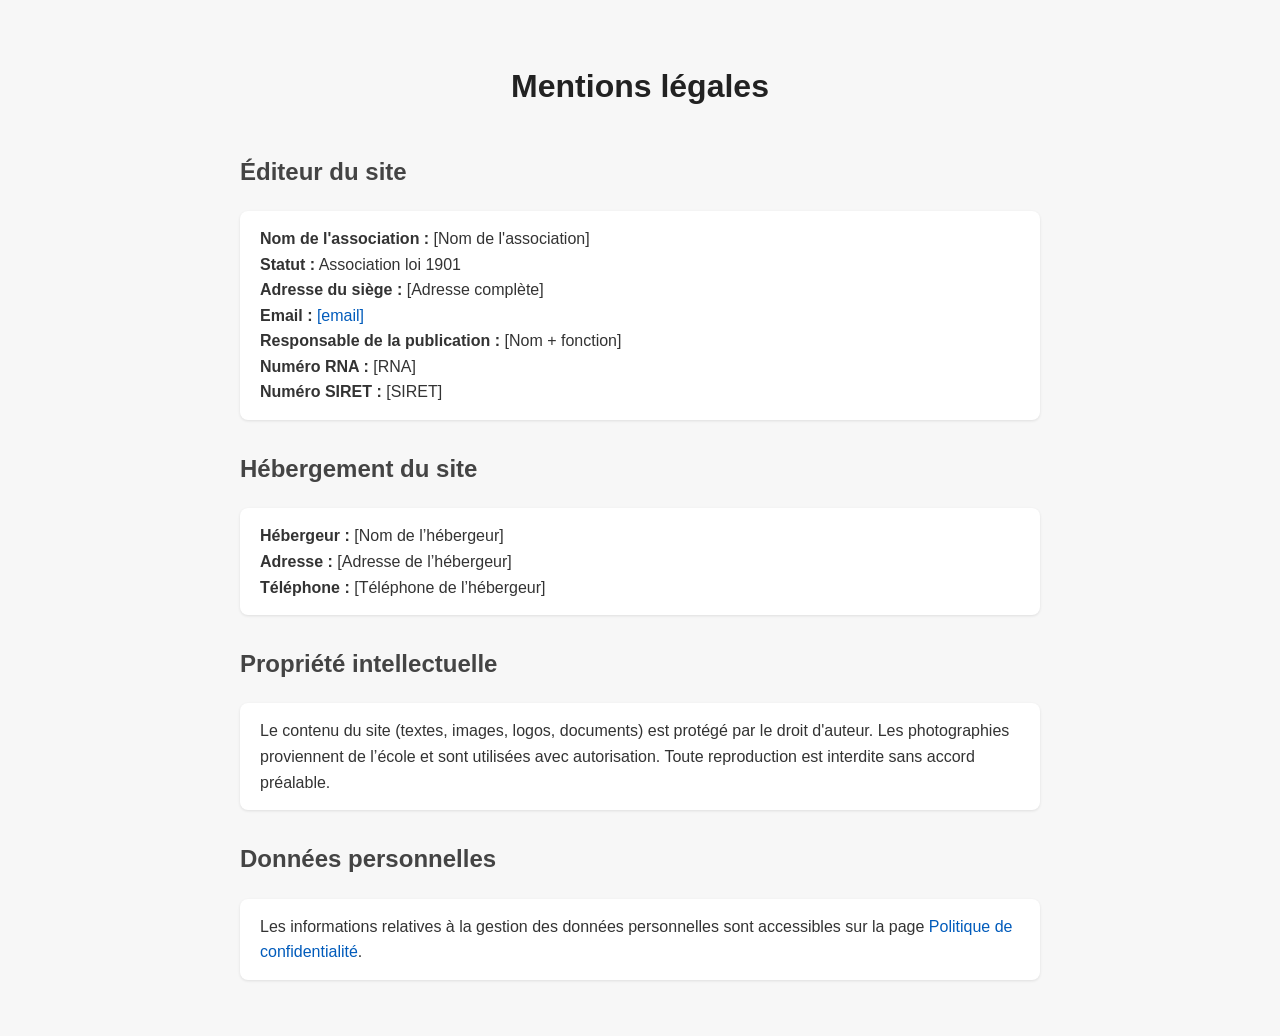
<file: footer/mentions-legales.html>
<!DOCTYPE html>
<html lang="fr">
<head>
    <meta charset="UTF-8">
    <meta name="viewport" content="width=device-width, initial-scale=1.0">
    <title>Mentions légales</title>

    <style>
        body {
            font-family: Arial, sans-serif;
            margin: 0;
            padding: 40px 20px;
            background: #f7f7f7;
            color: #333;
            line-height: 1.6;
        }

        h1 {
            text-align: center;
            margin-bottom: 40px;
            color: #222;
        }

        h2 {
            margin-top: 30px;
            color: #444;
        }

        p {
            background: #fff;
            padding: 15px 20px;
            border-radius: 8px;
            box-shadow: 0 1px 3px rgba(0,0,0,0.1);
        }

        a {
            color: #005bbb;
            text-decoration: none;
        }

        a:hover {
            text-decoration: underline;
        }

        /* Pour centrer et limiter la largeur */
        .container {
            max-width: 800px;
            margin: 0 auto;
        }
    </style>
</head>

<body>
<div class="container">
    <h1>Mentions légales</h1>

    <h2>Éditeur du site</h2>
    <p>
        <strong>Nom de l'association :</strong> [Nom de l'association]<br>
        <strong>Statut :</strong> Association loi 1901<br>
        <strong>Adresse du siège :</strong> [Adresse complète]<br>
        <strong>Email :</strong> <a href="mailto:[email]">[email]</a><br>
        <strong>Responsable de la publication :</strong> [Nom + fonction]<br>
        <strong>Numéro RNA :</strong> [RNA]<br>
        <strong>Numéro SIRET :</strong> [SIRET]
    </p>

    <h2>Hébergement du site</h2>
    <p>
        <strong>Hébergeur :</strong> [Nom de l’hébergeur]<br>
        <strong>Adresse :</strong> [Adresse de l’hébergeur]<br>
        <strong>Téléphone :</strong> [Téléphone de l’hébergeur]
    </p>

    <h2>Propriété intellectuelle</h2>
    <p>
        Le contenu du site (textes, images, logos, documents) est protégé par le droit d'auteur.  
        Les photographies proviennent de l’école et sont utilisées avec autorisation.  
        Toute reproduction est interdite sans accord préalable.
    </p>

    <h2>Données personnelles</h2>
    <p>
        Les informations relatives à la gestion des données personnelles sont accessibles sur la page 
        <a href="politique-confidentialite.html">Politique de confidentialité</a>.
    </p>
</div>
</body>
</html>
</file>
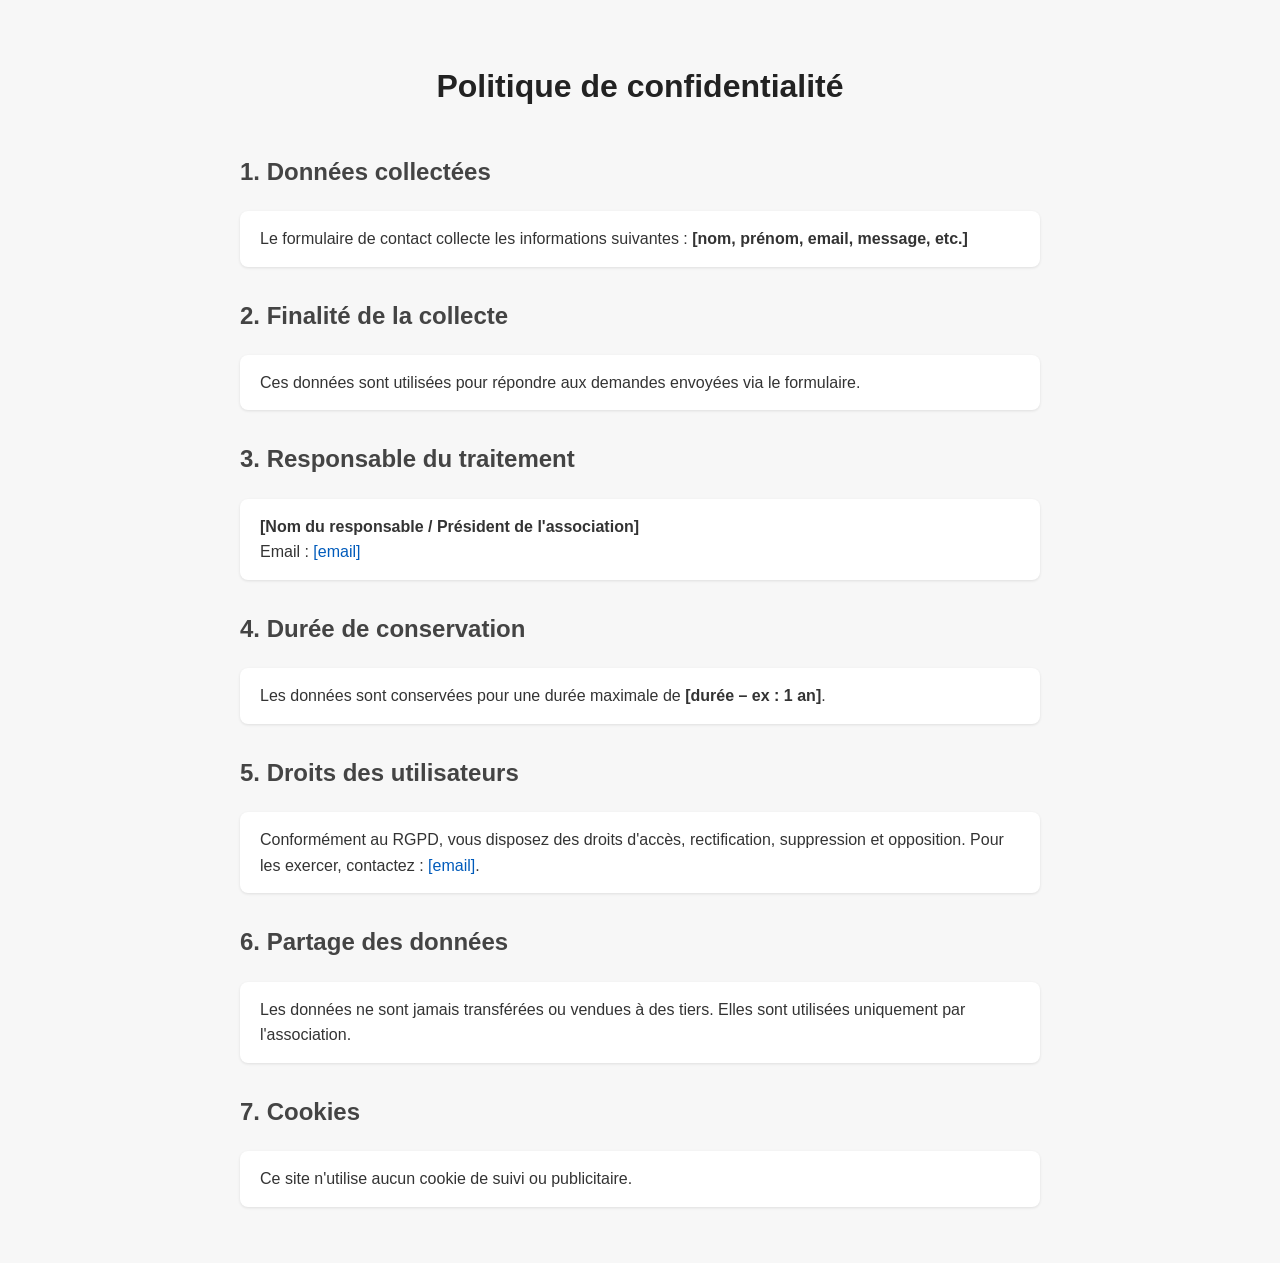
<file: footer/politique-confidentialite.html>
<!DOCTYPE html>
<html lang="fr">
<head>
    <meta charset="UTF-8">
    <meta name="viewport" content="width=device-width, initial-scale=1.0">
    <title>Politique de confidentialité</title>

    <style>
        body {
            font-family: Arial, sans-serif;
            margin: 0;
            padding: 40px 20px;
            background: #f7f7f7;
            color: #333;
            line-height: 1.6;
        }

        h1 {
            text-align: center;
            margin-bottom: 40px;
            color: #222;
        }

        h2 {
            margin-top: 30px;
            color: #444;
        }

        p {
            background: #fff;
            padding: 15px 20px;
            border-radius: 8px;
            box-shadow: 0 1px 3px rgba(0,0,0,0.1);
        }

        a {
            color: #005bbb;
            text-decoration: none;
        }

        a:hover {
            text-decoration: underline;
        }

        .container {
            max-width: 800px;
            margin: 0 auto;
        }
    </style>
</head>

<body>
<div class="container">
    <h1>Politique de confidentialité</h1>

    <h2>1. Données collectées</h2>
    <p>
        Le formulaire de contact collecte les informations suivantes :  
        <strong>[nom, prénom, email, message, etc.]</strong>
    </p>

    <h2>2. Finalité de la collecte</h2>
    <p>
        Ces données sont utilisées pour répondre aux demandes envoyées via le formulaire.
    </p>

    <h2>3. Responsable du traitement</h2>
    <p>
        <strong>[Nom du responsable / Président de l'association]</strong><br>
        Email : <a href="mailto:[email]">[email]</a>
    </p>

    <h2>4. Durée de conservation</h2>
    <p>
        Les données sont conservées pour une durée maximale de <strong>[durée – ex : 1 an]</strong>.
    </p>

    <h2>5. Droits des utilisateurs</h2>
    <p>
        Conformément au RGPD, vous disposez des droits d'accès, rectification, suppression et opposition.  
        Pour les exercer, contactez : <a href="mailto:[email]">[email]</a>.
    </p>

    <h2>6. Partage des données</h2>
    <p>
        Les données ne sont jamais transférées ou vendues à des tiers.  
        Elles sont utilisées uniquement par l'association.
    </p>

    <h2>7. Cookies</h2>
    <p>
        Ce site n'utilise aucun cookie de suivi ou publicitaire.
    </p>
</div>
</body>
</html>
</file>
<file: style.css>
/* ===================================
   STYLES GÉNÉRAUX
   =================================== */
* {
    margin: 0;
    padding: 0;
    box-sizing: border-box;
}

body {
    font-family: -apple-system, BlinkMacSystemFont, 'Segoe UI', Arial, sans-serif;
    line-height: 1.6;
    color: #333;
    scroll-behavior: smooth;
}

.social-links a {
    text-decoration: none;
}

/* ===================================
   NAVIGATION
   =================================== */
nav {
    position: fixed;
    top: 0;
    width: 100%;
    background: #fff;
    box-shadow: 0 2px 5px rgba(0,0,0,0.1);
    z-index: 1000;
}

.logo-link {
    cursor: pointer;
    text-decoration: none; /* Enlève les soulignements éventuels */
    display: inline-block; /* Garde le logo bien en place */
}

nav ul {
    display: flex;
    justify-content: center;
    list-style: none;
    padding: 1rem;
    flex-wrap: wrap;
}

nav li {
    position: relative;
}

nav > ul > li > a {
    text-decoration: none;
    color: #333;
    padding: 0.5rem 1.5rem;
    transition: color 0.3s;
    display: block;
}

nav > ul > li > a:hover {
    color: #8b1b59;
}

/* Sous-menus */
.submenu {
    display: none;
    position: absolute;
    top: 100%;
    left: 0;
    background: #fff;
    box-shadow: 0 4px 10px rgba(0,0,0,0.15);
    min-width: 220px;
    padding: 0;
    list-style: none;
}

.dropdown:hover .submenu {
    display: block;
}

.submenu li {
    display: block;
}

.submenu a {
    display: block;
    padding: 0.8rem 1.5rem;
    color: #333;
    text-decoration: none;
    transition: background 0.3s, color 0.3s;
    white-space: nowrap;
}

.submenu a:hover {
    background: #8b1b59;
    color: #fff;
}

/* Menu mobile */
.menu-toggle {
    display: none;
    background: none;
    border: none;
    color: #8b1b59;
    font-size: 1.5rem;
    cursor: pointer;
    padding: 1rem;
    position: absolute;
    right: 1rem;
    top: 0.5rem;
}
/* Logo dans la navigation */
nav .logo {
    position: absolute;
    left: 20px;
    top: 5px;
    height: 68px;
    width: auto;
    z-index: 1100;
}

/* Décale le menu pour éviter qu’il se chevauche avec le logo */
nav ul {
    padding-left: 120px; 
}
@media (max-width: 768px) {
    nav .logo {
        height: 40px;
        left: 10px;
        top: 10px;
    }

    nav ul {
        padding-left: 0;
        
        /* 1. On force les liens à s'empiler proprement de haut en bas */
        flex-direction: column;
        flex-wrap: nowrap;
        
        /* 2. Le système de scroll */
        max-height: calc(100vh - 60px); 
        overflow-y: auto; 
        -webkit-overflow-scrolling: touch; 
        padding-bottom: 2rem; 
    }

    /* --- LA MAGIE EST ICI --- */
    .submenu {
        position: relative; /* Au lieu de absolute : ça pousse les autres liens vers le bas ! */
        top: 0;
        width: 100%;
        box-shadow: none; /* On enlève l'ombre qui fait bizarre sur mobile */
        background: #fdfdfd; /* Un fond très légèrement gris pour différencier les sous-menus */
    }

    /* On décale un peu les sous-liens vers la droite pour bien voir que c'est un sous-menu */
    .submenu a {
        padding-left: 2.5rem; 
    }
}


/* ===================================
   SECTIONS
   =================================== */
section {
    min-height: 100vh;
    padding: 6rem 2rem 2rem;
    display: flex;
    flex-direction: column;
    justify-content: center;
}

section:nth-child(even) {
    background: #f5f5f5;
}

.container {
    display: flex;
    flex-direction: column;
    align-items: center;
    max-width: 1200px;
    margin: 0 auto;
    width: 100%;
}

.subsection {
    margin-bottom: 2rem;
    scroll-margin-top: 80px;
    width: 100%;
}

/* ===================================
   TYPOGRAPHIE
   =================================== */
h1 {
    font-size: 2.5rem;
    margin-bottom: 2rem;
    color: #8b1b59;
}

h2 {
    font-size: 2rem;
    margin-bottom: 1.5rem;
    color: #8b1b59;
}

h3 {
    font-size: 1.5rem;
    margin-bottom: 1rem;
    color: #333;
}

p {
    margin-bottom: 1rem;
}

#accueil p {
    font-size: 20px;
}

/* ===================================
   CARDS STANDARD
   =================================== */
.card {
    background: #fff;
    padding: 1.5rem;
    border-radius: 8px;
    box-shadow: 0 2px 10px rgba(0,0,0,0.1);
    transition: transform 0.3s;
    width: 100%;
}

.card:hover {
    transform: translateY(-5px);
}

section:nth-child(even) .card {
    background: #fff;
}

/* ===================================
   NOUVEAU STYLE - FORMATION
   =================================== */

/* Header avec dégradé */
.formation-header {
    background: linear-gradient(135deg, #8b1b59 0%, #a52a6f 100%);
    color: white;
    padding: 3rem 2rem;
    text-align: center;
    position: relative;
    overflow: hidden;
}

.formation-header::before {
    content: '';
    position: absolute;
    top: -50%;
    right: -20%;
    width: 300px;
    height: 300px;
    background: rgba(255,255,255,0.1);
    border-radius: 50%;
}

.formation-header h3 {
    font-size: 2.5rem;
    margin-bottom: 0.5rem;
    position: relative;
    z-index: 1;
    color: white;
}

.formation-header .subtitle {
    font-size: 1.1rem;
    opacity: 0.95;
    position: relative;
    z-index: 1;
}

/* Contenu avec sections colorées */
.formation-content {
    padding: 0;
}

.info-section {
    padding: 3rem 2.5rem;
    border-left: 5px solid transparent;
    transition: all 0.3s ease;
}

.info-section:hover {
    background: #fafafa;
    border-left-color: #8b1b59;
    transform: translateX(5px);
}

.info-section:nth-child(even) {
    background: #f9f9f9;
}

.info-section h4 {
    color: #8b1b59;
    font-size: 1.8rem;
    margin-bottom: 1.5rem;
    display: flex;
    align-items: center;
    gap: 1rem;
}

.info-section h4::before {
    content: '';
    width: 50px;
    height: 4px;
    background: linear-gradient(90deg, #8b1b59, #a52a6f);
    border-radius: 2px;
}

/* Liste stylisée */
.styled-list {
    list-style: none;
    padding: 0;
    margin-top: 1.5rem;
}

.styled-list li {
    padding: 1rem 1rem 1rem 3rem;
    margin-bottom: 1rem;
    background: white;
    border-radius: 8px;
    position: relative;
    box-shadow: 0 2px 8px rgba(0,0,0,0.05);
    transition: all 0.3s ease;
}

.styled-list li::before {
    content: '✓';
    position: absolute;
    left: 1rem;
    top: 50%;
    transform: translateY(-50%);
    width: 30px;
    height: 30px;
    background: linear-gradient(135deg, #8b1b59, #a52a6f);
    color: white;
    border-radius: 50%;
    display: flex;
    align-items: center;
    justify-content: center;
    font-weight: bold;
}

.styled-list li:hover {
    transform: translateX(10px);
    box-shadow: 0 4px 12px rgba(139, 27, 89, 0.2);
}

/* Stats boxes */
.stats-container {
    display: grid;
    grid-template-columns: repeat(auto-fit, minmax(200px, 1fr));
    gap: 1.5rem;
    margin: 2rem 0;
}

.stat-box {
    background: linear-gradient(135deg, #8b1b59 0%, #a52a6f 100%);
    color: white;
    padding: 2rem;
    border-radius: 12px;
    text-align: center;
    box-shadow: 0 4px 15px rgba(139, 27, 89, 0.3);
    transition: transform 0.3s ease;
}

.stat-box:hover {
    transform: scale(1.05);
}

.stat-box .number {
    font-size: 2.5rem;
    font-weight: bold;
    margin-bottom: 0.5rem;
}

.stat-box .label {
    font-size: 0.9rem;
    opacity: 0.95;
}

/* Divider stylisé */
.divider {
    height: 2px;
    background: linear-gradient(90deg, transparent, #8b1b59, transparent);
    margin: 3rem 0;
    border: none;
}

/* Texte avec icônes */
.icon-text {
    display: flex;
    align-items: flex-start;
    gap: 1rem;
    margin-bottom: 1.5rem;
}

.icon-text .icon-wrapper {
    width: 40px;
    height: 40px;
    background: linear-gradient(135deg, #8b1b59, #a52a6f);
    border-radius: 8px;
    display: flex;
    align-items: center;
    justify-content: center;
    color: white;
    font-size: 1.2rem;
    flex-shrink: 0;
}

/* Highlight box */
.highlight-box {
    background: linear-gradient(135deg, rgba(139, 27, 89, 0.1), rgba(165, 42, 111, 0.1));
    border-left: 4px solid #8b1b59;
    padding: 1.5rem;
    border-radius: 8px;
    margin: 2rem 0;
}

.highlight-box strong {
    color: #8b1b59;
}

/* Cards en grille pour les débouchés */
.cards-grid {
    display: grid;
    grid-template-columns: repeat(auto-fit, minmax(280px, 1fr));
    gap: 1.5rem;
    margin-top: 2rem;
}

.mini-card {
    background: white;
    padding: 2rem;
    border-radius: 12px;
    border: 2px solid #f0f0f0;
    transition: all 0.3s ease;
    position: relative;
    overflow: hidden;
}

.mini-card::before {
    content: '';
    position: absolute;
    top: 0;
    left: 0;
    width: 100%;
    height: 4px;
    background: linear-gradient(90deg, #8b1b59, #a52a6f);
    transform: scaleX(0);
    transition: transform 0.3s ease;
}

.mini-card:hover {
    border-color: #8b1b59;
    transform: translateY(-5px);
    box-shadow: 0 8px 20px rgba(139, 27, 89, 0.15);
}

.mini-card:hover::before {
    transform: scaleX(1);
}

.mini-card .icon {
    font-size: 2.5rem;
    margin-bottom: 1rem;
}

.mini-card h5 {
    color: #8b1b59;
    font-size: 1.2rem;
    margin-bottom: 0.8rem;
}

/* ===================================
   SECTIONS ENSEIGNEMENTS, COLLABORATION, ADMISSION, CERTIFICATION, ÉQUIPE & STAGE
   =================================== */

/* Headers avec dégradé pour Enseignements */
.enseignements-header,
.admission-header,
.collaboration-header,
.certification-header,
.equipe-header,
.stage-header {
    background: linear-gradient(135deg, #8b1b59 0%, #a52a6f 100%);
    color: white;
    padding: 3rem 2rem;
    text-align: center;
    position: relative;
    overflow: hidden;
}

.enseignements-header::before,
.admission-header::before,
.collaboration-header::before,
.certification-header::before,
.equipe-header::before,
.stage-header::before {
    content: '';
    position: absolute;
    top: -50%;
    right: -20%;
    width: 300px;
    height: 300px;
    background: rgba(255,255,255,0.1);
    border-radius: 50%;
}

.enseignements-header h3,
.admission-header h3,
.collaboration-header h3,
.certification-header h3,
.equipe-header h3,
.stage-header h3 {
    font-size: 2.5rem;
    margin-bottom: 0.5rem;
    position: relative;
    z-index: 1;
    color: white;
}

.enseignements-header .subtitle,
.admission-header .subtitle,
.collaboration-header .subtitle,
.certification-header .subtitle,
.equipe-header .subtitle,
.stage-header .subtitle {
    font-size: 1.1rem;
    opacity: 0.95;
    position: relative;
    z-index: 1;
}

/* Contenu */
.enseignements-content,
.admission-content,
.collaboration-content,
.certification-content,
.equipe-content,
.stage-content {
    padding: 0;
}

/* Responsive pour ces sections */
@media (max-width: 768px) {
    .enseignements-header h3,
    .admission-header h3,
    .collaboration-header h3,
    .certification-header h3,
    .equipe-header h3,
    .stage-header h3 {
        font-size: 1.8rem;
    }
}

/* ===================================
   logo COLLABORATION
   =================================== */

.logo-collab {
    height: 30px;
    width: auto;
    margin-right: 10px;
    vertical-align: middle;
}


/* ===================================
   SECTION UNIVERSITÉ
   =================================== */

/* Header avec dégradé */
.universite-header {
    background: linear-gradient(135deg, #8b1b59 0%, #a52a6f 100%);
    color: white;
    padding: 3rem 2rem;
    text-align: center;
    position: relative;
    overflow: hidden;
}

.universite-header::before {
    content: '';
    position: absolute;
    top: -50%;
    right: -20%;
    width: 300px;
    height: 300px;
    background: rgba(255,255,255,0.1);
    border-radius: 50%;
}

.universite-header h3 {
    font-size: 2.5rem;
    margin-bottom: 0.5rem;
    position: relative;
    z-index: 1;
    color: white;
}

.universite-header .subtitle {
    font-size: 1.1rem;
    opacity: 0.95;
    position: relative;
    z-index: 1;
}

/* Contenu */
.universite-content {
    padding: 0;
}

/* Container pour la vidéo YouTube */
.media-container {
    width: 100%;
    margin: 2rem 0;
}

.video-wrapper {
    position: relative;
    width: 100%;
    padding-bottom: 56.25%; /* Ratio 16:9 */
    height: 0;
    overflow: hidden;
    border-radius: 12px;
    box-shadow: 0 4px 20px rgba(0,0,0,0.15);
}

.video-wrapper iframe {
    position: absolute;
    top: 0;
    left: 0;
    width: 100%;
    height: 100%;
    border-radius: 12px;
}

/* Container pour la carte Google Maps */
.map-container {
    position: relative;
    width: 100%;
    height: 450px;
    border-radius: 12px;
    overflow: hidden;
    box-shadow: 0 4px 20px rgba(0,0,0,0.15);
    margin: 2rem 0;
}

.map-container iframe {
    width: 100%;
    height: 100%;
}

/* Responsive */
@media (max-width: 768px) {
    .universite-header h3 {
        font-size: 1.8rem;
    }

    .map-container {
        height: 300px;
    }

    .video-wrapper {
        padding-bottom: 75%;
    }
}

/* ===================================
   HERO ACCUEIL & CARROUSEL
   =================================== */
#accueil {
    padding: 6rem 0 2rem 0;
}

#accueil .container {
    max-width: 100%;
    padding: 0;
}

.hero-text {
    text-align: center;
    margin-bottom: 3rem;
    padding: 0 2rem;
}

/* Carrousel */
.carousel {
    position: relative;
    width: 100%;
    margin: 0;
    overflow: hidden;
    box-shadow: 0 4px 20px rgba(0,0,0,0.2);
}

.carousel-container {
    position: relative;
    width: 100%;
}

.carousel-slide {
    display: none;
    width: 100%;
}

.carousel-slide.active {
    display: block;
}

.carousel-slide img {
    width: 100%;
    height: 500px;
    object-fit: cover;
    display: block;
}

@keyframes fadeIn {
    from {
        opacity: 0;
    }
    to {
        opacity: 1;
    }
}

/* Boutons de navigation carrousel */
.carousel-btn {
    position: absolute;
    top: 50%;
    transform: translateY(-50%);
    background: rgba(0, 0, 0, 0.5);
    color: white;
    border: none;
    padding: 1rem;
    cursor: pointer;
    font-size: 1.5rem;
    transition: background 0.3s;
    z-index: 10;
}

.carousel-btn:hover {
    background: rgba(0, 0, 0, 0.8);
}

.carousel-btn.prev {
    left: 10px;
}

.carousel-btn.next {
    right: 10px;
}

/* Indicateurs carrousel */
.carousel-indicators {
    position: absolute;
    bottom: 20px;
    left: 50%;
    transform: translateX(-50%);
    display: flex;
    gap: 10px;
    z-index: 10;
}

.indicator {
    width: 12px;
    height: 12px;
    border-radius: 50%;
    background: rgba(255, 255, 255, 0.5);
    cursor: pointer;
    transition: background 0.3s;
}

.indicator.active {
    background: white;
}

.indicator:hover {
    background: rgba(255, 255, 255, 0.8);
}

/* ===================================
   ACCORDÉONS
   =================================== */
.accordion-container {
    margin-top: 2rem;
}

.accordion-item {
    margin-bottom: 1rem;
    border: 1px solid #ddd;
    border-radius: 8px;
    overflow: hidden;
    background: #fff;
}

.accordion-header {
    width: 100%;
    padding: 1.2rem 1.5rem;
    background: #f8f8f8;
    border: none;
    text-align: left;
    cursor: pointer;
    font-size: 1.1rem;
    font-weight: 600;
    color: #333;
    display: flex;
    justify-content: space-between;
    align-items: center;
    transition: background 0.3s, color 0.3s;
}

.accordion-header:hover {
    background: #8b1b59;
    color: #fff;
}

.accordion-header.active {
    background: #8b1b59;
    color: #fff;
}

.accordion-icon {
    font-size: 1.5rem;
    font-weight: bold;
    transition: transform 0.3s;
}

.accordion-header.active .accordion-icon {
    transform: rotate(45deg);
}

.accordion-content {
    max-height: 0;
    overflow: hidden;
    transition: max-height 0.3s ease-out;
    background: #fff;
}

.accordion-content.active {
    max-height: 2000px;
    transition: max-height 0.5s ease-in;
}

.accordion-content ul {
    list-style: none;
    padding: 1.5rem 1.5rem 1rem 1.5rem;
    margin: 0;
}

.accordion-content li {
    padding: 0.5rem 0;
    padding-left: 0;
    position: relative;
    color: #555;
    list-style: disc;
    margin-left: 2rem;
}

/* Sous-listes dans les accordéons */
.accordion-content ul ul {
    margin-left: 1.5rem;
    margin-top: 0.5rem;
    padding-left: 0;
}

.accordion-content ul ul li {
    font-size: 0.9rem;
    color: #666;
    margin-left: 0;
}

/* Sous-accordéons */
.sub-accordion {
    margin: 0.5rem 1rem;
    border: 1px solid #e0e0e0;
}

.sub-header {
    background: #fafafa;
    font-size: 1rem;
    padding: 1rem 1.2rem;
}

.sub-header:hover {
    background: #8b1b59;
    color: #fff;
}

.sub-accordion .accordion-content {
    background: #fff;
}

.sub-accordion .accordion-content ul {
    padding: 1rem 1.2rem 0.5rem 1.2rem;
}

.sub-accordion .accordion-content li {
    font-size: 0.95rem;
    padding: 0.4rem 0;
}

/* ===================================
   LAYOUT PROMOS ALUMNI
   =================================== */
.promo-layout {
    display: flex;
    gap: 2rem;
    align-items: flex-start;
    margin-top: 1rem;
}

.promo-image {
    flex: 0 0 400px;
}

.promo-image img {
    width: 100%;
    height: auto;
    border-radius: 8px;
    box-shadow: 0 2px 8px rgba(0,0,0,0.1);
}

.promo-list {
    flex: 1;
}

.promo-list ul {
    list-style: none;
    padding: 0;
    display: grid;
    grid-template-columns: repeat(2, 1fr);
    gap: 0.5rem 1rem;
}

.promo-list li {
    padding: 0.3rem 0;
}

.promo-list a {
    color: #8b1b59;
    text-decoration: none;
    transition: color 0.3s;
    font-size: 0.95rem;
}

.promo-list a:hover {
    color: #333;
    text-decoration: underline;
}

/* ===================================
   SECTION DIRECTEUR
   =================================== */
.directeur-layout {
    display: flex;
    gap: 3rem;
    align-items: flex-start;
}

.directeur-photo {
    flex: 0 0 250px;
    text-align: center;
}

.directeur-photo img {
    width: 200px;
    height: 200px;
    border-radius: 50%;
    object-fit:contain;
    margin-bottom: 1rem;
    box-shadow: 0 4px 15px rgba(0,0,0,0.1);
}

.directeur-photo h4 {
    color: #8b1b59;
    margin-bottom: 0.5rem;
}

.linkedin-btn {
    display: inline-block;
    margin-top: 1rem;
    padding: 0.6rem 1.5rem;
    background: #0077b5;
    color: white;
    text-decoration: none;
    border-radius: 5px;
    transition: background 0.3s;
}

.linkedin-btn:hover {
    background: #005885;
}

.directeur-message {
    flex: 1;
}

.directeur-message p {
    margin-bottom: 1.5rem;
    line-height: 1.8;
}

/* ===================================
   FORMULAIRE CONTACT
   =================================== */
form {
    max-width: 600px;
    margin: 2rem auto;
    width: 100%;
}

input, textarea {
    width: 100%;
    padding: 0.8rem;
    margin-bottom: 1rem;
    border: 1px solid #ddd;
    border-radius: 4px;
    font-family: inherit;
    font-size: 1rem;
}

textarea {
    resize: vertical;
}

button {
    background: #8b1b59;
    color: #fff;
    padding: 0.8rem 2rem;
    border: none;
    border-radius: 4px;
    cursor: pointer;
    font-size: 1rem;
    transition: background 0.3s;
}

button:hover {
    background: grey;
}

/* ===================================
   ANIMATIONS AU SCROLL
   =================================== */
.animate {
    opacity: 0;
    transform: translateY(30px);
    transition: opacity 0.6s ease-out, transform 0.6s ease-out;
}

.animate.visible {
    opacity: 1;
    transform: translateY(0);
}

/* Délais d'animation pour créer un effet en cascade */
.subsection p:nth-child(2).animate {
    transition-delay: 0.1s;
}

.subsection p:nth-child(3).animate {
    transition-delay: 0.2s;
}

.subsection ul.animate {
    transition-delay: 0.3s;
}

.accordion-item:nth-child(1) {
    transition-delay: 0.1s;
}

.accordion-item:nth-child(2) {
    transition-delay: 0.2s;
}

.accordion-item:nth-child(3) {
    transition-delay: 0.3s;
}

.accordion-item:nth-child(4) {
    transition-delay: 0.4s;
}

/* ===================================
   RESPONSIVE
   =================================== */
@media (max-width: 768px) {
    .menu-toggle {
        display: block;
    }

    nav ul {
        flex-direction: column;
        display: none;
        width: 100%;
        padding: 0;
    }

    nav ul.active {
        display: flex;
    }

    nav li {
        display: block;
    }

    nav > ul > li > a {
        display: block;
        padding: 1rem;
        border-bottom: 1px solid #eee;
    }

    /* Sous-menus mobile */
    .submenu {
        position: static;
        display: none;
        box-shadow: none;
        background: #f5f5f5;
        padding-left: 1rem;
    }

    .dropdown.active .submenu {
        display: block;
    }

    .submenu a {
        padding: 0.6rem 1.5rem;
        font-size: 0.9rem;
    }

    h1 {
        font-size: 2rem;
    }

    h2 {
        font-size: 1.5rem;
    }

    section {
        padding: 5rem 1rem 2rem;
    }
    
    /* Responsive pour les promos */
    .promo-layout {
        flex-direction: column;
    }
    
    .promo-image {
        flex: 0 0 auto;
        width: 100%;
    }
    
    .promo-list ul {
        grid-template-columns: 1fr;
    }
    
    .carousel-slide img {
        height: 250px;
    }
    
    /* Responsive accordéons */
    .accordion-header {
        padding: 1rem;
        font-size: 1rem;
    }
    
    .sub-header {
        font-size: 0.9rem;
        padding: 0.8rem 1rem;
    }
    
    .sub-accordion {
        margin: 0.5rem 0.5rem;
    }

    .sub-accordion .accordion-content li {
        font-size: 0.95rem;
        padding: 0.4rem 0;
    }

    /* Responsive section formation */
    .formation-header h3 {
        font-size: 1.8rem;
    }
    
    .info-section {
        padding: 2rem 1.5rem;
    }
    
    .stats-container {
        grid-template-columns: 1fr;
    }

    /* Responsive directeur */
    .directeur-layout {
        flex-direction: column;
        align-items: center;
    }

    .directeur-photo {
        flex: 0 0 auto;
    }
}


/* Banner réseaux sociaux */
.social-banner {
    background: linear-gradient(135deg, #8b1b59 0%, #a52a6f 100%);
    color: white;
    padding: 2rem;
    text-align: center;
}

.social-banner p {
    margin-bottom: 1.5rem;
    font-size: 1.2rem;
    font-weight: 600;
}

.social-links-asso {
    display: flex;
    justify-content: center;
    gap: 1rem;
    flex-wrap: wrap;
}

.social-btn {
    display: flex;
    align-items: center;
    gap: 0.5rem;
    padding: 0.8rem 1.5rem;
    border-radius: 50px;
    text-decoration: none;
    color: white;
    font-weight: 600;
    transition: all 0.3s ease;
    box-shadow: 0 4px 10px rgba(0,0,0,0.2);
}

.social-btn.linkedin {
    background: #0077b5;
}

.social-btn.instagram {
    background: linear-gradient(45deg, #f09433 0%, #e6683c 25%, #dc2743 50%, #cc2366 75%, #bc1888 100%);
}

.social-btn.facebook {
    background: #1877F2;
}

.social-btn:hover {
    transform: translateY(-3px);
    box-shadow: 0 6px 15px rgba(0,0,0,0.3);
}

.social-btn i {
    font-size: 1.3rem;
}

/* Sections avec titre stylisé */
.asso-section {
    margin: 3rem 0;
}

.section-title {
    display: flex;
    align-items: center;
    gap: 1rem;
    margin-bottom: 1.5rem;
}

.title-icon {
    font-size: 2rem;
    background: linear-gradient(135deg, #8b1b59, #a52a6f);
    width: 60px;
    height: 60px;
    border-radius: 15px;
    display: flex;
    align-items: center;
    justify-content: center;
}

.section-title h4 {
    color: #8b1b59;
    margin: 0;
}

.feature-box {
    background: white;
    padding: 2rem;
    border-radius: 15px;
    border: 2px solid #e9ecef;
    text-align: center;
    transition: all 0.3s ease;
}

.feature-box:hover {
    border-color: #8b1b59;
    box-shadow: 0 6px 20px rgba(139, 27, 89, 0.15);
}

.feature-icon {
    font-size: 3rem;
    margin-bottom: 1rem;
}

.feature-box h5 {
    color: #8b1b59;
    margin-bottom: 1rem;
}

/* CTA social */
.cta-social {
    margin-top: 2rem;
}

.cta-box {
    background: linear-gradient(135deg, #f8f9fa 0%, #fff 100%);
   
    padding: 2rem;
    text-align: center;
}

.cta-box h4 {
    color: #8b1b59;
    margin-top: 0;
    margin-bottom: 1rem;
}

.cta-box p {
    color: #666;
    margin-bottom: 1.5rem;
}

/* Responsive */
@media (max-width: 768px) {
    .association-hero h2 {
        font-size: 1.8rem;
    }

    .asso-card-header {
        flex-direction: column;
        text-align: center;
    }

    .asso-icon {
        width: 60px;
        height: 60px;
        font-size: 2rem;
    }

    .mission-grid,
    .poles-grid,
    .bureau-grid {
        grid-template-columns: 1fr;
    }

    .timeline {
        padding-left: 1rem;
    }

    .timeline::before {
        left: 10px;
    }

    .timeline-item {
        padding-left: 2rem;
    }

    .timeline-icon {
        width: 35px;
        height: 35px;
        font-size: 1.2rem;
    }

    .social-links-asso {
        flex-direction: column;
        align-items: stretch;
    }

    .social-btn {
        justify-content: center;
    }
}
/* Style Typographique pour les Missions */
.mission-card.typo-style {
    position: relative;
    overflow: hidden;
    padding: 2rem;
    display: flex;
    flex-direction: column;
    justify-content: center;
    min-height: 200px;
}

.mission-initial {
    position: absolute;
    top: -20px;
    right: -10px;
    font-size: 8rem;
    font-weight: 900;
    color: rgba(139, 27, 89, 0.08);
    line-height: 1;
    font-family: 'Segoe UI', Arial, sans-serif;
    z-index: 0;
    pointer-events: none;
}

.mission-text-content {
    position: relative;
    z-index: 1;
    text-align: left;
}

.mission-text-content h4 {
    font-size: 1.5rem;
    margin-bottom: 0.5rem;
    color: #8b1b59;
}

/* poles etudiants */
.pole-number {
    font-size: 4rem;
    font-weight: 800;
    color: #e9ecef;
    line-height: 1;
    margin-bottom: -1rem;
    position: relative;
    z-index: 0;
}

.pole-header h4 {
    position: relative;
    z-index: 1;
    color: #8b1b59;
}

/* --- Style des listes Pôles avec LinkedIn --- */
.pole-members-list li {
    display: flex;               /* Active l'alignement horizontal */
    justify-content: space-between; /* Nom à gauche, LinkedIn à droite */
    align-items: center;         /* Centre verticalement */
    padding: 0.6rem 0;           /* Un peu plus d'espace pour cliquer */
}

/* La petite pastille LinkedIn */
.linkedin-mini {
    display: inline-flex;
    align-items: center;
    justify-content: center;
    width: 26px;                /* Taille discrète */
    height: 26px;
    background-color: #0077b5;  /* Bleu LinkedIn */
    color: white;
    border-radius: 50%;         /* Rond parfait */
    font-size: 0.8rem;          /* Icône petite */
    text-decoration: none;
    transition: all 0.2s ease;
    margin-left: 10px;
}

.linkedin-mini:hover {
    background-color: #005885;  /* Bleu plus fonce au survol */
    transform: scale(1.15);     /* Léger zoom */
    box-shadow: 0 2px 5px rgba(0,0,0,0.2);
}

/* ===================================
   ICÔNES FONT AWESOME - STYLE
   =================================== */

/* Icône dans highlight-box */
.highlight-box .highlight-icon {
    margin-right: 0.5rem;
    color: #8b1b59;
}

/* Espacements pour les icônes dans les headers */
.accordion-header i {
    margin-right: 0.8rem;
}

.info-section h4 i {
    margin-right: 1rem;
    color: #8b1b59;
}

/* Icônes dans les stat-box */
.stat-box .number i {
    font-size: 2.5rem;
}

/* Icônes dans mini-card */
.mini-card .icon i {
    font-size: 2.5rem;
    color: #8b1b59;
}

/* Icônes dans icon-wrapper */
.icon-wrapper i {
    font-size: 1.2rem;
}

/* Icône dans le bouton CTA */
.cta-button i {
    margin-right: 0.5rem;
}

/* Animation des icônes au survol */
.mini-card:hover .icon i {
    transform: scale(1.1);
    transition: transform 0.3s ease;
}

/* ===================================
   BARRES DE PROGRESSION - QUALITÉ
   =================================== */

.quality-metrics {
    margin: 2rem 0;
}

.metric-bar {
    margin-bottom: 1.5rem;
}

.metric-label {
    display: flex;
    justify-content: space-between;
    align-items: center;
    margin-bottom: 0.5rem;
    font-weight: 600;
}

.metric-label span:first-child {
    color: #333;
    font-size: 0.95rem;
}

.metric-value {
    color: #8b1b59;
    font-size: 1.1rem;
    font-weight: bold;
}

.progress-bar {
    height: 12px;
    background: #f0f0f0;
    border-radius: 10px;
    overflow: hidden;
    box-shadow: inset 0 2px 4px rgba(0,0,0,0.1);
}

.progress-fill {
    height: 100%;
    border-radius: 10px;
    animation: fillBar 1.5s ease-out forwards;
    transform-origin: left;
}

@keyframes fillBar {
    from {
        transform: scaleX(0);
    }
    to {
        transform: scaleX(1);
    }
}

/* ===================================
   SECTION CLASSEMENT - STYLES VISUELS
   =================================== */

.classement-header {
    background: linear-gradient(135deg, #8b1b59 0%, #a52a6f 100%);
    color: white;
    padding: 3rem 2rem;
    text-align: center;
    position: relative;
    overflow: hidden;
}

.classement-header::before {
    content: '';
    position: absolute;
    top: -50%;
    right: -20%;
    width: 300px;
    height: 300px;
    background: rgba(255,255,255,0.1);
    border-radius: 50%;
}

.classement-header h3 {
    font-size: 2.5rem;
    margin-bottom: 0.5rem;
    position: relative;
    z-index: 1;
    color: white;
}

.classement-header .subtitle {
    font-size: 1.1rem;
    opacity: 0.95;
    position: relative;
    z-index: 1;
}

.classement-content {
    padding: 0;
}

.ranking-showcase {
    display: flex;
    gap: 3rem;
    align-items: center;
    padding: 2rem;
    background: linear-gradient(135deg, #f8f9fa 0%, #fff 100%);
    border-radius: 15px;
}

.ranking-badge {
    text-align: center;
    flex-shrink: 0;
}

.badge-circle {
    width: 200px;
    height: 200px;
    background: linear-gradient(135deg, #8b1b59, #a52a6f);
    border-radius: 50%;
    display: flex;
    align-items: center;
    justify-content: center;
    box-shadow: 0 10px 30px rgba(139, 27, 89, 0.4);
    position: relative;
    animation: pulse 2s ease-in-out infinite;
}

@keyframes pulse {
    0%, 100% {
        transform: scale(1);
        box-shadow: 0 10px 30px rgba(139, 27, 89, 0.4);
    }
    50% {
        transform: scale(1.05);
        box-shadow: 0 15px 40px rgba(139, 27, 89, 0.6);
    }
}

.badge-text {
    text-align: center;
    color: white;
}

.badge-label {
    display: block;
    font-size: 1.5rem;
    font-weight: 600;
    letter-spacing: 2px;
}

.badge-number {
    display: block;
    font-size: 5rem;
    font-weight: bold;
    line-height: 1;
}

.badge-subtitle {
    margin-top: 1rem;
    font-weight: 600;
    color: #8b1b59;
    font-size: 1.1rem;
}

.ranking-info {
    flex: 1;
}

.ranking-info h4 {
    color: #8b1b59;
    margin-bottom: 1rem;
}

/* Timeline du classement */
.ranking-timeline {
    margin: 2rem 0;
}

.ranking-year {
    display: flex;
    align-items: center;
    gap: 1.5rem;
    margin-bottom: 1.5rem;
}

.year-badge {
    width: 80px;
    height: 50px;
    background: linear-gradient(135deg, #8b1b59, #a52a6f);
    color: white;
    display: flex;
    align-items: center;
    justify-content: center;
    border-radius: 10px;
    font-weight: bold;
    font-size: 1.1rem;
    box-shadow: 0 4px 10px rgba(139, 27, 89, 0.3);
    flex-shrink: 0;
}

.year-bar {
    flex: 1;
    height: 50px;
    background: #f0f0f0;
    border-radius: 10px;
    overflow: hidden;
    position: relative;
}

.bar-fill {
    height: 100%;
    display: flex;
    align-items: center;
    padding: 0 1rem;
    animation: slideIn 1.5s ease-out forwards;
    transform-origin: left;
}

@keyframes slideIn {
    from {
        transform: scaleX(0);
    }
    to {
        transform: scaleX(1);
    }
}

.bar-label {
    color: white;
    font-weight: 600;
    font-size: 1.1rem;
}

.criteria-grid {
    display: grid;
    grid-template-columns: repeat(auto-fit, minmax(200px, 1fr));
    gap: 1.5rem;
    margin: 2rem 0;
}

.criterion-card {
    background: white;
    padding: 1.5rem;
    border-radius: 12px;
    border: 2px solid #f0f0f0;
    text-align: center;
    transition: all 0.3s ease;
}

.criterion-card:hover {
    border-color: #8b1b59;
    transform: translateY(-5px);
    box-shadow: 0 8px 20px rgba(139, 27, 89, 0.15);
}

.criterion-icon {
    font-size: 3rem;
    margin-bottom: 1rem;
}

.criterion-card h5 {
    color: #8b1b59;
    margin-bottom: 1rem;
}

.criterion-meter {
    height: 8px;
    background: #f0f0f0;
    border-radius: 10px;
    overflow: hidden;
    margin: 1rem 0;
}

.meter-fill {
    height: 100%;
    background: linear-gradient(90deg, #8b1b59, #a52a6f);
    border-radius: 10px;
    animation: fillMeter 1.5s ease-out forwards;
    transform-origin: left;
}

@keyframes fillMeter {
    from {
        transform: scaleX(0);
    }
    to {
        transform: scaleX(1);
    }
}

.criterion-card p {
    font-size: 0.9rem;
    color: #666;
    margin: 0;
}

/* Liste des points forts */
.strengths-list {
    display: flex;
    flex-direction: column;
    gap: 1.5rem;
    margin: 2rem 0;
}

.strength-item {
    display: flex;
    gap: 1.5rem;
    align-items: flex-start;
    padding: 1.5rem;
    background: white;
    border-radius: 12px;
    border-left: 4px solid #8b1b59;
    transition: all 0.3s ease;
}

.strength-item:hover {
    background: #f8f9fa;
    transform: translateX(10px);
    box-shadow: 0 4px 15px rgba(139, 27, 89, 0.1);
}

.strength-number {
    width: 60px;
    height: 60px;
    background: linear-gradient(135deg, #8b1b59, #a52a6f);
    color: white;
    border-radius: 50%;
    display: flex;
    align-items: center;
    justify-content: center;
    font-size: 1.5rem;
    font-weight: bold;
    flex-shrink: 0;
    box-shadow: 0 4px 10px rgba(139, 27, 89, 0.3);
}

.strength-content h5 {
    color: #8b1b59;
    margin-bottom: 0.5rem;
}

.strength-content p {
    color: #666;
    margin: 0;
}

/* Responsive */
@media (max-width: 768px) {
    .classement-header h3 {
        font-size: 1.8rem;
    }

    .ranking-showcase {
        flex-direction: column;
        text-align: center;
    }

    .badge-circle {
        width: 150px;
        height: 150px;
    }

    .badge-number {
        font-size: 4rem;
    }

    .ranking-year {
        flex-direction: column;
        gap: 0.5rem;
    }

    .year-badge {
        width: 100%;
    }

    .criteria-grid {
        grid-template-columns: 1fr;
    }

    .strength-item {
        flex-direction: column;
        align-items: center;
        text-align: center;
    }
}

/* ===================================
   FOOTER
   =================================== */

footer {
    background: linear-gradient(135deg, #2c2c2c 0%, #1a1a1a 100%);
    color: #fff;
    padding: 3rem 0 0;
    margin-top: 4rem;
    width: 100%;
}

.footer-container {
    max-width: 100%;
    margin: 0 auto;
    padding: 0 2rem;
}

.footer-main {
    display: grid;
    grid-template-columns: repeat(auto-fit, minmax(250px, 1fr));
    gap: 2rem;
    padding-bottom: 2rem;
    border-bottom: 1px solid rgba(255, 255, 255, 0.1);
}

.footer-section h4 {
    color: #fff;
    font-size: 1.2rem;
    margin-bottom: 1rem;
    position: relative;
    padding-bottom: 0.5rem;
}

.footer-section h4::after {
    content: '';
    position: absolute;
    left: 0;
    bottom: 0;
    width: 40px;
    height: 2px;
    background: #8b1b59;
}

.footer-logo {
    height: 60px;
    width: auto;
    margin-bottom: 1rem;
}

.footer-section p {
    margin-bottom: 0.8rem;
    color: rgba(255, 255, 255, 0.8);
    font-size: 0.95rem;
    line-height: 1.6;
}

.footer-section p i {
    color: #8b1b59;
    margin-right: 0.5rem;
    width: 20px;
}

.footer-section a {
    color: rgba(255, 255, 255, 0.8);
    text-decoration: none;
    transition: color 0.3s ease;
}

.footer-section a:hover {
    color: #8b1b59;
}

.footer-links {
    list-style: none;
    padding: 0;
    margin: 0;
}

.footer-links li {
    margin-bottom: 0.6rem;
}

.footer-links a {
    display: inline-block;
    transition: all 0.3s ease;
}

.footer-links a:hover {
    transform: translateX(5px);
    color: #8b1b59;
}

.footer-social {
    display: flex;
    gap: 1rem;
    margin-top: 1rem;
}

.footer-social a {
    width: 40px;
    height: 40px;
    border-radius: 50%;
    background: rgba(255, 255, 255, 0.1);
    display: flex;
    align-items: center;
    justify-content: center;
    font-size: 1.2rem;
    transition: all 0.3s ease;
}

.footer-social a:hover {
    background: #8b1b59;
    transform: translateY(-3px);
    box-shadow: 0 4px 10px rgba(139, 27, 89, 0.4);
}

.footer-bottom {
    padding: 1.5rem 0;
    text-align: center;
}

.footer-legal {
    margin-bottom: 1rem;
    font-size: 0.9rem;
}

.footer-legal a {
    color: rgba(255, 255, 255, 0.7);
    text-decoration: none;
    transition: color 0.3s ease;
}

.footer-legal a:hover {
    color: #8b1b59;
}

.separator {
    color: rgba(255, 255, 255, 0.3);
    margin: 0 0.8rem;
}

.footer-copyright {
    color: rgba(255, 255, 255, 0.6);
    font-size: 0.85rem;
    margin: 0;
}

/* Responsive Footer */
@media (max-width: 768px) {
    footer {
        padding: 2rem 0 0;
    }

    .footer-main {
        grid-template-columns: 1fr;
        gap: 2rem;
    }

    .footer-legal {
        display: flex;
        flex-direction: column;
        gap: 0.5rem;
    }

    .separator {
        display: none;
    }

    .footer-social {
        justify-content: center;
    }
}

/* ===================================
   NOUVEAU STYLE : PÔLES ÉTUDIANTS
   =================================== */
.poles-grid {
    display: grid;
    grid-template-columns: repeat(auto-fit, minmax(280px, 1fr));
    gap: 1.5rem;
    margin-top: 2rem;
}

.pole-card {
    background: white;
    border-radius: 12px;
    overflow: hidden;
    border: 1px solid #e9ecef; /* Bordure plus fine */
    transition: all 0.3s ease;
    display: flex;
    flex-direction: column;
    position: relative;
}

.pole-card:hover {
    transform: translateY(-5px);
    box-shadow: 0 8px 25px rgba(0,0,0,0.15);
    border-color: #8b1b59;
}

/* Conteneur Image du Pôle - MODIFIÉ */
.pole-img-container {
    width: 100%;
    height: 500px; /* On augmente la hauteur (avant c'était 180px) */
    overflow: hidden;
    border-bottom: 4px solid #8b1b59;
}

.pole-img-container img {
    width: 100%;
    height: 100%;
    object-fit: cover;
    object-position: top center; /* CRUCIAL : On force l'alignement sur le HAUT de l'image */
    transition: transform 0.5s ease;
}

.pole-card:hover .pole-img-container img {
    transform: scale(1.05); /* Zoom léger au survol */
}

/* Contenu Texte du Pôle */
.pole-content {
    padding: 1.5rem;
    position: relative;
}

/* Numéro en filigrane (Option 1) */
.pole-number {
    font-size: 3rem;
    font-weight: 800;
    color: rgba(139, 27, 89, 0.1);
    position: absolute;
    top: 10px;
    right: 15px;
    line-height: 1;
    pointer-events: none;
}

.pole-content h4 {
    color: #8b1b59;
    font-size: 1.3rem;
    margin-bottom: 1rem;
    padding-right: 3rem; /* Pour ne pas chevaucher le numéro */
}

/* Liste des membres du pôle */
.pole-members-list {
    list-style: none;
    padding: 0;
    margin: 0;
}

.pole-members-list li {
    padding: 0.4rem 0;
    border-bottom: 1px solid #f9f9f9;
    color: #444;
    font-size: 0.95rem;
}

.pole-members-list li:last-child {
    border-bottom: none;
}

/* Badge role (Resp/Co-Resp) */
.role-tag {
    font-size: 0.75rem;
    background: #f0f0f0;
    color: #8b1b59;
    padding: 2px 6px;
    border-radius: 4px;
    margin-left: 5px;
    font-weight: 700;
    text-transform: uppercase;
}

/* ===================================
   NOUVEAU STYLE : BUREAU (SPLIT LAYOUT)
   =================================== */
/* Conteneur principal bureau */
.bureau-split-container {
    display: flex;
    gap: 2rem;
    align-items: center;
    margin-top: 1rem;
    margin-bottom: 2rem;
}

/* Colonne Gauche : Image */
.bureau-left-image {
    flex: 1;
    border-radius: 12px;
    overflow: hidden;
    box-shadow: 0 4px 15px rgba(0,0,0,0.1);
}

.bureau-left-image img {
    width: 100%;
    height: 100%;
    object-fit: cover;
    display: block;
}

/* Colonne Droite : Liste */
.bureau-right-list {
    flex: 1;
    display: flex;
    flex-direction: column;
    gap: 0.8rem;
}

/* Ligne d'un membre */
.membre-item {
    display: flex;
    justify-content: space-between;
    align-items: center;
    background: white;
    padding: 1rem 1.5rem;
    border: 1px solid #eee;
    border-radius: 8px;
    transition: all 0.3s ease;
}

.membre-item:hover {
    border-color: #8b1b59;
    transform: translateX(5px);
    box-shadow: 0 4px 10px rgba(0,0,0,0.05);
}

.membre-details h4 {
    margin: 0;
    color: #333;
    font-size: 1.1rem;
}

.role-badge {
    font-size: 0.85rem;
    color: #8b1b59;
    font-weight: 600;
    text-transform: uppercase;
    letter-spacing: 0.5px;
}

/* Séparateur pour les responsables promo */
.bureau-separator {
    margin: 2rem 0 1.5rem 0;
    text-align: left;
    border-bottom: 2px solid #f0f0f0;
    padding-bottom: 0.5rem;
}

.bureau-separator h4 {
    color: #333;
    font-size: 1.1rem;
    margin: 0;
    text-transform: uppercase;
    letter-spacing: 1px;
}

/* Petit bouton LinkedIn carré */
.linkedin-btn-small {
    width: 35px;
    height: 35px;
    background: #0077b5;
    color: white;
    border-radius: 50%;
    display: flex;
    align-items: center;
    justify-content: center;
    text-decoration: none;
    transition: background 0.3s ease;
}

.linkedin-btn-small:hover {
    background: #005885;
    transform: scale(1.1);
}

/* Responsive Bureau */
@media (max-width: 768px) {
    .bureau-split-container {
        flex-direction: column;
    }
    .bureau-left-image, 
    .bureau-right-list {
        width: 100%;
    }
}

/* ===================================
   STYLES GÉNÉRAUX ASSOCIATION (HEADERS)
   =================================== */

.asso-card {
    border: none;
    overflow: visible; /* Changé de hidden à visible pour les ombres */
    margin-bottom: 3rem;
}

/* NOUVEAU HEADER PROPRE (Clean Header) */
.asso-card-header.clean-header {
    background: white;
    padding: 2rem;
    display: flex;
    align-items: center;
    gap: 1.5rem;
    border-bottom: 2px solid #f5f5f5;
    border-radius: 15px 15px 0 0; /* Arrondi seulement en haut */
}

/* Badge (Remplace les icônes rondes) */
.amfa-badge {
    background: #8b1b59;
    color: white;
    font-weight: 700;
    padding: 0.5rem 1rem;
    font-size: 1rem;
    letter-spacing: 1.5px;
    border-radius: 4px;
    text-transform: uppercase;
    box-shadow: 0 4px 10px rgba(139, 27, 89, 0.2);
    white-space: nowrap;
}

.asso-card-header h3 {
    color: #333;
    margin: 0;
    font-size: 1.5rem;
    text-transform: uppercase;
}


/* ===================================
   SECTION PROMO "LUXE" (Clean Design)
   =================================== */

.promo-luxe-section {
    padding: 5rem 2rem;
    background: #ffffff; /* Fond blanc pur */
    position: relative;
}

/* En-tête */
.luxe-header {
    text-align: center;
    margin-bottom: 3rem;
}

.year-label {
    display: block;
    font-size: 0.85rem;
    letter-spacing: 3px; /* Espacement des lettres très "Luxe" */
    color: #999;
    text-transform: uppercase;
    margin-bottom: 1rem;
    font-weight: 600;
}

.luxe-header h2 {
    font-size: 2.5rem;
    color: #8b1b59;
    margin: 0;
    font-family: serif; /* Police avec empattement pour l'élégance (optionnel) */
}

.title-separator {
    width: 60px;
    height: 3px;
    background: #8b1b59;
    margin: 1.5rem auto 0;
}

/* Le Cadre Photo */
.promo-visual-frame {
    max-width: 1000px;
    margin: 0 auto 3rem;
    box-shadow: 0 20px 50px rgba(0,0,0,0.15); /* Ombre douce et large */
    border-radius: 4px; /* Coins très peu arrondis, plus sérieux */
    overflow: hidden;
}

.promo-visual-frame img {
    width: 100%;
    height: auto;
    display: block;
}

/* La Liste des Noms Épurée */
.promo-names-clean ul {
    list-style: none;
    padding: 0;
    margin: 0 auto;
    max-width: 1100px;
    
    /* GRILLE INTELLIGENTE */
    display: grid;
    grid-template-columns: repeat(auto-fit, minmax(220px, 1fr)); /* Colonnes auto */
    gap: 1rem 2rem; /* Espace vertical 1rem, horizontal 2rem */
    text-align: left;
}

.promo-names-clean li {
    font-size: 1rem;
    color: #444;
    padding-left: 1rem;
    border-left: 2px solid #f0f0f0; /* Petite ligne fine à gauche de chaque nom */
    transition: all 0.3s ease;
}

/* Effet au survol du nom */
.promo-names-clean li:hover {
    border-left-color: #8b1b59; /* La ligne devient bordeaux */
    color: #8b1b59;
    padding-left: 1.5rem; /* Petit décalage vers la droite */
}

/* Responsive */
@media (max-width: 768px) {
    .promo-names-clean ul {
        grid-template-columns: repeat(2, 1fr); /* 2 colonnes sur mobile */
    }
    .luxe-header h2 {
        font-size: 1.8rem;
    }
}



/* ===================================
   DESIGN ASSOCIATION "VIVANT & PRO"
   =================================== */

/* Fond gris léger pour faire ressortir les cartes blanches */
.section-gray {
    background-color: #f4f6f8;
    padding: 5rem 1rem;
}

/* En-tête */
.association-header-modern {
    text-align: center;
    margin-bottom: 4rem;
}
.association-header-modern h2 {
    color: #8b1b59;
    font-size: 2.2rem;
    margin-bottom: 1rem;
    font-weight: 800;
}
.header-line {
    width: 60px;
    height: 4px;
    background: #8b1b59;
    margin: 0 auto 1.5rem;
    border-radius: 2px;
}
.association-header-modern .hero-subtitle {
    font-size: 1.1rem;
    color: #666;
}

/* Bloc Intro Principal */
.asso-main-card {
    background: white;
    border-radius: 12px;
    box-shadow: 0 5px 20px rgba(0,0,0,0.05);
    padding: 3rem;
    margin-bottom: 3rem;
    display: flex;
    flex-wrap: wrap; /* Responsive */
    gap: 3rem;
    border-top: 5px solid #8b1b59; /* Touche de couleur */
}

.asso-intro-text { flex: 2; min-width: 300px; }
.asso-intro-text h3 { color: #333; margin-bottom: 1rem; display: flex; align-items: center; gap: 10px; }
.asso-intro-text h3 i { color: #8b1b59; }
.asso-intro-text p { color: #555; line-height: 1.8; font-size: 1.05rem; }

.asso-social-side {
    flex: 1;
    min-width: 250px;
    background: #f9f9f9;
    padding: 1.5rem;
    border-radius: 8px;
    display: flex;
    flex-direction: column;
    justify-content: center;
}
.asso-social-side p { font-weight: 700; color: #8b1b59; margin-bottom: 1rem; }

.social-buttons { display: flex; flex-direction: column; gap: 0.8rem; }
.btn-social {
    display: flex; align-items: center; gap: 10px;
    padding: 0.8rem 1.2rem;
    background: white;
    border: 1px solid #e0e0e0;
    border-radius: 6px;
    color: #333;
    font-weight: 600;
    font-size: 0.9rem;
    transition: all 0.3s;
}
.btn-social:hover { transform: translateX(5px); border-color: #8b1b59; color: #8b1b59; }
.btn-social i { font-size: 1.1rem; width: 20px; }

/* Missions (3 colonnes) */
.missions-container {
    display: grid;
    grid-template-columns: repeat(auto-fit, minmax(280px, 1fr));
    gap: 2rem;
    margin-bottom: 4rem;
}
.mission-box {
    background: white;
    padding: 2rem;
    border-radius: 12px;
    text-align: center;
    box-shadow: 0 5px 15px rgba(0,0,0,0.05);
    transition: transform 0.3s;
}
.mission-box:hover { transform: translateY(-10px); }
.icon-circle {
    width: 70px; height: 70px;
    background: rgba(139, 27, 89, 0.1); /* Bordeaux transparent */
    color: #8b1b59;
    border-radius: 50%;
    display: flex; align-items: center; justify-content: center;
    font-size: 2rem;
    margin: 0 auto 1.5rem;
}
.mission-box h4 { color: #333; margin-bottom: 0.5rem; font-size: 1.3rem; }

/* Split Content (Events & Ressources) */
.asso-split-content {
    display: flex;
    flex-wrap: wrap;
    gap: 3rem;
}
.content-col { flex: 1; min-width: 300px; }
.col-title {
    font-size: 1.5rem; color: #333; margin-bottom: 1.5rem;
    display: flex; align-items: center; gap: 10px;
    border-bottom: 2px solid #eee; padding-bottom: 1rem;
}
.col-title i { color: #8b1b59; }

/* Info Cards (Events & Ressources items) */
.event-cards-list, .resource-cards-list { display: flex; flex-direction: column; gap: 1rem; }

.info-card {
    background: white;
    padding: 1.5rem;
    border-radius: 8px;
    border-left: 4px solid #ddd;
    box-shadow: 0 2px 10px rgba(0,0,0,0.03);
    transition: all 0.3s;
}
.info-card:hover {
    border-left-color: #8b1b59;
    transform: translateX(5px);
    box-shadow: 0 5px 15px rgba(0,0,0,0.08);
}
.info-card h5 { font-size: 1.1rem; color: #222; margin-bottom: 0.5rem; font-weight: 700; }
.info-card p { font-size: 0.95rem; color: #666; margin: 0; }

/* Style spécifique pour Ressources (avec flèche) */
.info-card.highlight .card-top {
    display: flex; justify-content: space-between; align-items: center; margin-bottom: 0.5rem;
}
.info-card.highlight h5 { margin: 0; color: #8b1b59; }
.info-card.highlight i { color: #ccc; transition: 0.3s; }
.info-card.highlight:hover i { color: #8b1b59; transform: translateX(5px); }

/* Responsive adjustments */
@media (max-width: 768px) {
    .asso-main-card { padding: 1.5rem; flex-direction: column; }
    .asso-split-content { flex-direction: column; }
}



/* ===================================
   RESPONSIVE (MOBILE) - CORRIGÉ
   =================================== */
@media (max-width: 768px) {
    /* --- NAVIGATION --- */
    nav {
        height: 70px; /* Barre un peu plus fine sur mobile */
    }
    nav .logo {
        height: 40px; /* Logo adapté */
    }
    nav ul { 
        display: none; 
        flex-direction: column; 
        position: absolute; 
        top: 70px; /* Doit correspondre à la hauteur de nav */
        left: 0; 
        width: 100%; 
        background: #fff; 
        padding: 1rem; 
        box-shadow: 0 5px 10px rgba(0,0,0,0.1); 
        text-align: center;
    }
    nav ul.active { display: flex; }
    nav ul { padding-left: 0; }
    .menu-toggle { display: block; top: 1rem; }
    
    /* --- FIX 1 : ESPACE HAUT DE PAGE & CENTRAGE TITRE --- */
    #accueil {
        /* On réduit l'espace haut (avant c'était 7rem/112px) */
        padding-top: 6rem; 
        padding-bottom: 1rem;
        /* On force le centrage */
        text-align: center;
        display: flex;
        flex-direction: column;
        align-items: center;
    }

    #accueil .container {
        /* On s'assure que le conteneur prend toute la largeur pour centrer le texte */
        width: 100%;
        padding: 0 1rem;
    }

    #accueil h1 {
        font-size: 1.8rem; /* Titre plus petit pour éviter les retours à la ligne moches */
        margin-bottom: 0.5rem;
        line-height: 1.2;
    }

    #accueil p {
        font-size: 1rem;
        margin-bottom: 1.5rem;
    }

    /* --- FIX 2 : CARROUSEL --- */
    .carousel { 
        height: 250px; /* Hauteur réduite pour que ça rentre dans l'écran */
    }

    /* --- FIX 3 : ESPACE ENTRE CARROUSEL ET PROMO --- */
    /* On écrase le padding de 5rem défini pour l'ordi */
    .promo-luxe-section {
        padding-top: 2.5rem !important; 
        padding-bottom: 2.5rem;
    }

    /* --- AUTRES AJUSTEMENTS --- */
    .luxe-header h2 { font-size: 1.8rem; }
    .formation-header h3 { font-size: 1.8rem; }
    
    .bureau-split-container, .directeur-layout, .promo-layout { flex-direction: column; }
    .bureau-left-image, .bureau-right-list, .promo-image, .promo-list { width: 100%; }
    .promo-list ul { grid-template-columns: 1fr; }
    
    .asso-main-card { padding: 1.5rem; flex-direction: column; }
    .asso-split-content { flex-direction: column; }
    
    /* Pôles : Image moins haute sur mobile */
    .pole-img-container { height: 200px; }
}

/* =========================================
   CORRECTIF RESPONSIVE MOBILE (V3 - FINAL)
   ========================================= */

/* 1. SÉCURITÉ GLOBALE */
html, body {
    max-width: 100%;
    overflow-x: hidden !important;
    position: relative;
}

/* 2. AJUSTEMENTS SPÉCIFIQUES MOBILE */
@media (max-width: 768px) {
    
    /* --- A. EFFET "DÉZOOM" --- */
    html {
        font-size: 14px; 
    }

    /* --- B. GESTION DES ESPACES (Le correctif est ici) --- */
    
    /* Règle générale pour toutes les sections : compactes */
    section {
        padding-top: 3rem !important; 
        padding-bottom: 2rem !important;
        padding-left: 10px !important;
        padding-right: 10px !important;
        min-height: auto !important;
    }

    /* EXCEPTION POUR L'ACCUEIL : On pousse fort vers le bas pour sortir du menu */
    #accueil {
        padding-top: 8rem !important; /* ~110px, pour passer sous la barre de menu */
        display: flex;
        flex-direction: column;
        justify-content: flex-start; /* Aligne le contenu vers le haut */
    }
    
    .container {
        width: 100% !important;
        padding: 0 !important;
    }

    /* --- C. CORRECTION IMAGES PÔLES --- */
    .pole-img-container {
        height: auto !important;
        width: 100% !important;
        border-bottom: 2px solid #8b1b59;
    }

    .pole-img-container img {
        width: 100% !important;
        height: auto !important;
        object-fit: contain !important;
        transform: none !important;
    }

    /* --- D. SÉCURITÉS DIVERSES --- */
    nav ul {
        width: 100vw;
        left: 0;
        margin: 0;
        box-sizing: border-box;
    }

    .carousel, .carousel-container, .carousel-slide {
        width: 100% !important;
        max-width: 100vw !important;
    }

    /* Ajuste la taille des titres */
    h1 { font-size: 1.8rem !important; word-wrap: break-word; margin-top: 0 !important; }
    h2 { font-size: 1.5rem !important; word-wrap: break-word; }
    h3 { font-size: 1.3rem !important; word-wrap: break-word; }
}

/* =========================================
   CORRECTIF VISUEL : CLASSEMENT SMBG MOBILE
   ========================================= */

@media (max-width: 768px) {

    /* 1. On empile le rond et le texte au lieu de les mettre côte à côte */
    .ranking-showcase {
        flex-direction: column !important;
        text-align: center !important;
        padding: 1.5rem !important; /* Moins de marge intérieure */
        gap: 1.5rem !important; /* Espace propre entre le rond et le texte */
    }

    /* 2. On réduit la taille du rond bordeaux (qui est trop gros de base) */
    .badge-circle {
        width: 140px !important;
        height: 140px !important;
        margin: 0 auto !important; /* Force le centrage */
    }

    /* 3. On ajuste la taille du chiffre "10" */
    .badge-number {
        font-size: 3.5rem !important;
        line-height: 1 !important;
    }

    /* 4. On réduit un peu le label "TOP" */
    .badge-label {
        font-size: 1.2rem !important;
        letter-spacing: 1px !important;
    }

    /* 5. On s'assure que le sous-titre ne colle pas */
    .badge-subtitle {
        margin-top: 1rem !important;
        font-size: 1rem !important;
    }

    /* 6. Ajustement du texte explicatif à droite (maintenant en dessous) */
    .ranking-info h4 {
        margin-top: 0.5rem !important;
        font-size: 1.3rem !important;
    }
}

/* =========================================
   ATTENTION : À COLLER TOUT EN BAS DU FICHIER
   EN DEHORS DE TOUTES LES ACCOLADES { }
   ========================================= */

/* --- Style du bouton "Voir la liste" --- */
.btn-toggle-promo {
    background-color: transparent;
    border: 2px solid #8b1b59;
    color: #8b1b59;
    padding: 10px 20px;
    border-radius: 30px;
    cursor: pointer;
    font-weight: bold;
    font-size: 0.9rem;
    margin: 10px 0;
    transition: all 0.3s ease;
    display: inline-flex;
    align-items: center;
    gap: 8px;
}

.btn-toggle-promo:hover {
    background-color: #8b1b59;
    color: white;
}

/* --- LE SECRET EST ICI : Cacher la liste par défaut --- */
/* Cette partie doit s'appliquer PARTOUT (pas que sur mobile) */
.promo-list-hidden {
    display: none !important; /* On force le masquage */
    opacity: 0;
    transform: translateY(-10px);
    transition: opacity 0.4s ease, transform 0.4s ease;
}

/* --- Style quand la liste est ouverte (via le Javascript) --- */
.promo-list-hidden.active {
    display: block !important; /* On force l'affichage */
    opacity: 1;
    transform: translateY(0);
}

/* =========================================
   AJUSTEMENT IMAGES BUREAU (VERSION PC)
   ========================================= */

/* On applique cela uniquement sur les écrans d'ordinateur (plus de 768px) */
@media (min-width: 769px) {
    
    /* On cible le conteneur de l'image dans la section bureau */
    #bureau .bureau-left-image {
        max-width: 350px; /* Réduit la largeur (ajustez 350px selon vos goûts) */
        flex: 0 0 350px; /* Force la colonne à ne pas dépasser cette taille */
    }

    /* On s'assure que l'image remplit bien ce nouveau petit conteneur */
    #bureau .bureau-left-image img {
        width: 100%;
        height: auto;
        object-fit: cover;
        border-radius: 10px; /* Un petit arrondi pour l'esthétique */
    }
    /* Force les boîtes "Nom + Rôle" à être moins larges */
    #bureau .membre-item {
        max-width: 280px !important; /* Limite la largeur (ajustez si besoin) */
        width: 100% !important;      /* Prend la place dispo jusqu'au max */
    }

    /* Optionnel : Si vous voulez que la liste soit collée à l'image */
    #bureau .bureau-right-list {
        display: flex;
        flex-direction: column;
        align-items: flex-start; /* Aligne les boîtes à gauche */
        justify-content: center;
}
}

/* =========================================
   AJUSTEMENT FINAL BUREAU (CENTRÉ & COMPACT)
   ========================================= */

@media (min-width: 769px) {

    /* 1. On centre tout le groupe (Image + Liste) au milieu de la page */
    .bureau-split-container {
        justify-content: center !important; /* Centre horizontalement */
        gap: 2rem !important; /* Espace entre l'image et la liste */
    }

    /* 2. L'image : taille fixe et maîtrisée */
    #bureau .bureau-left-image {
        max-width: 300px !important; /* Largeur de l'image */
        flex: 0 0 300px !important;  /* Empêche l'image de changer de taille */
    }

    #bureau .bureau-left-image img {
        width: 100%;
        height: auto;
        object-fit: cover;
        border-radius: 10px;
    }

    /* 3. La liste de droite : on centre les rectangles à l'intérieur */
    .bureau-right-list {
        flex: 0 1 auto !important; /* La colonne prend juste la place nécessaire */
        display: flex;
        flex-direction: column;
        align-items: center !important; /* Centre les rectangles (horizontalement) */
        justify-content: center;        /* Centre verticalement par rapport à l'image */
    }

    /* 4. Les Rectangles (Noms) : taille fixe et centrés */
    #bureau .membre-item {
        width: 260px !important; /* Force une largeur identique pour tous */
        max-width: 260px !important;
        padding: 0.5rem 1rem !important;
        margin-bottom: 0.6rem !important;
        min-height: auto !important;
        /* Pour centrer le texte à l'intérieur du rectangle si vous le souhaitez : */
        /* justify-content: center; */ 
    }

    /* --- Styles "Mini" pour le texte (comme demandé avant) --- */
    #bureau .membre-details h4 {
        font-size: 0.95rem !important;
        margin-bottom: 0 !important;
    }

    #bureau .role-badge {
        font-size: 0.7rem !important;
        padding: 1px 6px !important;
    }

    #bureau .linkedin-btn-small {
        width: 28px !important;
        height: 28px !important;
        font-size: 0.8rem !important;
    }
}

/* --- Logos Partenaires (HEC / INSEEC) --- */
.school-partners-logos {
    display: flex;
    justify-content: center; /* Centre les logos horizontalement */
    align-items: center;     /* Centre les logos verticalement */
    gap: 40px;               /* Espace entre les deux logos */
    margin-bottom: 30px;     /* Espace sous les logos avant la suite */
    padding: 10px;
}

.school-partners-logos img {
    height: 120px;            /* Hauteur fixe pour qu'ils aient la même taille */
    width: auto;             /* La largeur s'adapte auto */
    object-fit: contain;
    filter: grayscale(100%); /* Optionnel : Met les logos en gris pour faire "classe" */
    transition: all 0.3s ease;
    opacity: 0.8;
}

/* Au survol de la souris, on remet les couleurs */
.school-partners-logos img:hover {
    filter: grayscale(0%);
    opacity: 1;
    transform: scale(1.05);
}

/* Sur mobile, on réduit un peu la taille */
@media (max-width: 768px) {
    .school-partners-logos img {
        height: 60px;
        gap: 20px;
    }
}

/* --- Zone Téléchargement PDF --- */
.pdf-download-zone {
    background: #fafafa;
    border: 2px dashed #8b1b59; /* Bordure en pointillés couleur Master */
    border-radius: 15px;
    padding: 2.5rem;
    margin: 2.5rem auto;
    max-width: 600px;
    transition: all 0.3s ease;
}

.pdf-download-zone:hover {
    background: #fff;
    box-shadow: 0 10px 30px rgba(139, 27, 89, 0.15);
    transform: translateY(-5px);
}

.pdf-icon-large {
    font-size: 4rem;
    color: #8b1b59;
    margin-bottom: 1rem;
}

.pdf-download-zone h4 {
    color: #333;
    font-size: 1.3rem;
    margin-bottom: 0.5rem;
}

.btn-download-pdf {
    display: inline-block;
    background: #8b1b59;
    color: white;
    padding: 1rem 2.5rem;
    border-radius: 50px;
    text-decoration: none;
    font-weight: bold;
    font-size: 1.1rem;
    margin-top: 1.5rem;
    transition: background 0.3s, transform 0.2s;
    box-shadow: 0 4px 15px rgba(139, 27, 89, 0.3);
}

.btn-download-pdf:hover {
    background: #6d1546;
    transform: scale(1.05);
}

.btn-download-pdf i {
    margin-right: 8px;
}

/* =========================================
   STYLE GREEN SANCTUARIES (VERSION FINALE)
   ========================================= */

/* 1. L'En-tête Vert (Structure + Couleur) */
.green-header {
    background: linear-gradient(135deg, #2d5a27 0%, #4a8c42 100%);
    color: white;
    padding: 3rem 2rem;
    text-align: center;
    position: relative;
    overflow: hidden;
    border-radius: 8px 8px 0 0;
}

.green-header::before {
    content: '';
    position: absolute;
    top: -50%;
    right: -20%;
    width: 300px;
    height: 300px;
    background: rgba(255,255,255,0.1);
    border-radius: 50%;
}

.green-header h3 {
    font-size: 2.5rem;
    margin-bottom: 0.5rem;
    position: relative;
    z-index: 1;
    color: white;
}

.green-header .subtitle {
    font-size: 1.1rem;
    opacity: 0.95;
    position: relative;
    z-index: 1;
}

/* 2. Le Bouton Vert */
.btn-green {
    display: inline-block;
    background: #2d5a27;
    color: white;
    padding: 1rem 2rem;
    border-radius: 50px;
    text-decoration: none;
    font-weight: bold;
    transition: all 0.3s ease;
    box-shadow: 0 4px 15px rgba(45, 90, 39, 0.3);
}

.btn-green:hover {
    background: #1e3d1a;
    transform: translateY(-3px);
    box-shadow: 0 6px 20px rgba(45, 90, 39, 0.4);
}

/* 3. FORÇAGE DES COULEURS (Anti-Violet) */

/* Titres H4 en vert */
#green-sanctuaries .info-section h4 {
    color: #2d5a27 !important;
}

/* Icônes dans les titres */
#green-sanctuaries .info-section h4 i {
    color: #2d5a27 !important;
}

/* Ligne sous les titres */
#green-sanctuaries .info-section h4::before {
    background: linear-gradient(90deg, #2d5a27, #4a8c42) !important;
}

/* Boîte de mise en avant (Highlight Box) */
#green-sanctuaries .highlight-box {
    border-left-color: #2d5a27 !important;
    background: rgba(45, 90, 39, 0.05) !important;
}

/* Texte gras dans la boîte */
#green-sanctuaries .highlight-box strong {
    color: #2d5a27 !important;
}

/* Séparateurs */
#green-sanctuaries hr.divider {
    background: linear-gradient(90deg, transparent, #2d5a27, transparent) !important;
}

/* Bord gauche au survol de la souris */
#green-sanctuaries .info-section:hover {
    border-left-color: #2d5a27 !important;
}
/* --- CORRECTIF MINI-CARTES GREEN SANCTUARIES --- */

/* 1. L'icône et le titre en vert */
#green-sanctuaries .mini-card .icon i,
#green-sanctuaries .mini-card h5 {
    color: #2d5a27 !important;
}

/* 2. La barre animée au-dessus de la carte (le trait qui s'étend) */
#green-sanctuaries .mini-card::before {
    background: linear-gradient(90deg, #2d5a27, #4a8c42) !important;
}

/* 3. La bordure de la carte au survol */
#green-sanctuaries .mini-card:hover {
    border-color: #2d5a27 !important;
}

/* Responsive Mobile */
@media (max-width: 768px) {
    .green-header h3 {
        font-size: 1.8rem;
    }
}

/* =========================================
   IMAGES GREEN SANCTUARIES & MISSIONS (ORDINATEUR)
   ========================================= */

.green-image-container {
    width: 100%;
    max-width: 900px;
    margin: 3rem auto 1rem;
    border-radius: 16px;
    overflow: hidden;
    box-shadow: 0 15px 35px rgba(45, 90, 39, 0.15);
    border: 4px solid #ffffff;
    position: relative;
}

.green-feature-img {
    width: 100%;
    height: 350px;
    object-fit: cover;
    display: block;
    transition: transform 0.6s ease;
}

.green-image-container:hover .green-feature-img {
    transform: scale(1.05);
}

.missions-image-wrapper {
    width: 100%;
    max-width: 1000px;
    margin: 4rem auto 3rem;
    border-radius: 12px;
    overflow: hidden;
    box-shadow: 0 10px 30px rgba(0, 0, 0, 0.1);
}

.missions-img {
    width: 100%;
    height: 300px;
    object-fit: cover;
    object-position: center 80%;
    display: block;
    transition: transform 0.5s ease;
}

.missions-image-wrapper:hover .missions-img {
    transform: scale(1.03);
}

/* =========================================
   RESPONSIVE MOBILE (POUR TOUTE LA SECTION)
   ========================================= */

/* Sécurité pour que les images ne débordent jamais */
img {
    max-width: 100%;
    height: auto;
}

@media (max-width: 768px) {
    /* Ajustement de la section pour donner de l'air */
    #green-sanctuaries .info-section {
        padding: 0 15px; 
    }

    /* Le bandeau "Missions" */
    .missions-image-wrapper {
        margin: 2rem 0; 
        border-radius: 8px;
        width: 100%;
    }

    .missions-img {
        height: 180px !important; 
        object-fit: cover; 
        object-position: center; 
    }

    /* La grille des missions en 1 colonne sur téléphone */
    #green-sanctuaries .cards-grid {
        display: flex;
        flex-direction: column;
        gap: 15px;
        margin-top: 1.5rem;
    }

    #green-sanctuaries .mini-card {
        width: 100%;
        margin: 0;
        padding: 15px;
    }

    /* Le bouton plus facile à cliquer au doigt */
    #green-sanctuaries .btn-green {
        width: 100%;
        padding: 12px 20px;
        font-size: 1rem;
        margin-top: 2rem;
        box-sizing: border-box; /* Évite que le bouton dépasse de l'écran */
    }

    /* L'image de la jungle en bas */
    .green-image-container {
        margin: 2rem 0 0; 
        border-radius: 8px;
        border-width: 2px;
        width: 100%;
    }

    .green-feature-img {
        height: 200px !important;
        object-fit: cover;
    }
}

/* --- STYLE THE BENCH (VERSION BLEUE) --- */

/* En-tête Bleu Startup (Dégradé Bleu Roi vers Bleu Clair) */
.bench-header {
    background: linear-gradient(135deg, #004085 0%, #0d6efd 100%);
    color: white;
    padding: 3rem 2rem;
    text-align: center;
    position: relative;
    overflow: hidden;
    border-radius: 8px 8px 0 0;
}

/* Rond décoratif en fond */
.bench-header::before {
    content: '';
    position: absolute;
    top: -50%;
    right: -20%;
    width: 300px;
    height: 300px;
    background: rgba(255,255,255,0.1);
    border-radius: 50%;
}

.bench-header h3 {
    font-size: 2.5rem;
    margin-bottom: 0.5rem;
    position: relative;
    z-index: 1;
    color: white;
}

.bench-header .subtitle {
    font-size: 1.1rem;
    opacity: 0.95;
    position: relative;
    z-index: 1;
}

/* Correction Spéciale : Highlight Box en BLEU (Écrase le violet) */
.highlight-box.bench-highlight {
    background: rgba(13, 110, 253, 0.05); /* Fond bleu très clair */
    border-left: 4px solid #0d6efd;       /* Bordure bleue */
}

/* C'est ICI que ça se joue : on force le texte gras en bleu */
.highlight-box.bench-highlight strong {
    color: #0d6efd !important; 
}

/* Conteneur des programmes */
.programs-container {
    display: flex;
    align-items: center;
    justify-content: center;
    gap: 1rem;
    margin-top: 2rem;
    flex-wrap: wrap;
}

.program-step {
    flex: 1;
    min-width: 280px;
    background: white;
    border: 2px solid #e7f1ff;
    border-radius: 12px;
    padding: 2rem;
    text-align: center;
    transition: all 0.3s ease;
}

.program-step:hover {
    border-color: #0d6efd;
    transform: translateY(-5px);
    box-shadow: 0 8px 20px rgba(13, 110, 253, 0.15);
}

.step-icon {
    width: 60px;
    height: 60px;
    background: rgba(13, 110, 253, 0.1);
    color: #0d6efd;
    border-radius: 50%;
    display: flex;
    align-items: center;
    justify-content: center;
    font-size: 1.5rem;
    margin: 0 auto 1rem;
}

.program-step h5 {
    color: #004085;
    font-size: 1.2rem;
    margin-bottom: 0.5rem;
}

.step-label {
    display: inline-block;
    background: #cfe2ff;
    color: #084298;
    font-size: 0.8rem;
    padding: 4px 10px;
    border-radius: 20px;
    margin-bottom: 1rem;
    font-weight: 600;
}

/* Flèche de transition */
.step-arrow {
    font-size: 1.5rem;
    color: #0d6efd;
    opacity: 0.5;
}

/* Bouton The Bench */
.btn-bench {
    display: inline-block;
    background: #0d6efd;
    color: white;
    padding: 1rem 2rem;
    border-radius: 50px;
    text-decoration: none;
    font-weight: bold;
    transition: all 0.3s ease;
    box-shadow: 0 4px 15px rgba(13, 110, 253, 0.3);
}

.btn-bench:hover {
    background: #0b5ed7;
    transform: translateY(-3px);
    box-shadow: 0 6px 20px rgba(13, 110, 253, 0.4);
}

/* Responsive */
@media (max-width: 768px) {
    .programs-container {
        flex-direction: column;
    }
    .step-arrow {
        transform: rotate(90deg);
        margin: 10px 0;
    }
    .bench-header h3 {
        font-size: 1.8rem;
    }
}
/* --- CORRECTIF FINAL : THE BENCH 100% BLEU --- */

/* 1. Le titre H4 (Innover pour la société...) */
#the-bench .info-section h4 {
    color: #0d6efd !important; /* Force le bleu */
}

/* 2. L'icône dans le titre (La fusée) */
#the-bench .info-section h4 i {
    color: #0d6efd !important;
}

/* 3. La petite ligne sous le titre (C'était elle la fautive !) */
#the-bench .info-section h4::before {
    background: linear-gradient(90deg, #0d6efd, #0a58ca) !important;
}

/* 4. La boîte de mise en avant (Highlight Box) */
#the-bench .highlight-box {
    border-left-color: #0d6efd !important;
    background: rgba(13, 110, 253, 0.05) !important;
}

/* 5. Le texte en gras dans la boîte */
#the-bench .highlight-box strong {
    color: #0d6efd !important;
}

/* 6. Les séparateurs (lignes horizontales) */
#the-bench hr.divider {
    background: linear-gradient(90deg, transparent, #0d6efd, transparent) !important;
}
/* --- ULTIME CORRECTION : LE BORD GAUCHE AU SURVOL --- */
#the-bench .info-section:hover {
    border-left-color: #0d6efd !important; /* Force le BLEU au survol */
}

/* =========================================
   STYLE REVUE JURIDIQUE & GALERIE
   ========================================= */

/* Header Revue */
.revue-header {
    background: linear-gradient(135deg, #8b1b59 0%, #2c3e50 100%);
    color: white;
    padding: 8rem 2rem 4rem;
    text-align: center;
}
.revue-header h3 { font-size: 3rem; color: white; margin-bottom: 1rem; }

/* Grille Hub */
.revue-hub { padding: 4rem 2rem; background: #f4f6f8; min-height: 60vh; }
.revue-grid { display: grid; grid-template-columns: repeat(auto-fit, minmax(300px, 1fr)); gap: 2rem; }

.revue-card {
    background: white; border-radius: 12px; overflow: hidden; text-decoration: none;
    box-shadow: 0 5px 15px rgba(0,0,0,0.05); transition: transform 0.3s ease;
    display: flex; flex-direction: column;
}
.revue-card:hover { transform: translateY(-10px); }

.revue-image { height: 200px; overflow: hidden; }
.revue-image img { width: 100%; height: 100%; object-fit: cover; transition: transform 0.5s ease; }
.revue-card:hover .revue-image img { transform: scale(1.1); }

.revue-content { padding: 1.5rem; flex: 1; display: flex; flex-direction: column; }
.revue-content h4 { color: #8b1b59; font-size: 1.4rem; margin-bottom: 0.5rem; }
.revue-content p { color: #666; font-size: 0.95rem; margin-bottom: 1.5rem; flex: 1; }
.btn-read { color: #8b1b59; font-weight: bold; display: flex; align-items: center; gap: 0.5rem; }

/* Galerie (Images empilées) */
.gallery-stack {
    display: flex; flex-direction: column; gap: 20px;
    max-width: 800px; margin: 0 auto 2rem;
}
.gallery-img {
    width: 100%; height: auto; border-radius: 8px;
    box-shadow: 0 4px 15px rgba(0,0,0,0.1); border: 1px solid #eee;
}
#partenaire {
    scroll-margin-top: 130px;
}
</file>
